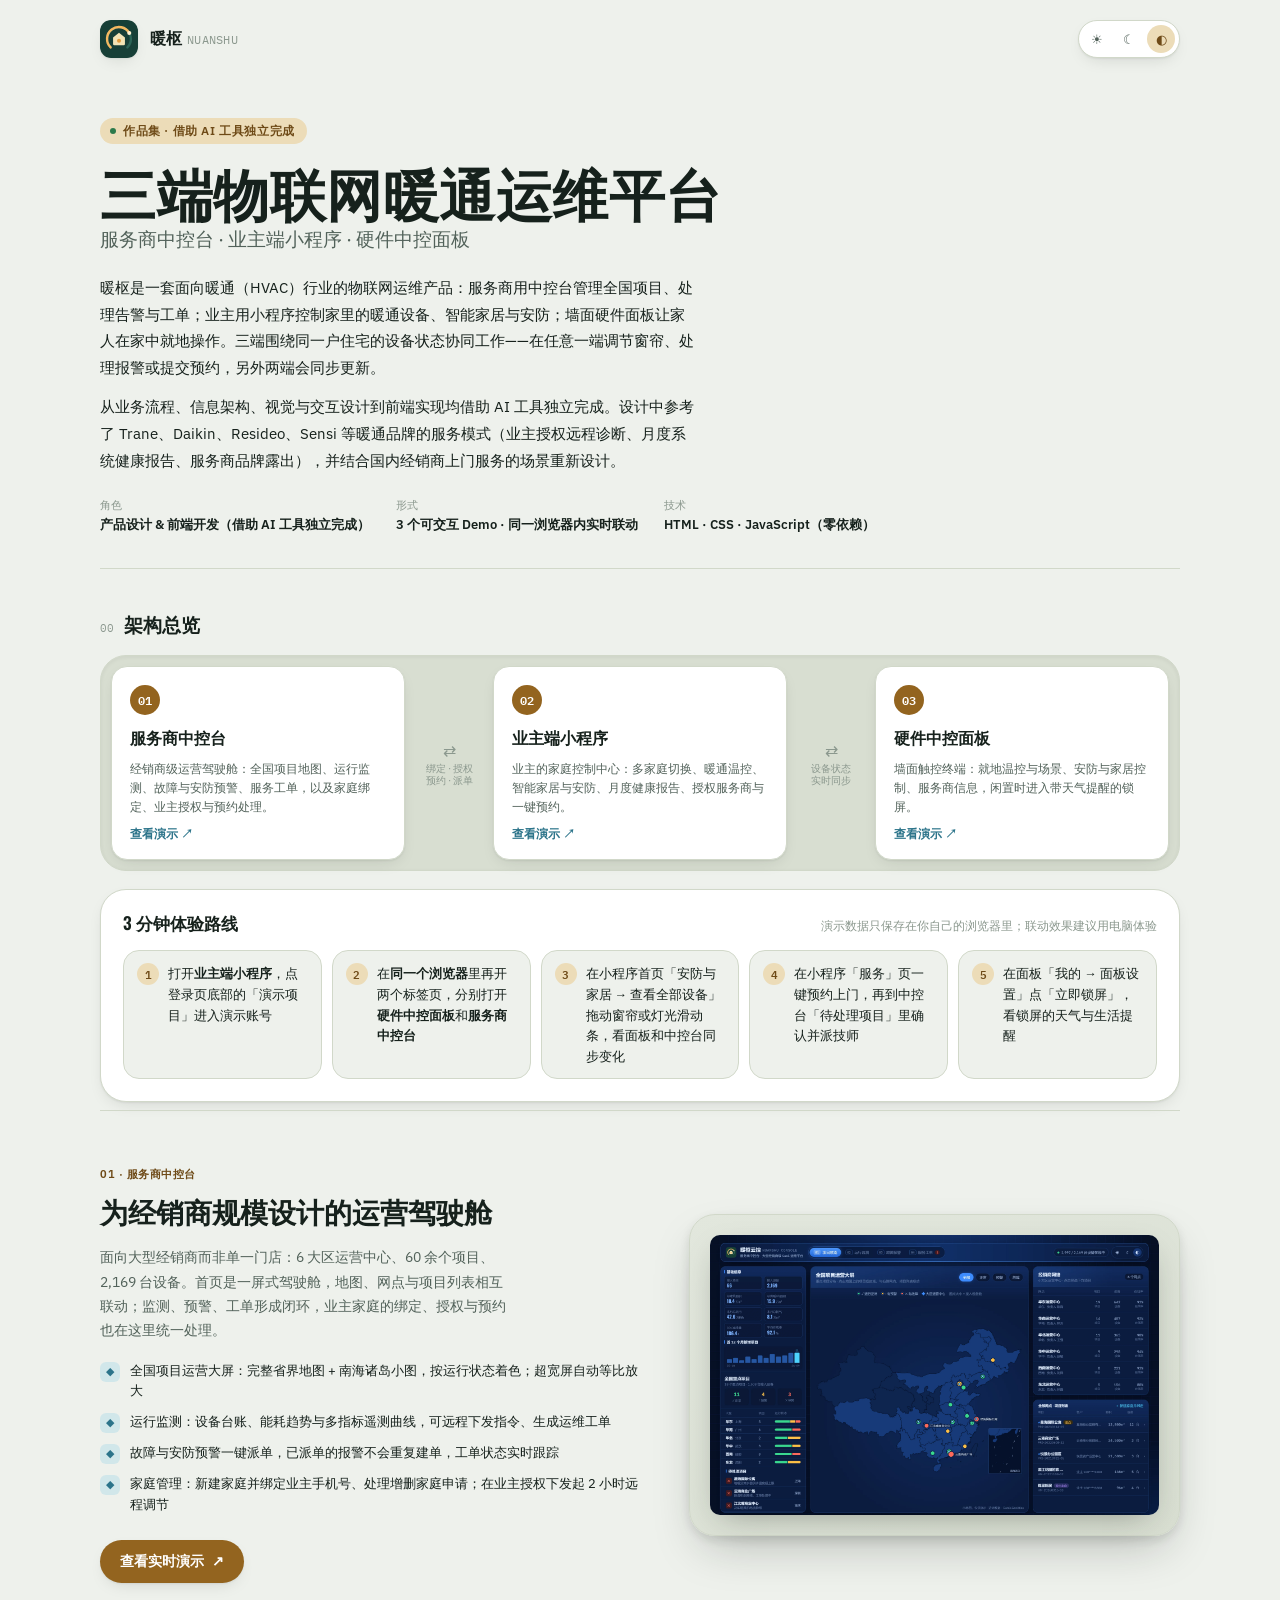
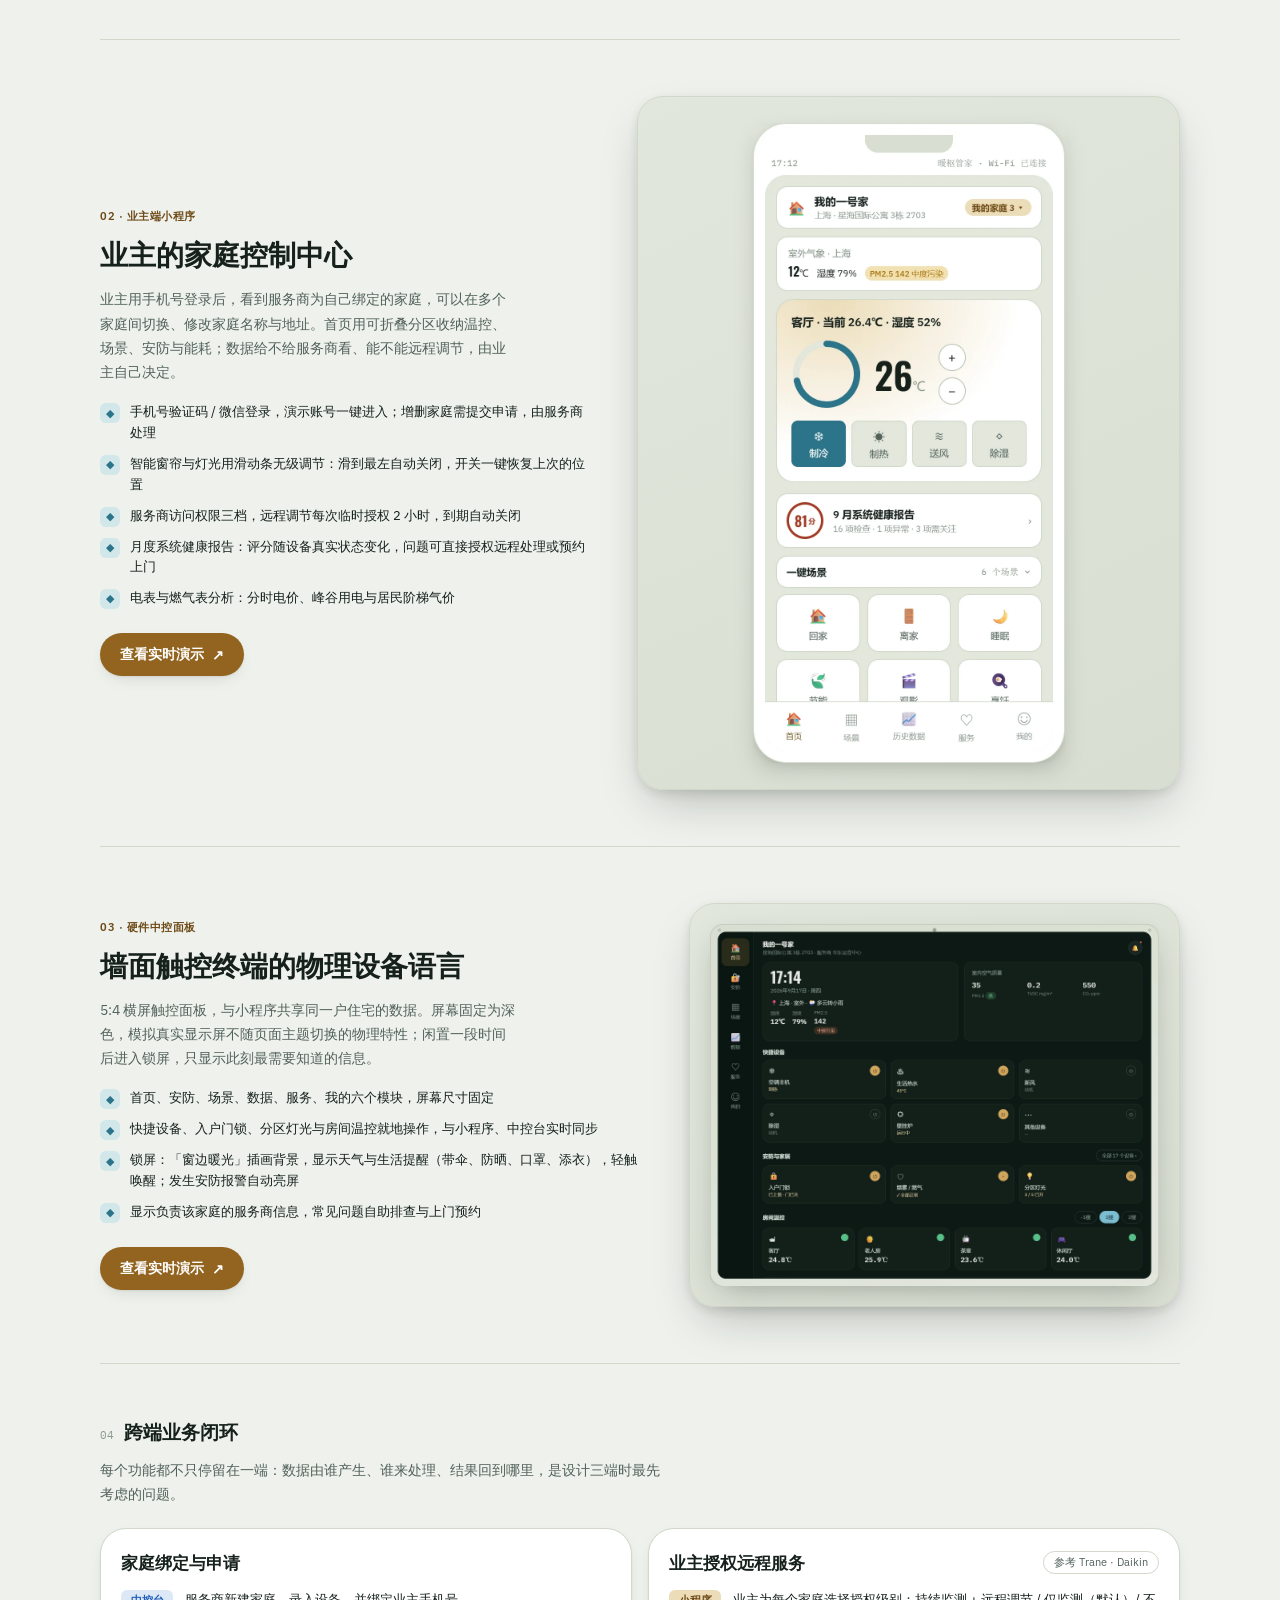
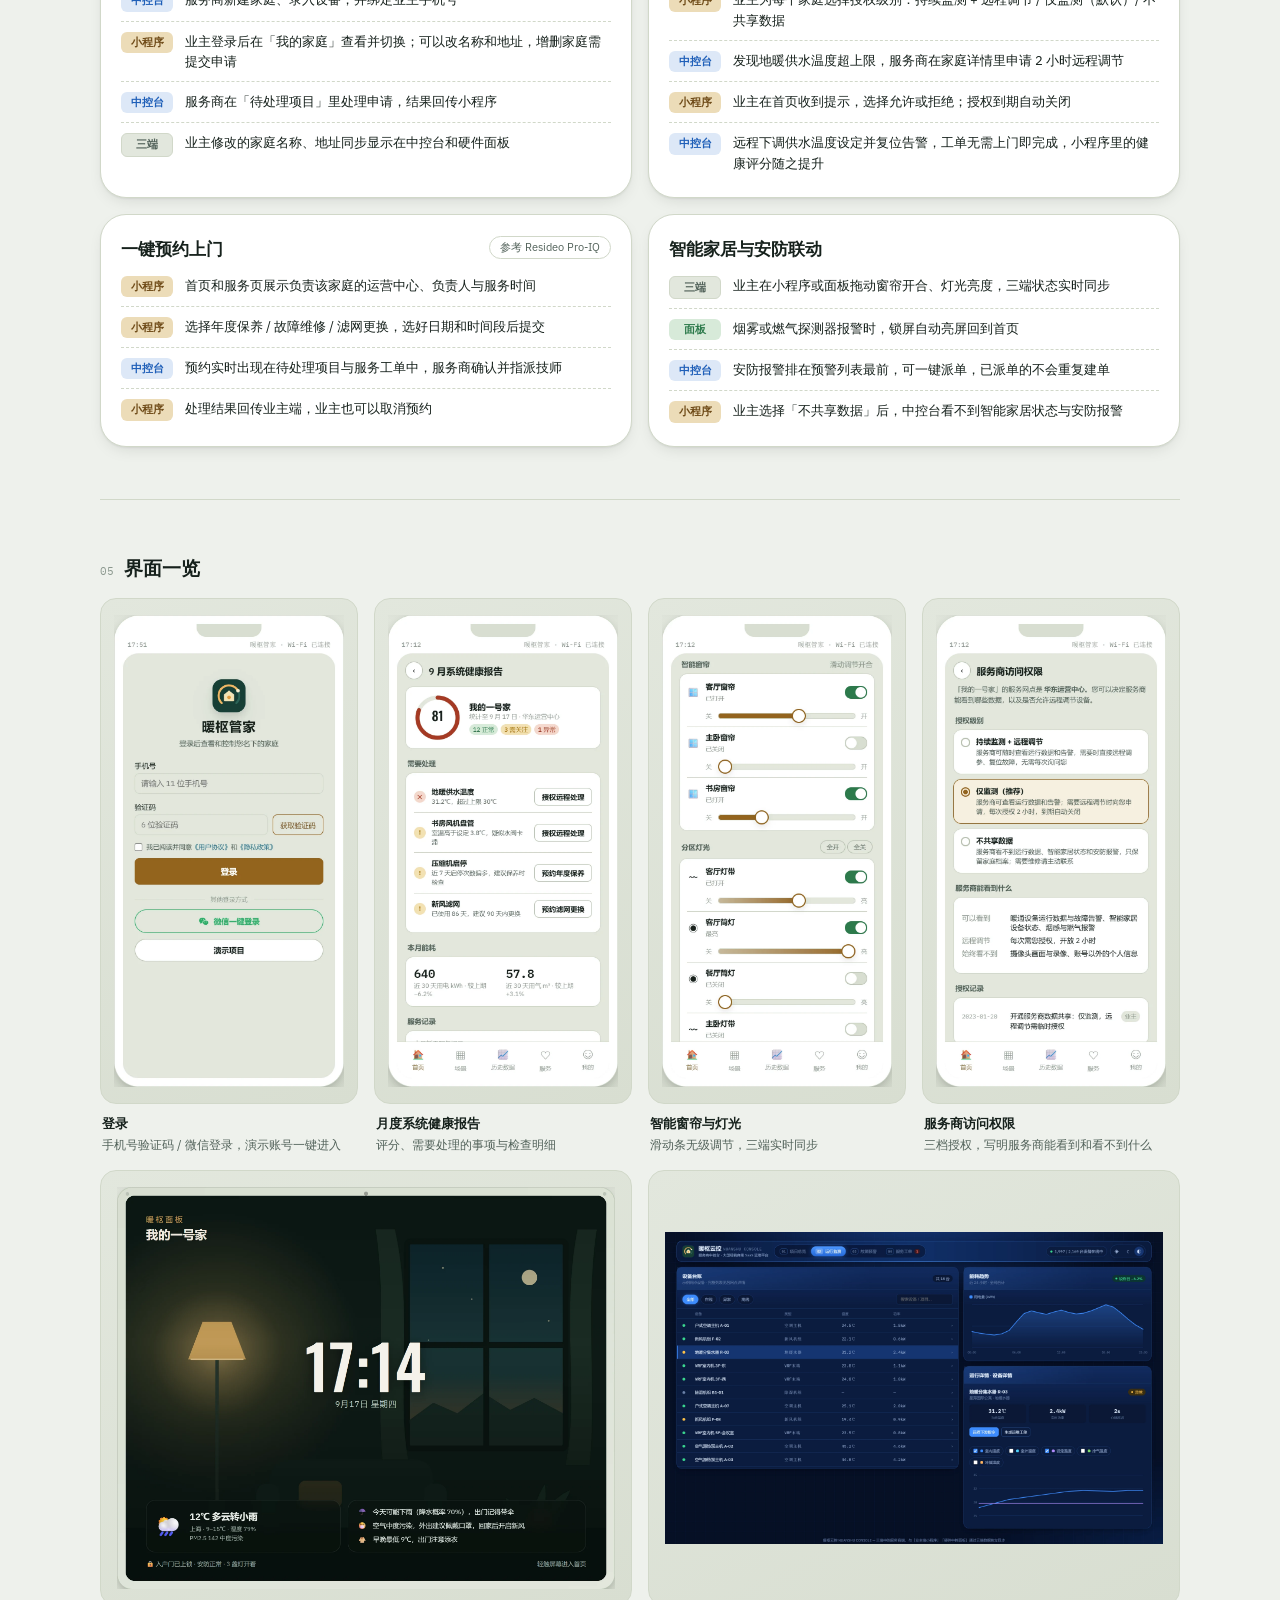
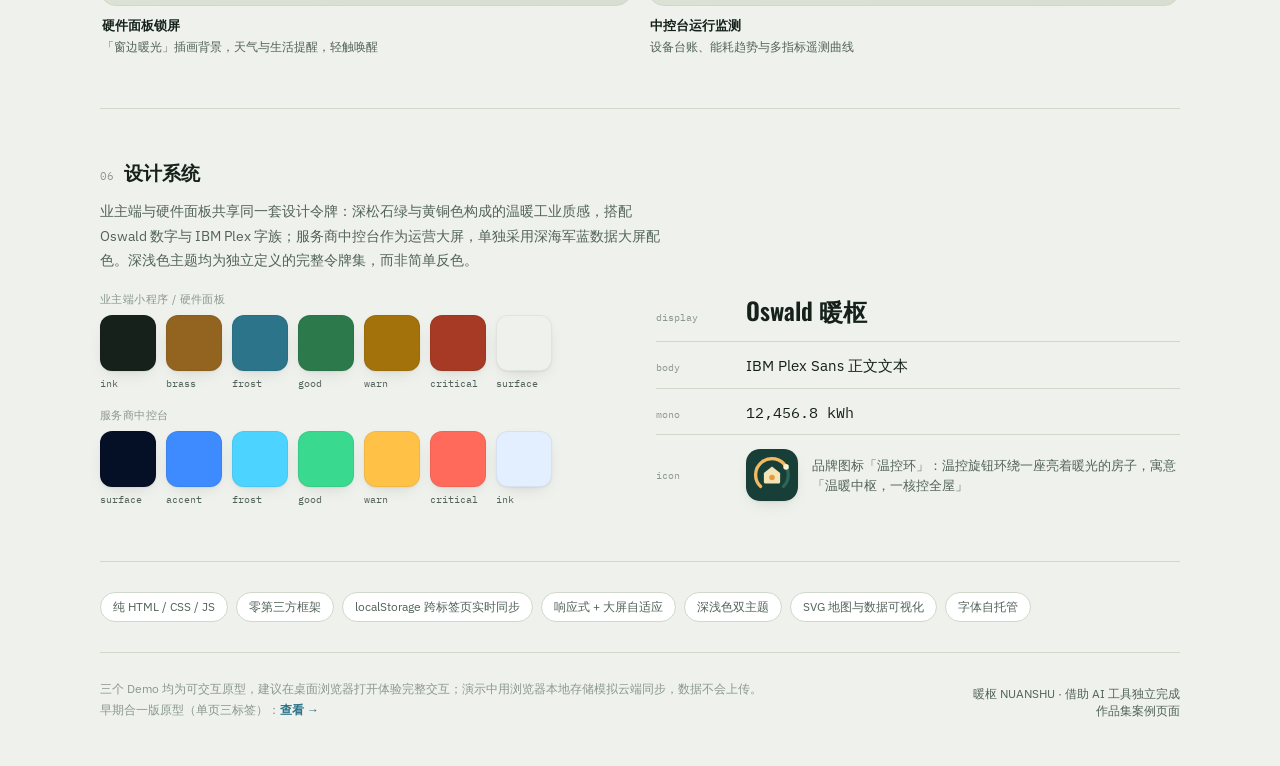
<file: index.html>
<!DOCTYPE html>
<html lang="zh-CN">
<head>
<meta charset="utf-8">
<meta name="viewport" content="width=device-width, initial-scale=1">
<title>暖枢 NUANSHU · 三端物联网暖通运维平台</title>
<meta name="description" content="暖枢：服务商中控台、业主端小程序、硬件中控面板三端联动的物联网暖通运维平台作品集，可在线体验。">
<meta name="robots" content="noindex, follow">
<link rel="canonical" href="https://khalilzheng.cn/nuanshu-hvac-platform/showcase.html">
<meta http-equiv="refresh" content="0; url=showcase.html">
<link rel="icon" type="image/svg+xml" href="[data-uri]">
<style>
  html,body{margin:0;height:100%;background:#0f1c17;color:#eef2ec;
    font-family:'IBM Plex Sans','PingFang SC','Microsoft YaHei',sans-serif;font-size:14.5px;line-height:1.9}
  .wrap{max-width:520px;margin:0 auto;padding:22vh 24px 0}
  .k{color:#a3b3a8;font-size:12.5px;letter-spacing:0.4px}
  h1{font-size:20px;font-weight:600;margin:6px 0 14px}
  a{color:#d6a95f;font-weight:600}
</style>
</head>
<body>
<div class="wrap">
  <div class="k">NUANSHU · PORTFOLIO</div>
  <h1>暖枢 NUANSHU · 三端物联网暖通运维平台</h1>
  <p>正在打开作品集展示页…… 如果没有自动跳转，请点这里：<a href="showcase.html">进入作品集 →</a></p>
</div>
<script>location.replace('showcase.html');</script>
</body>
</html>
</file>
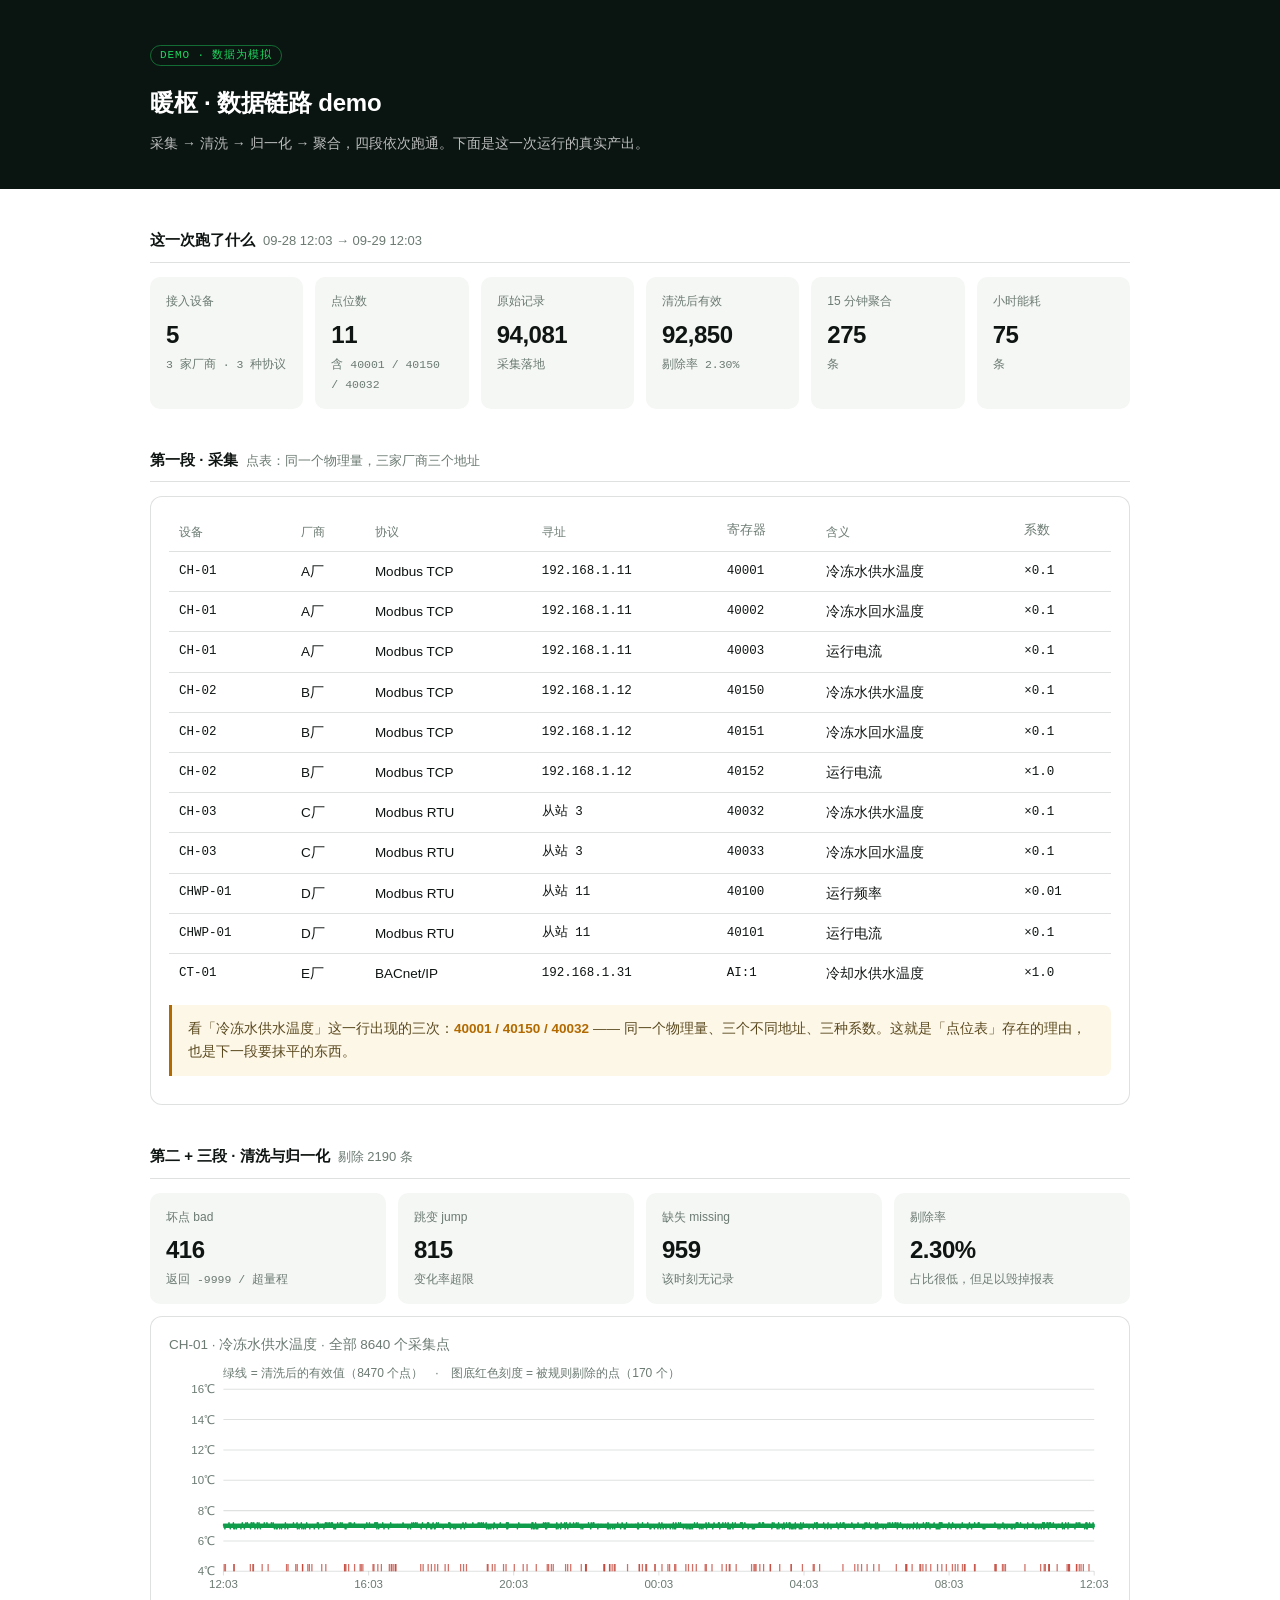
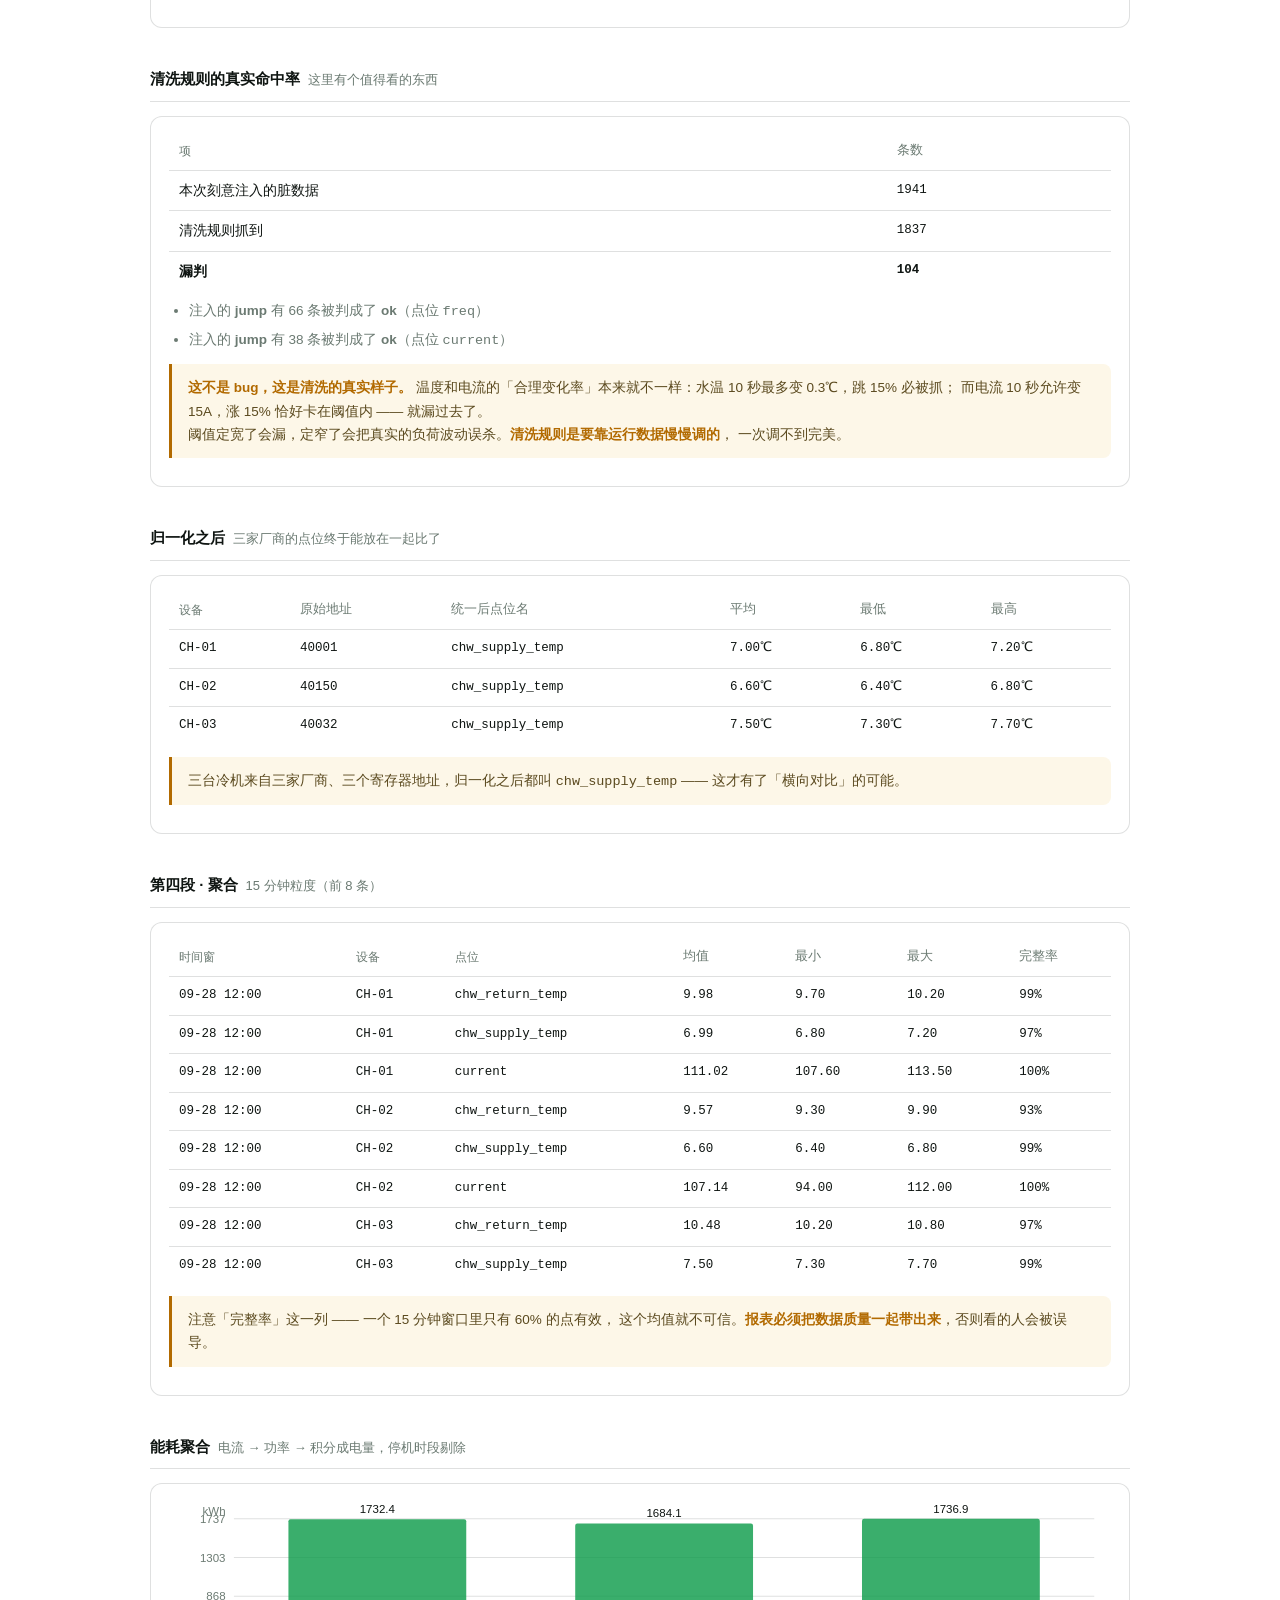
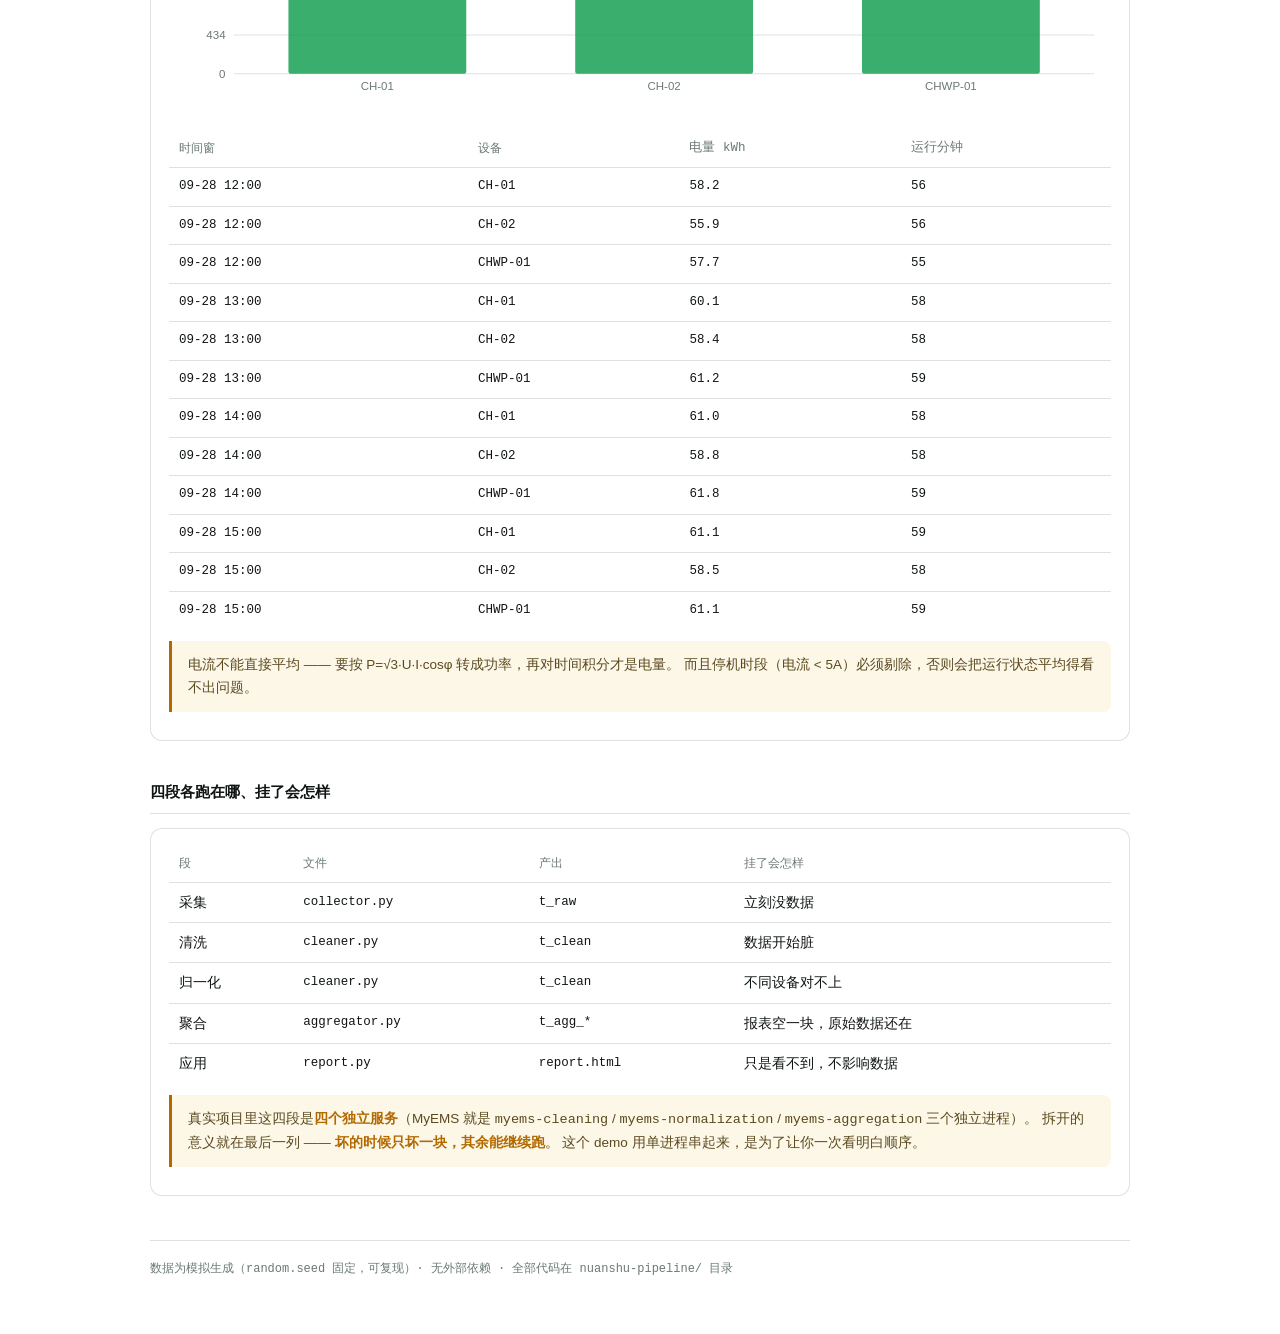
<file: pipeline.html>
<!DOCTYPE html>
<html lang="zh-CN"><head><meta charset="utf-8">
<meta name="viewport" content="width=device-width,initial-scale=1">
<title>暖枢 · 数据链路 demo 报告</title>
<style>
:root{--bg:#ffffff;--ink:#0f1512;--dim:#6b7a72;--line:rgba(15,21,18,.13);--deep:#0a1410;
--acc:#0f9d4c;--br:#1ed760;--warn:#b26a00;--bad:#c0392b;
--mono:ui-monospace,"SF Mono",Menlo,Consolas,monospace;
--sans:-apple-system,BlinkMacSystemFont,"Segoe UI","PingFang SC","Microsoft YaHei",sans-serif}
*{box-sizing:border-box}
body{margin:0;background:var(--bg);color:var(--ink);font:15px/1.72 var(--sans)}
.wrap{width:min(980px,calc(100% - 40px));margin:0 auto}
header{background:var(--deep);color:#fff;padding:40px 0 34px;margin-bottom:34px}
header h1{margin:0 0 8px;font-size:24px;font-weight:600;letter-spacing:-.01em}
header p{margin:0;color:rgba(255,255,255,.72);font-size:14px}
header .badge{display:inline-block;font:11px/1 var(--mono);letter-spacing:.08em;
border:1px solid rgba(30,215,96,.45);color:var(--br);padding:4px 9px;border-radius:100px;margin-bottom:16px}
h2{font-size:15px;font-weight:600;margin:38px 0 14px;padding-bottom:9px;
border-bottom:1px solid var(--line)}
h2 span{color:var(--dim);font-weight:400;font-size:13px;margin-left:8px}
.cards{display:grid;grid-template-columns:repeat(auto-fit,minmax(150px,1fr));gap:12px}
.card{background:#f5f7f4;border-radius:10px;padding:14px 16px}
.card .lb{font-size:12px;color:var(--dim)}
.card .vv{font-size:24px;font-weight:600;letter-spacing:-.02em;margin-top:2px}
.card .sb{font-size:11.5px;color:var(--dim);font-family:var(--mono)}
.panel{border:1px solid var(--line);border-radius:12px;padding:16px 18px;background:#fff}
table{width:100%;border-collapse:collapse;font-size:13.5px}
th,td{text-align:left;padding:8px 10px;border-bottom:1px solid var(--line)}
th{font-size:12px;color:var(--dim);font-weight:500}
td.mono,th.mono{font-family:var(--mono);font-size:12.5px}
tr:last-child td{border-bottom:0}
ul{margin:8px 0 0;padding-left:20px;font-size:13.5px;color:var(--dim)}
ul li{margin-bottom:5px}
.note{background:#fdf7e8;border-left:3px solid var(--warn);padding:12px 16px;
border-radius:0 8px 8px 0;font-size:13.5px;color:#5b4a1f;margin:12px 0}
.note b{color:var(--warn)}
.mono{font-family:var(--mono)}
.foot{margin:44px 0 60px;padding-top:18px;border-top:1px solid var(--line);
font-size:12px;color:var(--dim);font-family:var(--mono)}
</style></head><body>
<header><div class="wrap">
<div class="badge">DEMO · 数据为模拟</div>
<h1>暖枢 · 数据链路 demo</h1>
<p>采集 → 清洗 → 归一化 → 聚合，四段依次跑通。下面是这一次运行的真实产出。</p>
</div></header>

<div class="wrap">

<h2>这一次跑了什么<span>09-28 12:03 → 09-29 12:03</span></h2>
<div class="cards">
<div class="card"><div class="lb">接入设备</div>
        <div class="vv">5</div><div class="sb">3 家厂商 · 3 种协议</div></div>
<div class="card"><div class="lb">点位数</div>
        <div class="vv">11</div><div class="sb">含 40001 / 40150 / 40032</div></div>
<div class="card"><div class="lb">原始记录</div>
        <div class="vv">94,081</div><div class="sb">采集落地</div></div>
<div class="card"><div class="lb">清洗后有效</div>
        <div class="vv">92,850</div><div class="sb">剔除率 2.30%</div></div>
<div class="card"><div class="lb">15 分钟聚合</div>
        <div class="vv">275</div><div class="sb">条</div></div>
<div class="card"><div class="lb">小时能耗</div>
        <div class="vv">75</div><div class="sb">条</div></div>
</div>

<h2>第一段 · 采集<span>点表：同一个物理量，三家厂商三个地址</span></h2>
<div class="panel">
<table><tr><th>设备</th><th>厂商</th><th>协议</th><th>寻址</th>
<th class="mono">寄存器</th><th>含义</th><th class="mono">系数</th></tr>
<tr><td class="mono">CH-01</td><td>A厂</td><td>Modbus TCP</td><td class="mono">192.168.1.11</td><td class="mono">40001</td><td>冷冻水供水温度</td><td class="mono">×0.1</td></tr><tr><td class="mono">CH-01</td><td>A厂</td><td>Modbus TCP</td><td class="mono">192.168.1.11</td><td class="mono">40002</td><td>冷冻水回水温度</td><td class="mono">×0.1</td></tr><tr><td class="mono">CH-01</td><td>A厂</td><td>Modbus TCP</td><td class="mono">192.168.1.11</td><td class="mono">40003</td><td>运行电流</td><td class="mono">×0.1</td></tr><tr><td class="mono">CH-02</td><td>B厂</td><td>Modbus TCP</td><td class="mono">192.168.1.12</td><td class="mono">40150</td><td>冷冻水供水温度</td><td class="mono">×0.1</td></tr><tr><td class="mono">CH-02</td><td>B厂</td><td>Modbus TCP</td><td class="mono">192.168.1.12</td><td class="mono">40151</td><td>冷冻水回水温度</td><td class="mono">×0.1</td></tr><tr><td class="mono">CH-02</td><td>B厂</td><td>Modbus TCP</td><td class="mono">192.168.1.12</td><td class="mono">40152</td><td>运行电流</td><td class="mono">×1.0</td></tr><tr><td class="mono">CH-03</td><td>C厂</td><td>Modbus RTU</td><td class="mono">从站 3</td><td class="mono">40032</td><td>冷冻水供水温度</td><td class="mono">×0.1</td></tr><tr><td class="mono">CH-03</td><td>C厂</td><td>Modbus RTU</td><td class="mono">从站 3</td><td class="mono">40033</td><td>冷冻水回水温度</td><td class="mono">×0.1</td></tr><tr><td class="mono">CHWP-01</td><td>D厂</td><td>Modbus RTU</td><td class="mono">从站 11</td><td class="mono">40100</td><td>运行频率</td><td class="mono">×0.01</td></tr><tr><td class="mono">CHWP-01</td><td>D厂</td><td>Modbus RTU</td><td class="mono">从站 11</td><td class="mono">40101</td><td>运行电流</td><td class="mono">×0.1</td></tr><tr><td class="mono">CT-01</td><td>E厂</td><td>BACnet/IP</td><td class="mono">192.168.1.31</td><td class="mono">AI:1</td><td>冷却水供水温度</td><td class="mono">×1.0</td></tr>
</table>
<div class="note">看「冷冻水供水温度」这一行出现的三次：<b>40001 / 40150 / 40032</b> ——
同一个物理量、三个不同地址、三种系数。这就是「点位表」存在的理由，也是下一段要抹平的东西。</div>
</div>

<h2>第二 + 三段 · 清洗与归一化<span>剔除 2190 条</span></h2>
<div class="cards">
<div class="card"><div class="lb">坏点 bad</div>
        <div class="vv">416</div><div class="sb">返回 -9999 / 超量程</div></div>
<div class="card"><div class="lb">跳变 jump</div>
        <div class="vv">815</div><div class="sb">变化率超限</div></div>
<div class="card"><div class="lb">缺失 missing</div>
        <div class="vv">959</div><div class="sb">该时刻无记录</div></div>
<div class="card"><div class="lb">剔除率</div>
        <div class="vv">2.30%</div><div class="sb">占比很低，但足以毁掉报表</div></div>
</div>

<div class="panel" style="margin-top:12px">
<div style="font-size:13.5px;color:var(--dim);margin-bottom:6px">
CH-01 · 冷冻水供水温度 · 全部 8640 个采集点</div>
<svg viewBox="0 0 900 230" width="100%" role="img" aria-label="同一测点：清洗后的曲线与被剔除的坏点">
<line x1="52" y1="200.0" x2="884" y2="200.0" stroke="rgba(15,21,18,.13)" stroke-width="1"/>
<text x="44" y="200.0" font-size="11" fill="#6b7a72" text-anchor="end" dominant-baseline="central">4℃</text>
<line x1="52" y1="171.0" x2="884" y2="171.0" stroke="rgba(15,21,18,.13)" stroke-width="1"/>
<text x="44" y="171.0" font-size="11" fill="#6b7a72" text-anchor="end" dominant-baseline="central">6℃</text>
<line x1="52" y1="142.0" x2="884" y2="142.0" stroke="rgba(15,21,18,.13)" stroke-width="1"/>
<text x="44" y="142.0" font-size="11" fill="#6b7a72" text-anchor="end" dominant-baseline="central">8℃</text>
<line x1="52" y1="113.0" x2="884" y2="113.0" stroke="rgba(15,21,18,.13)" stroke-width="1"/>
<text x="44" y="113.0" font-size="11" fill="#6b7a72" text-anchor="end" dominant-baseline="central">10℃</text>
<line x1="52" y1="84.0" x2="884" y2="84.0" stroke="rgba(15,21,18,.13)" stroke-width="1"/>
<text x="44" y="84.0" font-size="11" fill="#6b7a72" text-anchor="end" dominant-baseline="central">12℃</text>
<line x1="52" y1="55.0" x2="884" y2="55.0" stroke="rgba(15,21,18,.13)" stroke-width="1"/>
<text x="44" y="55.0" font-size="11" fill="#6b7a72" text-anchor="end" dominant-baseline="central">14℃</text>
<line x1="52" y1="26.0" x2="884" y2="26.0" stroke="rgba(15,21,18,.13)" stroke-width="1"/>
<text x="44" y="26.0" font-size="11" fill="#6b7a72" text-anchor="end" dominant-baseline="central">16℃</text>
<line x1="52.0" y1="200" x2="52.0" y2="204" stroke="rgba(15,21,18,.13)" stroke-width="1"/>
<text x="52.0" y="216" font-size="11" fill="#6b7a72" text-anchor="middle">12:03</text>
<line x1="190.7" y1="200" x2="190.7" y2="204" stroke="rgba(15,21,18,.13)" stroke-width="1"/>
<text x="190.7" y="216" font-size="11" fill="#6b7a72" text-anchor="middle">16:03</text>
<line x1="329.3" y1="200" x2="329.3" y2="204" stroke="rgba(15,21,18,.13)" stroke-width="1"/>
<text x="329.3" y="216" font-size="11" fill="#6b7a72" text-anchor="middle">20:03</text>
<line x1="468.0" y1="200" x2="468.0" y2="204" stroke="rgba(15,21,18,.13)" stroke-width="1"/>
<text x="468.0" y="216" font-size="11" fill="#6b7a72" text-anchor="middle">00:03</text>
<line x1="606.7" y1="200" x2="606.7" y2="204" stroke="rgba(15,21,18,.13)" stroke-width="1"/>
<text x="606.7" y="216" font-size="11" fill="#6b7a72" text-anchor="middle">04:03</text>
<line x1="745.3" y1="200" x2="745.3" y2="204" stroke="rgba(15,21,18,.13)" stroke-width="1"/>
<text x="745.3" y="216" font-size="11" fill="#6b7a72" text-anchor="middle">08:03</text>
<line x1="884.0" y1="200" x2="884.0" y2="204" stroke="rgba(15,21,18,.13)" stroke-width="1"/>
<text x="884.0" y="216" font-size="11" fill="#6b7a72" text-anchor="middle">12:03</text>
<polyline points="52.0,156.5 52.1,156.5 52.2,155.1 52.3,155.1 52.4,156.5 52.5,157.9 52.6,157.9 52.8,156.5 52.9,156.5 53.0,155.1 53.1,155.1 53.2,155.1 53.3,156.5 53.3,157.9 53.4,159.4 53.5,157.9 53.6,156.5 53.7,156.5 53.8,155.1 54.0,155.1 54.1,156.5 54.2,157.9 54.3,157.9 54.4,157.9 54.5,157.9 54.6,155.1 54.7,155.1 54.8,155.1 54.9,156.5 55.0,156.5 55.1,157.9 55.2,157.9 55.3,157.9 55.4,156.5 55.5,155.1 55.6,155.1 55.7,155.1 55.8,156.5 55.9,157.9 55.9,157.9 56.0,157.9 56.1,157.9 56.2,156.5 56.3,155.1 56.4,155.1 56.5,156.5 56.6,156.5 56.7,156.5 56.8,156.5 56.9,157.9 57.0,157.9 57.1,156.5 57.2,155.1 57.3,153.6 57.4,155.1 57.5,156.5 57.6,157.9 57.7,157.9 57.8,157.9 57.9,156.5 58.0,155.1 58.1,155.1 58.2,155.1 58.3,156.5 58.4,156.5 58.5,157.9 58.5,159.4 58.6,157.9 58.7,156.5 58.8,155.1 58.9,155.1 59.0,155.1 59.1,156.5 59.2,156.5 59.3,157.9 59.4,157.9 59.5,157.9 59.6,156.5 59.7,155.1 59.8,155.1 59.9,155.1 60.0,155.1 60.1,157.9 60.2,157.9 60.3,157.9 60.4,157.9 60.5,156.5 60.6,155.1 60.7,155.1 60.8,155.1 60.9,156.5 61.0,156.5 61.1,157.9 61.1,157.9 61.2,156.5 61.3,155.1 61.4,155.1 61.5,153.6 61.6,156.5 61.7,156.5 61.8,159.4 62.0,157.9 62.1,156.5 62.2,156.5 62.4,155.1 62.5,155.1 62.6,157.9 62.7,159.4 62.8,157.9 62.9,157.9 63.0,156.5 63.1,155.1 63.2,155.1 63.3,155.1 63.4,156.5 63.5,157.9 63.6,157.9 63.7,157.9 63.7,157.9 63.8,156.5 63.9,155.1 64.0,155.1 64.1,156.5 64.2,156.5 64.3,157.9 64.4,159.4 64.5,157.9 64.6,157.9 64.7,156.5 64.8,155.1 64.9,155.1 65.0,156.5 65.1,156.5 65.2,157.9 65.3,157.9 65.4,156.5 65.5,157.9 65.6,156.5 65.7,155.1 65.8,155.1 65.9,155.1 66.0,156.5 66.1,157.9 66.2,157.9 66.3,157.9 66.3,156.5 66.4,155.1 66.5,155.1 66.6,155.1 66.7,156.5 66.8,156.5 66.9,157.9 67.0,157.9 67.1,157.9 67.2,156.5 67.3,155.1 67.4,155.1 67.5,155.1 67.6,156.5 67.7,157.9 67.8,157.9 67.9,157.9 68.0,157.9 68.1,155.1 68.2,155.1 68.3,155.1 68.4,155.1 68.5,156.5 68.6,157.9 68.7,159.4 68.8,157.9 68.9,156.5 69.0,155.1 69.0,155.1 69.1,155.1 69.2,156.5 69.3,156.5 69.4,157.9 69.5,157.9 69.6,157.9 69.7,156.5 69.8,156.5 69.9,155.1 70.0,153.6 70.1,155.1 70.2,157.9 70.3,157.9 70.4,157.9 70.5,157.9 70.6,156.5 70.7,155.1 70.8,155.1 70.9,155.1 71.0,156.5 71.1,157.9 71.2,157.9 71.3,157.9 71.4,156.5 71.5,156.5 71.6,155.1 71.6,155.1 71.7,155.1 71.8,156.5 71.9,157.9 72.0,159.4 72.1,157.9 72.2,156.5 72.3,156.5 72.4,155.1 72.5,155.1 72.6,155.1 72.7,156.5 72.8,156.5 72.9,157.9 73.0,157.9 73.1,156.5 73.2,155.1 73.3,155.1 73.4,153.6 73.5,156.5 73.6,156.5 73.7,157.9 73.8,157.9 73.9,156.5 74.0,156.5 74.1,155.1 74.2,155.1 74.2,155.1 74.3,156.5 74.4,156.5 74.5,157.9 74.6,157.9 74.7,157.9 74.8,156.5 74.9,153.6 75.0,155.1 75.1,155.1 75.2,156.5 75.3,157.9 75.4,157.9 75.5,157.9 75.6,157.9 75.7,156.5 75.8,155.1 75.9,155.1 76.0,155.1 76.1,156.5 76.2,157.9 76.3,157.9 76.4,157.9 76.5,156.5 76.6,155.1 76.7,155.1 76.8,155.1 76.8,156.5 76.9,157.9 77.0,157.9 77.1,157.9 77.2,157.9 77.3,156.5 77.4,155.1 77.5,155.1 77.6,155.1 77.8,156.5 77.9,159.4 78.0,157.9 78.1,156.5 78.2,156.5 78.3,155.1 78.4,155.1 78.5,153.6 78.6,156.5 78.7,157.9 78.8,157.9 78.9,157.9 79.0,156.5 79.1,155.1 79.2,155.1 79.3,153.6 79.4,156.5 79.4,156.5 79.5,157.9 79.6,157.9 79.7,157.9 79.8,156.5 79.9,156.5 80.0,155.1 80.2,156.5 80.3,156.5 80.4,157.9 80.5,157.9 80.6,157.9 80.8,155.1 80.9,153.6 81.0,153.6 81.1,156.5 81.2,156.5 81.3,157.9 81.4,157.9 81.5,156.5 81.6,156.5 81.7,156.5 81.8,155.1 81.9,155.1 82.0,156.5 82.0,157.9 82.1,159.4 82.2,157.9 82.3,157.9 82.4,156.5 82.5,155.1 82.6,155.1 82.7,155.1 82.8,156.5 82.9,157.9 83.0,157.9 83.1,157.9 83.2,156.5 83.3,155.1 83.4,155.1 83.5,155.1 83.6,155.1 83.7,157.9 83.8,157.9 83.9,157.9 84.0,157.9 84.1,156.5 84.2,156.5 84.3,153.6 84.4,153.6 84.5,156.5 84.6,157.9 84.6,159.4 84.7,157.9 84.8,157.9 84.9,156.5 85.0,155.1 85.1,155.1 85.2,155.1 85.3,155.1 85.4,156.5 85.5,157.9 85.6,157.9 85.7,157.9 85.8,156.5 85.9,155.1 86.0,153.6 86.1,155.1 86.2,156.5 86.3,157.9 86.4,157.9 86.5,157.9 86.6,156.5 86.7,155.1 86.8,155.1 86.9,155.1 87.0,155.1 87.1,156.5 87.2,157.9 87.2,159.4 87.3,157.9 87.4,156.5 87.5,155.1 87.6,155.1 87.7,155.1 87.8,156.5 87.9,156.5 88.0,157.9 88.1,157.9 88.2,157.9 88.3,156.5 88.4,155.1 88.5,155.1 88.6,155.1 88.7,156.5 88.8,157.9 88.9,157.9 89.1,157.9 89.2,156.5 89.3,155.1 89.4,155.1 89.5,156.5 89.6,156.5 89.7,156.5 89.8,157.9 89.8,157.9 89.9,156.5 90.0,156.5 90.1,155.1 90.2,155.1 90.3,155.1 90.4,157.9 90.5,156.5 90.6,157.9 90.7,157.9 90.8,156.5 90.9,155.1 91.0,153.6 91.1,155.1 91.2,155.1 91.3,157.9 91.4,157.9 91.5,157.9 91.6,157.9 91.7,156.5 91.8,155.1 91.9,155.1 92.0,155.1 92.1,155.1 92.2,157.9 92.3,157.9 92.4,157.9 92.4,157.9 92.5,156.5 92.6,155.1 92.7,155.1 92.8,155.1 92.9,156.5 93.0,156.5 93.1,157.9 93.2,157.9 93.3,157.9 93.4,155.1 93.5,153.6 93.6,153.6 93.7,155.1 93.8,156.5 93.9,157.9 94.0,157.9 94.1,157.9 94.2,156.5 94.3,156.5 94.4,155.1 94.5,155.1 94.6,155.1 94.8,157.9 94.9,157.9 95.0,156.5 95.0,156.5 95.1,155.1 95.2,155.1 95.3,155.1 95.4,156.5 95.5,157.9 95.6,157.9 95.7,157.9 95.8,157.9 95.9,156.5 96.0,155.1 96.1,155.1 96.2,155.1 96.3,156.5 96.4,157.9 96.5,157.9 96.6,157.9 96.7,156.5 96.8,155.1 96.9,155.1 97.0,155.1 97.1,155.1 97.2,156.5 97.3,157.9 97.4,157.9 97.5,157.9 97.6,156.5 97.6,156.5 97.7,155.1 97.8,153.6 97.9,156.5 98.0,156.5 98.1,157.9 98.2,157.9 98.3,157.9 98.4,156.5 98.5,155.1 98.6,155.1 98.7,155.1 98.8,155.1 98.9,156.5 99.0,157.9 99.1,157.9 99.2,157.9 99.3,156.5 99.4,155.1 99.5,153.6 99.6,155.1 99.7,156.5 99.8,157.9 99.9,157.9 100.0,157.9 100.1,157.9 100.2,156.5 100.3,155.1 100.3,155.1 100.4,155.1 100.5,156.5 100.6,156.5 100.7,159.4 100.8,157.9 100.9,156.5 101.0,156.5 101.1,155.1 101.2,155.1 101.3,155.1 101.4,156.5 101.5,157.9 101.6,157.9 101.7,157.9 101.8,156.5 101.9,155.1 102.0,155.1 102.1,155.1 102.2,155.1 102.3,157.9 102.4,157.9 102.5,159.4 102.6,156.5 102.7,156.5 102.8,155.1 102.9,155.1 102.9,155.1 103.0,156.5 103.1,157.9 103.2,156.5 103.3,159.4 103.4,157.9 103.5,156.5 103.6,155.1 103.7,155.1 103.8,155.1 103.9,156.5 104.0,157.9 104.1,157.9 104.2,157.9 104.3,156.5 104.4,156.5 104.5,155.1 104.6,155.1 104.7,155.1 104.8,156.5 104.9,156.5 105.0,157.9 105.1,157.9 105.2,157.9 105.3,156.5 105.4,155.1 105.5,155.1 105.5,155.1 105.6,157.9 105.7,159.4 105.8,156.5 105.9,157.9 106.0,157.9 106.1,155.1 106.2,155.1 106.3,155.1 106.4,156.5 106.5,157.9 106.6,157.9 106.7,157.9 106.8,157.9 106.9,156.5 107.0,155.1 107.1,155.1 107.2,155.1 107.3,156.5 107.4,157.9 107.5,159.4 107.6,157.9 107.7,156.5 107.8,156.5 107.9,155.1 108.0,155.1 108.1,155.1 108.1,156.5 108.2,156.5 108.3,157.9 108.4,157.9 108.5,157.9 108.6,156.5 108.7,155.1 108.8,155.1 108.9,156.5 109.0,156.5 109.1,157.9 109.2,157.9 109.3,157.9 109.4,156.5 109.5,155.1 109.6,155.1 109.7,155.1 109.8,156.5 109.9,157.9 110.0,157.9 110.1,157.9 110.2,157.9 110.3,156.5 110.4,155.1 110.5,155.1 110.6,155.1 110.7,155.1 110.7,156.5 110.8,157.9 110.9,159.4 111.0,156.5 111.1,156.5 111.2,153.6 111.3,155.1 111.4,155.1 111.5,156.5 111.6,157.9 111.7,157.9 111.8,157.9 111.9,156.5 112.0,156.5 112.1,155.1 112.2,155.1 112.4,156.5 112.5,157.9 112.6,157.9 112.7,156.5 112.8,156.5 112.9,155.1 113.0,155.1 113.1,155.1 113.2,155.1 113.3,156.5 113.3,159.4 113.4,159.4 113.5,157.9 113.6,155.1 113.8,155.1 113.9,155.1 114.0,156.5 114.1,157.9 114.2,157.9 114.3,157.9 114.4,157.9 114.5,156.5 114.6,155.1 114.7,155.1 114.8,155.1 114.9,156.5 115.0,157.9 115.1,157.9 115.2,157.9 115.3,156.5 115.4,155.1 115.5,155.1 115.6,155.1 115.7,155.1 115.8,156.5 115.9,157.9 115.9,157.9 116.0,156.5 116.1,156.5 116.2,156.5 116.3,155.1 116.4,155.1 116.5,156.5 116.6,156.5 116.7,157.9 116.8,157.9 116.9,157.9 117.0,156.5 117.1,155.1 117.2,155.1 117.3,155.1 117.4,156.5 117.5,157.9 117.6,157.9 117.7,157.9 117.8,157.9 117.9,155.1 118.0,155.1 118.1,155.1 118.2,155.1 118.3,156.5 118.4,156.5 118.5,157.9 118.5,157.9 118.6,156.5 118.7,155.1 118.8,155.1 118.9,153.6 119.0,156.5 119.1,156.5 119.2,157.9 119.3,157.9 119.4,157.9 119.5,156.5 119.6,155.1 119.7,155.1 119.8,155.1 119.9,155.1 120.0,156.5 120.1,157.9 120.2,157.9 120.3,157.9 120.4,156.5 120.5,156.5 120.6,155.1 120.7,155.1 120.8,156.5 120.9,157.9 121.0,157.9 121.1,156.5 121.2,156.5 121.3,155.1 121.4,155.1 121.5,155.1 121.6,157.9 121.7,156.5 121.8,157.9 121.9,156.5 122.0,156.5 122.1,156.5 122.2,155.1 122.3,153.6 122.4,156.5 122.6,157.9 122.7,159.4 122.8,157.9 122.9,156.5 123.0,155.1 123.1,155.1 123.2,155.1 123.3,156.5 123.4,156.5 123.5,157.9 123.6,157.9 123.7,157.9 123.7,156.5 123.8,155.1 123.9,155.1 124.0,155.1 124.1,156.5 124.2,156.5 124.3,159.4 124.4,157.9 124.5,157.9 124.6,156.5 124.7,155.1 124.8,155.1 124.9,155.1 125.0,155.1 125.1,157.9 125.2,157.9 125.3,157.9 125.4,157.9 125.5,156.5 125.6,155.1 125.7,155.1 125.8,155.1 125.9,156.5 126.0,157.9 126.1,157.9 126.2,157.9 126.3,156.5 126.3,156.5 126.4,153.6 126.5,155.1 126.6,155.1 126.7,156.5 126.8,157.9 126.9,159.4 127.0,157.9 127.1,156.5 127.2,156.5 127.3,155.1 127.4,155.1 127.6,157.9 127.8,157.9 127.9,157.9 128.0,156.5 128.1,155.1 128.2,155.1 128.3,155.1 128.4,156.5 128.5,157.9 128.6,159.4 128.7,157.9 128.8,156.5 128.9,156.5 128.9,155.1 129.0,155.1 129.1,155.1 129.2,156.5 129.3,157.9 129.4,157.9 129.5,157.9 129.6,156.5 129.7,156.5 129.8,155.1 129.9,155.1 130.0,155.1 130.1,156.5 130.2,157.9 130.3,159.4 130.4,157.9 130.5,156.5 130.6,155.1 130.7,155.1 130.8,155.1 130.9,155.1 131.0,156.5 131.1,157.9 131.2,157.9 131.3,157.9 131.4,155.1 131.5,155.1 131.5,153.6 131.6,155.1 131.7,156.5 131.8,156.5 131.9,157.9 132.0,157.9 132.1,157.9 132.2,156.5 132.3,155.1 132.4,155.1 132.5,155.1 132.7,156.5 132.8,157.9 132.9,157.9 133.0,156.5 133.1,156.5 133.2,156.5 133.3,155.1 133.4,155.1 133.5,156.5 133.6,157.9 133.7,157.9 133.8,157.9 133.9,156.5 134.0,156.5 134.2,155.1 134.2,156.5 134.3,156.5 134.4,157.9 134.5,159.4 134.6,157.9 134.7,156.5 134.8,155.1 134.9,155.1 135.0,155.1 135.1,156.5 135.2,157.9 135.3,157.9 135.4,157.9 135.5,157.9 135.6,156.5 135.7,155.1 135.8,155.1 135.9,156.5 136.0,156.5 136.1,157.9 136.2,157.9 136.3,157.9 136.4,156.5 136.6,155.1 136.7,155.1 136.8,155.1 136.8,156.5 136.9,157.9 137.0,157.9 137.1,157.9 137.2,156.5 137.3,156.5 137.4,155.1 137.5,155.1 137.6,155.1 137.7,157.9 137.8,157.9 137.9,157.9 138.0,157.9 138.1,156.5 138.2,156.5 138.3,155.1 138.4,155.1 138.5,155.1 138.6,156.5 138.7,157.9 138.8,159.4 138.9,157.9 139.0,156.5 139.1,155.1 139.2,155.1 139.3,155.1 139.4,156.5 139.4,156.5 139.5,157.9 139.6,157.9 139.7,157.9 139.8,156.5 139.9,155.1 140.0,155.1 140.1,155.1 140.2,156.5 140.3,157.9 140.4,157.9 140.5,157.9 140.6,156.5 140.7,156.5 140.8,155.1 140.9,155.1 141.0,155.1 141.1,156.5 141.2,157.9 141.3,157.9 141.4,157.9 141.5,156.5 141.6,156.5 141.7,153.6 141.8,155.1 141.9,155.1 142.0,156.5 142.0,156.5 142.1,157.9 142.2,157.9 142.3,156.5 142.4,155.1 142.5,153.6 142.6,155.1 142.7,156.5 142.8,157.9 142.9,159.4 143.0,157.9 143.1,157.9 143.2,156.5 143.3,155.1 143.4,155.1 143.5,156.5 143.6,156.5 143.7,157.9 143.8,157.9 143.9,157.9 144.0,157.9 144.1,156.5 144.2,155.1 144.3,155.1 144.4,155.1 144.5,157.9 144.6,156.5 144.6,157.9 144.7,157.9 144.8,156.5 144.9,155.1 145.0,155.1 145.1,155.1 145.2,156.5 145.3,156.5 145.4,157.9 145.5,157.9 145.6,157.9 145.7,156.5 145.8,155.1 146.0,155.1 146.1,156.5 146.2,156.5 146.3,157.9 146.4,157.9 146.5,156.5 146.6,155.1 146.7,155.1 146.8,156.5 146.9,155.1 147.0,155.1 147.1,157.9 147.2,157.9 147.2,157.9 147.3,156.5 147.4,156.5 147.5,155.1 147.6,155.1 147.7,155.1 147.8,156.5 147.9,157.9 148.0,159.4 148.1,157.9 148.2,156.5 148.3,155.1 148.4,155.1 148.5,155.1 148.6,156.5 148.7,157.9 148.8,157.9 148.9,157.9 149.0,157.9 149.1,156.5 149.2,155.1 149.3,155.1 149.4,153.6 149.5,155.1 149.6,157.9 149.7,157.9 149.8,156.5 149.9,156.5 150.0,155.1 150.1,155.1 150.2,153.6 150.3,156.5 150.4,156.5 150.5,157.9 150.6,157.9 150.7,156.5 150.8,156.5 150.9,155.1 151.0,155.1 151.1,156.5 151.2,156.5 151.3,156.5 151.4,157.9 151.5,157.9 151.6,156.5 151.7,155.1 151.8,155.1 151.9,153.6 152.0,156.5 152.1,156.5 152.2,157.9 152.3,156.5 152.4,157.9 152.4,156.5 152.5,155.1 152.6,155.1 152.7,155.1 152.8,156.5 152.9,157.9 153.0,157.9 153.1,157.9 153.2,156.5 153.3,156.5 153.4,155.1 153.5,153.6 153.6,155.1 153.7,156.5 153.8,156.5 153.9,157.9 154.0,157.9 154.1,156.5 154.2,155.1 154.3,155.1 154.4,155.1 154.5,155.1 154.6,156.5 154.7,157.9 154.8,157.9 154.9,157.9 155.0,156.5 155.0,155.1 155.1,155.1 155.2,153.6 155.3,155.1 155.4,156.5 155.5,157.9 155.6,157.9 155.7,157.9 155.8,156.5 155.9,156.5 156.0,153.6 156.1,155.1 156.2,155.1 156.3,156.5 156.4,157.9 156.5,157.9 156.6,156.5 156.7,156.5 156.8,156.5 156.9,155.1 157.0,155.1 157.1,155.1 157.2,156.5 157.3,157.9 157.4,159.4 157.5,157.9 157.6,155.1 157.6,155.1 157.7,155.1 157.8,155.1 157.9,156.5 158.0,157.9 158.1,157.9 158.2,159.4 158.3,156.5 158.4,156.5 158.5,155.1 158.6,155.1 158.7,155.1 158.8,156.5 158.9,157.9 159.0,159.4 159.1,157.9 159.2,156.5 159.3,156.5 159.4,155.1 159.5,155.1 159.6,156.5 159.7,156.5 159.8,157.9 159.9,157.9 160.0,157.9 160.1,156.5 160.2,155.1 160.2,155.1 160.3,155.1 160.4,155.1 160.5,157.9 160.6,157.9 160.7,157.9 160.8,156.5 160.9,156.5 161.0,155.1 161.1,153.6 161.2,155.1 161.3,156.5 161.4,156.5 161.5,157.9 161.6,157.9 161.7,156.5 161.8,155.1 161.9,155.1 162.0,155.1 162.1,156.5 162.2,156.5 162.3,156.5 162.4,157.9 162.5,157.9 162.6,157.9 162.7,155.1 162.8,155.1 162.8,155.1 162.9,155.1 163.0,156.5 163.1,157.9 163.2,157.9 163.3,157.9 163.4,156.5 163.5,155.1 163.6,153.6 163.7,155.1 163.8,156.5 163.9,157.9 164.0,157.9 164.1,157.9 164.2,157.9 164.3,156.5 164.4,155.1 164.5,155.1 164.6,156.5 164.7,156.5 164.8,156.5 164.9,157.9 165.0,157.9 165.1,157.9 165.2,156.5 165.3,153.6 165.4,153.6 165.5,155.1 165.5,156.5 165.6,157.9 165.7,157.9 165.8,157.9 165.9,157.9 166.0,155.1 166.1,155.1 166.2,155.1 166.3,155.1 166.4,157.9 166.5,157.9 166.6,157.9 166.7,157.9 166.8,156.5 166.9,155.1 167.0,155.1 167.1,155.1 167.2,155.1 167.3,156.5 167.4,157.9 167.5,157.9 167.6,157.9 167.8,155.1 167.9,155.1 168.0,155.1 168.1,155.1 168.2,157.9 168.3,159.4 168.4,156.5 168.5,155.1 168.6,155.1 168.7,155.1 168.8,155.1 168.9,156.5 169.1,159.4 169.2,157.9 169.3,156.5 169.4,156.5 169.5,155.1 169.6,155.1 169.7,155.1 169.8,156.5 169.9,157.9 170.0,157.9 170.1,157.9 170.2,156.5 170.3,155.1 170.4,155.1 170.5,155.1 170.6,155.1 170.7,156.5 170.7,157.9 170.8,157.9 170.9,156.5 171.0,156.5 171.1,155.1 171.2,155.1 171.3,155.1 171.4,155.1 171.5,156.5 171.7,157.9 171.8,156.5 171.9,156.5 172.0,155.1 172.1,153.6 172.2,155.1 172.3,156.5 172.4,157.9 172.5,157.9 172.6,157.9 172.7,157.9 172.8,156.5 172.9,155.1 173.0,155.1 173.1,155.1 173.2,156.5 173.3,157.9 173.3,157.9 173.4,156.5 173.5,156.5 173.6,155.1 173.7,153.6 173.8,155.1 173.9,155.1 174.0,157.9 174.1,157.9 174.2,157.9 174.3,156.5 174.4,156.5 174.5,155.1 174.6,155.1 174.7,155.1 174.8,155.1 174.9,157.9 175.0,157.9 175.1,157.9 175.2,157.9 175.3,156.5 175.4,155.1 175.5,156.5 175.6,155.1 175.7,156.5 175.8,157.9 175.9,157.9 175.9,157.9 176.0,156.5 176.1,155.1 176.2,155.1 176.3,155.1 176.4,156.5 176.5,156.5 176.6,157.9 176.7,156.5 176.8,157.9 176.9,156.5 177.0,156.5 177.1,153.6 177.2,155.1 177.4,156.5 177.5,157.9 177.6,157.9 177.7,157.9 177.8,156.5 177.9,155.1 178.0,155.1 178.1,155.1 178.2,155.1 178.3,157.9 178.4,157.9 178.5,157.9 178.5,156.5 178.6,156.5 178.7,155.1 178.8,155.1 178.9,155.1 179.0,156.5 179.1,156.5 179.2,157.9 179.3,157.9 179.4,157.9 179.5,156.5 179.6,155.1 179.7,155.1 179.8,156.5 179.9,156.5 180.0,156.5 180.1,157.9 180.2,157.9 180.3,156.5 180.4,156.5 180.5,155.1 180.6,155.1 180.7,155.1 180.8,156.5 180.9,156.5 181.0,157.9 181.1,157.9 181.1,156.5 181.2,155.1 181.3,155.1 181.4,155.1 181.5,155.1 181.6,156.5 181.7,157.9 181.8,157.9 181.9,157.9 182.0,156.5 182.1,155.1 182.2,155.1 182.3,155.1 182.4,156.5 182.5,156.5 182.7,157.9 182.8,157.9 182.9,156.5 183.0,155.1 183.1,155.1 183.2,155.1 183.3,156.5 183.4,157.9 183.5,157.9 183.6,156.5 183.7,156.5 183.8,155.1 183.9,155.1 184.0,155.1 184.1,157.9 184.2,157.9 184.3,157.9 184.4,157.9 184.5,156.5 184.6,155.1 184.7,155.1 184.8,155.1 184.9,155.1 185.0,156.5 185.1,157.9 185.3,156.5 185.4,156.5 185.5,155.1 185.6,155.1 185.7,155.1 185.8,156.5 185.9,156.5 186.0,157.9 186.1,157.9 186.2,156.5 186.3,156.5 186.3,155.1 186.4,155.1 186.5,155.1 186.6,156.5 186.7,156.5 186.8,159.4 186.9,156.5 187.0,157.9 187.1,156.5 187.2,155.1 187.3,155.1 187.4,155.1 187.5,156.5 187.6,157.9 187.7,157.9 187.8,157.9 187.9,156.5 188.0,155.1 188.1,155.1 188.2,155.1 188.3,155.1 188.4,157.9 188.5,157.9 188.6,157.9 188.7,157.9 188.8,157.9 188.9,155.1 188.9,155.1 189.0,153.6 189.1,155.1 189.2,157.9 189.3,157.9 189.4,157.9 189.5,156.5 189.6,155.1 189.7,155.1 189.8,155.1 189.9,155.1 190.0,156.5 190.1,156.5 190.2,157.9 190.3,157.9 190.4,157.9 190.5,156.5 190.6,155.1 190.7,155.1 190.8,155.1 190.9,156.5 191.0,157.9 191.1,157.9 191.2,157.9 191.3,156.5 191.4,155.1 191.5,155.1 191.5,153.6 191.6,156.5 191.7,156.5 191.8,157.9 191.9,157.9 192.0,157.9 192.1,156.5 192.2,155.1 192.3,155.1 192.4,155.1 192.5,156.5 192.6,157.9 192.7,157.9 192.8,157.9 192.9,156.5 193.0,156.5 193.1,155.1 193.2,155.1 193.3,155.1 193.4,156.5 193.5,156.5 193.6,157.9 193.7,157.9 193.8,157.9 193.9,155.1 194.0,155.1 194.1,155.1 194.1,155.1 194.2,156.5 194.3,157.9 194.4,157.9 194.5,157.9 194.6,157.9 194.7,156.5 194.8,155.1 195.0,156.5 195.1,156.5 195.2,157.9 195.3,157.9 195.4,156.5 195.5,155.1 195.6,155.1 195.7,155.1 195.9,155.1 196.0,157.9 196.1,157.9 196.2,157.9 196.3,156.5 196.4,156.5 196.5,155.1 196.6,153.6 196.7,155.1 196.8,156.5 196.8,156.5 196.9,157.9 197.0,157.9 197.1,157.9 197.2,156.5 197.3,155.1 197.4,153.6 197.5,155.1 197.6,156.5 197.7,157.9 197.8,157.9 197.9,157.9 198.0,156.5 198.1,156.5 198.2,153.6 198.3,155.1 198.4,155.1 198.5,157.9 198.6,159.4 198.7,157.9 198.8,157.9 198.9,156.5 199.0,155.1 199.1,155.1 199.2,153.6 199.3,156.5 199.4,157.9 199.4,157.9 199.6,157.9 199.7,156.5 199.8,155.1 199.9,155.1 200.0,155.1 200.1,156.5 200.2,157.9 200.3,157.9 200.4,159.4 200.5,156.5 200.6,156.5 200.7,155.1 200.8,155.1 200.9,155.1 201.0,156.5 201.1,156.5 201.2,157.9 201.3,157.9 201.4,156.5 201.5,156.5 201.6,155.1 201.7,155.1 201.8,155.1 201.9,155.1 202.0,157.9 202.0,157.9 202.1,156.5 202.2,157.9 202.3,155.1 202.4,155.1 202.5,155.1 202.6,156.5 202.7,156.5 202.8,157.9 203.0,157.9 203.1,156.5 203.2,155.1 203.3,155.1 203.4,155.1 203.5,155.1 203.6,156.5 203.7,157.9 203.8,157.9 203.9,157.9 204.0,156.5 204.1,155.1 204.2,153.6 204.3,155.1 204.4,156.5 204.5,157.9 204.6,157.9 204.6,157.9 204.7,156.5 204.8,156.5 204.9,155.1 205.0,155.1 205.1,156.5 205.2,156.5 205.3,157.9 205.4,159.4 205.5,157.9 205.6,156.5 205.7,155.1 205.8,155.1 205.9,155.1 206.0,155.1 206.1,156.5 206.2,157.9 206.3,157.9 206.4,157.9 206.5,156.5 206.6,155.1 206.7,155.1 206.8,155.1 206.9,155.1 207.0,156.5 207.1,157.9 207.2,157.9 207.2,157.9 207.3,155.1 207.4,155.1 207.5,155.1 207.6,155.1 207.7,156.5 207.8,157.9 207.9,157.9 208.0,157.9 208.1,156.5 208.2,155.1 208.3,155.1 208.4,155.1 208.5,155.1 208.6,156.5 208.7,156.5 208.8,157.9 208.9,157.9 209.0,157.9 209.1,156.5 209.2,155.1 209.3,155.1 209.4,156.5 209.5,156.5 209.6,157.9 209.7,159.4 209.8,157.9 209.8,156.5 209.9,155.1 210.0,155.1 210.1,155.1 210.2,155.1 210.3,156.5 210.4,157.9 210.6,157.9 210.7,156.5 210.8,155.1 210.9,155.1 211.0,155.1 211.1,156.5 211.2,156.5 211.3,157.9 211.4,157.9 211.5,156.5 211.6,156.5 211.7,155.1 211.8,153.6 211.9,155.1 212.0,156.5 212.1,157.9 212.2,157.9 212.4,156.5 212.4,156.5 212.5,155.1 212.6,155.1 212.7,155.1 212.8,157.9 212.9,156.5 213.1,157.9 213.2,157.9 213.3,155.1 213.4,155.1 213.5,155.1 213.6,156.5 213.7,156.5 213.8,157.9 213.9,157.9 214.0,157.9 214.1,156.5 214.2,156.5 214.3,155.1 214.4,155.1 214.5,156.5 214.6,156.5 214.7,157.9 214.9,157.9 215.0,156.5 215.0,155.1 215.1,155.1 215.2,155.1 215.3,156.5 215.4,157.9 215.5,157.9 215.6,157.9 215.7,156.5 215.8,156.5 215.9,156.5 216.0,155.1 216.1,155.1 216.2,156.5 216.3,157.9 216.4,157.9 216.6,156.5 216.8,155.1 216.9,155.1 217.0,156.5 217.1,156.5 217.2,157.9 217.3,157.9 217.4,157.9 217.5,156.5 217.6,155.1 217.6,155.1 217.7,155.1 217.8,155.1 217.9,157.9 218.0,157.9 218.1,157.9 218.2,156.5 218.3,155.1 218.4,155.1 218.5,155.1 218.6,155.1 218.7,156.5 218.8,157.9 218.9,157.9 219.0,157.9 219.1,156.5 219.2,156.5 219.3,155.1 219.4,155.1 219.5,155.1 219.6,156.5 219.7,157.9 219.8,157.9 219.9,157.9 220.0,156.5 220.1,155.1 220.2,155.1 220.2,155.1 220.3,155.1 220.4,156.5 220.5,157.9 220.6,157.9 220.7,156.5 220.8,156.5 220.9,156.5 221.0,155.1 221.1,155.1 221.2,155.1 221.3,156.5 221.4,157.9 221.5,157.9 221.6,157.9 221.7,156.5 221.8,155.1 221.9,155.1 222.0,155.1 222.1,156.5 222.2,156.5 222.3,157.9 222.4,157.9 222.5,157.9 222.6,156.5 222.7,155.1 222.8,155.1 222.8,155.1 222.9,156.5 223.0,157.9 223.1,157.9 223.2,157.9 223.3,156.5 223.4,155.1 223.5,155.1 223.6,153.6 223.7,155.1 223.8,156.5 223.9,156.5 224.0,157.9 224.1,157.9 224.2,156.5 224.3,156.5 224.4,155.1 224.5,155.1 224.6,155.1 224.7,156.5 224.8,157.9 224.9,157.9 225.0,156.5 225.1,156.5 225.2,155.1 225.3,155.1 225.4,155.1 225.4,156.5 225.5,156.5 225.6,157.9 225.7,157.9 225.8,157.9 225.9,156.5 226.0,155.1 226.1,155.1 226.2,155.1 226.3,156.5 226.4,157.9 226.5,156.5 226.6,157.9 226.7,157.9 226.8,155.1 226.9,155.1 227.0,155.1 227.1,155.1 227.2,156.5 227.3,157.9 227.4,157.9 227.5,157.9 227.6,156.5 227.7,156.5 227.8,155.1 227.9,155.1 228.0,155.1 228.1,156.5 228.1,157.9 228.2,159.4 228.3,157.9 228.4,156.5 228.5,155.1 228.6,155.1 228.7,155.1 228.8,156.5 228.9,156.5 229.0,157.9 229.1,157.9 229.2,156.5 229.3,156.5 229.4,155.1 229.5,155.1 229.6,155.1 229.7,156.5 229.8,157.9 229.9,157.9 230.0,157.9 230.1,156.5 230.2,156.5 230.3,155.1 230.4,155.1 230.5,155.1 230.6,157.9 230.7,159.4 230.7,159.4 230.8,157.9 230.9,156.5 231.0,156.5 231.1,155.1 231.2,155.1 231.3,155.1 231.4,157.9 231.5,157.9 231.6,157.9 231.7,156.5 231.8,156.5 231.9,155.1 232.0,153.6 232.1,155.1 232.2,155.1 232.3,157.9 232.4,157.9 232.5,157.9 232.6,157.9 232.7,156.5 232.8,155.1 232.9,155.1 233.0,155.1 233.1,156.5 233.2,156.5 233.3,157.9 233.3,157.9 233.4,157.9 233.5,156.5 233.6,155.1 233.7,153.6 233.8,155.1 233.9,156.5 234.0,157.9 234.1,157.9 234.2,157.9 234.3,157.9 234.4,156.5 234.5,155.1 234.6,155.1 234.7,155.1 234.8,156.5 234.9,157.9 235.0,157.9 235.1,157.9 235.2,156.5 235.3,155.1 235.4,155.1 235.5,153.6 235.6,155.1 235.7,156.5 235.8,157.9 235.9,157.9 235.9,157.9 236.0,156.5 236.1,156.5 236.2,155.1 236.3,155.1 236.4,156.5 236.5,157.9 236.6,157.9 236.7,157.9 236.8,156.5 236.9,156.5 237.0,153.6 237.1,155.1 237.2,155.1 237.3,156.5 237.4,157.9 237.5,157.9 237.6,157.9 237.7,157.9 237.8,156.5 237.9,155.1 238.0,155.1 238.1,156.5 238.2,156.5 238.3,157.9 238.4,157.9 238.5,157.9 238.5,156.5 238.6,155.1 238.7,155.1 238.8,155.1 238.9,155.1 239.0,157.9 239.1,157.9 239.2,157.9 239.3,157.9 239.4,156.5 239.5,155.1 239.6,155.1 239.7,155.1 239.8,156.5 239.9,157.9 240.0,157.9 240.1,157.9 240.2,156.5 240.3,156.5 240.4,155.1 240.6,155.1 240.7,156.5 240.8,157.9 240.9,159.4 241.0,157.9 241.1,156.5 241.1,156.5 241.2,155.1 241.3,155.1 241.4,155.1 241.5,156.5 241.6,157.9 241.7,157.9 241.8,156.5 241.9,156.5 242.0,156.5 242.1,155.1 242.2,153.6 242.3,156.5 242.4,156.5 242.5,157.9 242.6,157.9 242.7,157.9 242.9,155.1 243.0,155.1 243.1,155.1 243.2,156.5 243.3,157.9 243.4,157.9 243.5,157.9 243.6,157.9 243.7,156.5 243.7,155.1 243.8,155.1 243.9,155.1 244.0,156.5 244.1,157.9 244.2,157.9 244.3,157.9 244.4,156.5 244.5,155.1 244.6,155.1 244.7,155.1 244.8,155.1 244.9,156.5 245.0,157.9 245.1,157.9 245.2,157.9 245.3,157.9 245.4,156.5 245.5,155.1 245.6,155.1 245.7,155.1 245.8,157.9 245.9,157.9 246.0,159.4 246.1,157.9 246.2,156.5 246.3,155.1 246.3,156.5 246.4,155.1 246.5,156.5 246.6,157.9 246.7,157.9 246.8,157.9 246.9,157.9 247.0,156.5 247.1,153.6 247.2,155.1 247.3,155.1 247.4,156.5 247.5,157.9 247.7,157.9 247.8,157.9 247.9,156.5 248.0,153.6 248.1,155.1 248.2,155.1 248.3,156.5 248.4,157.9 248.5,157.9 248.6,157.9 248.7,157.9 248.8,155.1 248.9,155.1 248.9,155.1 249.0,155.1 249.1,156.5 249.2,157.9 249.3,157.9 249.4,157.9 249.5,156.5 249.6,155.1 249.7,155.1 249.8,155.1 249.9,155.1 250.0,156.5 250.1,157.9 250.2,159.4 250.3,157.9 250.4,156.5 250.5,155.1 250.6,155.1 250.8,156.5 250.9,156.5 251.0,159.4 251.1,159.4 251.2,156.5 251.3,155.1 251.4,155.1 251.5,155.1 251.5,155.1 251.6,156.5 251.7,157.9 251.8,157.9 251.9,157.9 252.0,156.5 252.1,156.5 252.2,155.1 252.3,153.6 252.4,156.5 252.5,156.5 252.6,157.9 252.7,157.9 252.8,157.9 252.9,156.5 253.0,155.1 253.1,155.1 253.2,155.1 253.3,156.5 253.4,157.9 253.5,157.9 253.6,159.4 253.7,157.9 253.8,157.9 253.9,156.5 254.1,155.1 254.1,156.5 254.2,156.5 254.3,159.4 254.4,156.5 254.5,156.5 254.6,156.5 254.7,155.1 254.8,155.1 254.9,155.1 255.0,156.5 255.1,157.9 255.2,157.9 255.3,157.9 255.4,156.5 255.5,155.1 255.6,153.6 255.7,155.1 255.8,155.1 255.9,156.5 256.0,157.9 256.1,157.9 256.2,157.9 256.3,156.5 256.4,155.1 256.5,155.1 256.6,155.1 256.7,156.5 256.8,157.9 256.9,157.9 257.0,157.9 257.1,156.5 257.2,155.1 257.3,153.6 257.4,155.1 257.5,156.5 257.6,156.5 257.7,157.9 257.8,157.9 257.9,156.5 258.0,156.5 258.1,155.1 258.2,155.1 258.3,155.1 258.4,156.5 258.5,157.9 258.6,157.9 258.7,157.9 258.8,156.5 258.9,155.1 259.0,155.1 259.1,155.1 259.2,155.1 259.3,156.5 259.3,157.9 259.4,157.9 259.5,157.9 259.6,156.5 259.7,155.1 259.8,155.1 259.9,155.1 260.0,155.1 260.1,156.5 260.2,157.9 260.3,157.9 260.4,157.9 260.5,156.5 260.6,155.1 260.7,155.1 260.8,155.1 260.9,156.5 261.0,157.9 261.1,157.9 261.2,157.9 261.3,156.5 261.4,156.5 261.5,155.1 261.6,155.1 261.7,156.5 261.8,156.5 261.9,157.9 262.0,159.4 262.0,157.9 262.1,157.9 262.2,156.5 262.3,155.1 262.4,155.1 262.5,155.1 262.6,156.5 262.7,156.5 262.8,157.9 262.9,157.9 263.0,156.5 263.1,155.1 263.2,155.1 263.3,155.1 263.4,156.5 263.5,156.5 263.6,156.5 263.7,157.9 263.9,156.5 264.0,155.1 264.1,155.1 264.2,155.1 264.3,156.5 264.4,156.5 264.5,157.9 264.6,157.9 264.6,157.9 264.7,155.1 264.8,155.1 264.9,155.1 265.0,155.1 265.1,156.5 265.2,156.5 265.3,157.9 265.4,157.9 265.5,156.5 265.6,155.1 265.7,155.1 265.8,155.1 265.9,155.1 266.0,156.5 266.1,157.9 266.2,157.9 266.3,157.9 266.4,156.5 266.5,156.5 266.6,155.1 266.7,155.1 266.8,155.1 267.0,157.9 267.1,157.9 267.2,157.9 267.2,156.5 267.3,153.6 267.4,155.1 267.5,155.1 267.6,156.5 267.7,156.5 267.8,157.9 267.9,157.9 268.0,157.9 268.1,155.1 268.2,155.1 268.3,153.6 268.4,155.1 268.5,156.5 268.6,156.5 268.7,159.4 268.8,157.9 268.9,157.9 269.0,156.5 269.1,155.1 269.2,156.5 269.3,156.5 269.4,155.1 269.5,157.9 269.6,157.9 269.7,157.9 269.8,156.5 269.8,156.5 269.9,155.1 270.0,155.1 270.1,155.1 270.2,156.5 270.3,156.5 270.4,157.9 270.5,157.9 270.6,156.5 270.7,156.5 270.8,155.1 270.9,155.1 271.0,156.5 271.1,156.5 271.2,157.9 271.3,157.9 271.4,157.9 271.5,156.5 271.6,155.1 271.7,155.1 271.8,155.1 271.9,156.5 272.0,156.5 272.1,159.4 272.2,157.9 272.3,157.9 272.4,156.5 272.4,155.1 272.5,155.1 272.6,155.1 272.7,155.1 272.8,157.9 272.9,157.9 273.0,157.9 273.1,156.5 273.2,156.5 273.3,155.1 273.4,155.1 273.5,155.1 273.6,156.5 273.7,157.9 273.8,159.4 273.9,157.9 274.0,156.5 274.1,156.5 274.2,155.1 274.3,155.1 274.4,155.1 274.5,157.9 274.6,157.9 274.7,157.9 274.8,157.9 274.9,157.9 275.0,155.1 275.0,155.1 275.1,155.1 275.2,155.1 275.3,156.5 275.4,157.9 275.5,157.9 275.6,157.9 275.7,156.5 275.8,155.1 275.9,155.1 276.0,155.1 276.1,156.5 276.2,157.9 276.3,157.9 276.4,157.9 276.5,157.9 276.6,155.1 276.7,155.1 276.8,155.1 276.9,155.1 277.0,156.5 277.1,156.5 277.2,157.9 277.3,157.9 277.4,157.9 277.5,155.1 277.6,155.1 277.6,155.1 277.7,155.1 277.8,156.5 277.9,157.9 278.0,157.9 278.1,157.9 278.2,156.5 278.3,155.1 278.4,155.1 278.5,155.1 278.7,157.9 278.8,157.9 278.9,159.4 279.0,157.9 279.1,156.5 279.2,155.1 279.3,155.1 279.4,155.1 279.5,155.1 279.6,157.9 279.7,157.9 279.8,157.9 279.9,156.5 280.0,155.1 280.1,156.5 280.2,155.1 280.2,155.1 280.3,156.5 280.4,157.9 280.5,157.9 280.6,157.9 280.7,156.5 280.8,155.1 280.9,153.6 281.0,155.1 281.1,155.1 281.2,156.5 281.3,157.9 281.5,157.9 281.6,156.5 281.7,155.1 281.8,155.1 281.9,155.1 282.0,155.1 282.1,156.5 282.2,157.9 282.3,159.4 282.4,157.9 282.5,156.5 282.6,155.1 282.7,155.1 282.8,155.1 282.8,155.1 282.9,156.5 283.0,157.9 283.1,157.9 283.2,157.9 283.3,156.5 283.4,155.1 283.5,153.6 283.6,155.1 283.7,156.5 283.8,157.9 283.9,157.9 284.0,157.9 284.1,157.9 284.3,155.1 284.4,155.1 284.5,155.1 284.6,156.5 284.7,157.9 284.8,157.9 284.9,157.9 285.0,156.5 285.1,156.5 285.2,155.1 285.3,155.1 285.4,156.5 285.4,156.5 285.5,157.9 285.6,157.9 285.7,157.9 285.8,156.5 285.9,155.1 286.0,155.1 286.1,155.1 286.2,156.5 286.3,156.5 286.4,157.9 286.5,157.9 286.6,157.9 286.7,156.5 286.8,155.1 286.9,155.1 287.0,155.1 287.1,156.5 287.2,157.9 287.3,157.9 287.4,157.9 287.5,156.5 287.6,155.1 287.7,155.1 287.8,155.1 287.9,155.1 288.0,156.5 288.0,156.5 288.1,157.9 288.2,157.9 288.3,156.5 288.4,155.1 288.5,155.1 288.6,155.1 288.7,155.1 288.8,157.9 288.9,157.9 289.0,157.9 289.1,157.9 289.2,156.5 289.3,155.1 289.4,155.1 289.5,155.1 289.6,156.5 289.7,156.5 289.8,157.9 289.9,157.9 290.0,157.9 290.1,156.5 290.2,155.1 290.3,153.6 290.4,155.1 290.5,156.5 290.6,156.5 290.6,157.9 290.7,157.9 290.8,157.9 290.9,156.5 291.0,155.1 291.1,155.1 291.2,155.1 291.3,156.5 291.4,157.9 291.5,157.9 291.6,157.9 291.7,156.5 291.8,156.5 291.9,155.1 292.0,155.1 292.1,155.1 292.2,156.5 292.3,157.9 292.4,157.9 292.5,156.5 292.6,156.5 292.7,156.5 292.8,155.1 292.9,155.1 293.0,156.5 293.1,157.9 293.2,157.9 293.3,157.9 293.3,156.5 293.4,156.5 293.5,156.5 293.6,155.1 293.7,155.1 293.8,155.1 293.9,157.9 294.0,157.9 294.1,157.9 294.2,157.9 294.3,155.1 294.4,155.1 294.5,155.1 294.6,155.1 294.7,157.9 294.8,157.9 294.9,157.9 295.0,157.9 295.1,156.5 295.2,156.5 295.3,155.1 295.4,153.6 295.5,155.1 295.6,157.9 295.7,156.5 295.8,157.9 295.9,157.9 295.9,156.5 296.0,155.1 296.1,155.1 296.2,155.1 296.3,156.5 296.4,157.9 296.5,157.9 296.6,157.9 296.7,156.5 296.8,156.5 296.9,156.5 297.0,153.6 297.1,155.1 297.2,156.5 297.3,156.5 297.4,157.9 297.5,157.9 297.6,157.9 297.7,156.5 297.8,155.1 297.9,155.1 298.0,155.1 298.1,156.5 298.2,156.5 298.3,157.9 298.4,157.9 298.5,157.9 298.5,156.5 298.6,155.1 298.7,153.6 298.8,155.1 298.9,156.5 299.0,157.9 299.1,157.9 299.2,156.5 299.3,157.9 299.4,156.5 299.5,155.1 299.6,155.1 299.7,155.1 299.8,157.9 299.9,157.9 300.0,157.9 300.1,157.9 300.2,156.5 300.3,155.1 300.4,153.6 300.5,155.1 300.6,156.5 300.7,156.5 300.8,157.9 300.9,157.9 301.0,157.9 301.1,156.5 301.1,155.1 301.2,155.1 301.3,155.1 301.4,156.5 301.5,157.9 301.6,157.9 301.7,157.9 301.8,156.5 301.9,156.5 302.0,155.1 302.1,155.1 302.2,155.1 302.3,156.5 302.4,157.9 302.5,157.9 302.6,157.9 302.7,157.9 302.8,156.5 302.9,155.1 303.0,153.6 303.1,155.1 303.2,156.5 303.3,157.9 303.4,159.4 303.5,157.9 303.6,156.5 303.7,155.1 303.7,155.1 303.8,155.1 303.9,155.1 304.0,156.5 304.2,157.9 304.3,157.9 304.4,156.5 304.5,155.1 304.6,155.1 304.7,155.1 304.9,157.9 305.0,157.9 305.1,159.4 305.2,156.5 305.3,156.5 305.4,155.1 305.5,155.1 305.6,155.1 305.7,156.5 305.8,157.9 305.9,159.4 306.0,156.5 306.1,156.5 306.2,156.5 306.3,155.1 306.3,155.1 306.4,156.5 306.5,156.5 306.6,157.9 306.7,157.9 306.8,157.9 306.9,156.5 307.0,155.1 307.1,155.1 307.2,155.1 307.3,155.1 307.4,157.9 307.5,159.4 307.6,157.9 307.7,156.5 307.8,156.5 307.9,155.1 308.0,155.1 308.1,155.1 308.2,156.5 308.3,156.5 308.4,157.9 308.5,157.9 308.6,156.5 308.7,155.1 308.8,155.1 308.9,155.1 309.0,156.5 309.1,157.9 309.2,157.9 309.3,157.9 309.4,157.9 309.5,156.5 309.6,155.1 309.7,155.1 309.8,156.5 309.9,156.5 310.0,157.9 310.1,159.4 310.2,156.5 310.3,156.5 310.4,155.1 310.5,155.1 310.6,153.6 310.7,155.1 310.8,156.5 310.9,157.9 311.0,157.9 311.1,156.5 311.2,156.5 311.3,155.1 311.5,156.5 311.5,155.1 311.6,157.9 311.7,157.9 311.8,157.9 311.9,157.9 312.0,156.5 312.1,155.1 312.2,155.1 312.3,156.5 312.4,156.5 312.5,157.9 312.6,157.9 312.7,157.9 312.8,156.5 312.9,156.5 313.0,155.1 313.1,155.1 313.2,155.1 313.3,156.5 313.4,156.5 313.5,157.9 313.6,159.4 313.7,156.5 313.8,156.5 313.9,155.1 314.0,155.1 314.1,155.1 314.1,156.5 314.2,157.9 314.3,157.9 314.4,157.9 314.5,156.5 314.6,156.5 314.7,155.1 314.8,155.1 314.9,156.5 315.0,157.9 315.1,156.5 315.2,157.9 315.3,156.5 315.4,155.1 315.5,155.1 315.6,155.1 315.7,155.1 315.8,156.5 315.9,157.9 316.0,157.9 316.1,157.9 316.2,157.9 316.3,156.5 316.4,155.1 316.5,153.6 316.6,155.1 316.7,156.5 316.7,157.9 316.8,157.9 316.9,157.9 317.0,155.1 317.1,156.5 317.2,155.1 317.3,155.1 317.4,155.1 317.5,156.5 317.6,157.9 317.7,157.9 317.8,156.5 317.9,156.5 318.0,155.1 318.1,156.5 318.2,155.1 318.3,156.5 318.4,157.9 318.5,157.9 318.6,157.9 318.7,157.9 318.8,156.5 318.9,155.1 319.0,155.1 319.1,155.1 319.2,156.5 319.3,157.9 319.3,157.9 319.4,157.9 319.5,156.5 319.7,155.1 319.8,155.1 319.9,155.1 320.0,156.5 320.1,157.9 320.2,157.9 320.3,157.9 320.4,156.5 320.5,156.5 320.6,155.1 320.7,155.1 320.8,155.1 320.9,156.5 321.0,157.9 321.1,157.9 321.2,157.9 321.3,156.5 321.4,155.1 321.5,155.1 321.6,155.1 321.7,155.1 321.8,156.5 321.9,157.9 321.9,157.9 322.1,156.5 322.2,155.1 322.3,155.1 322.4,153.6 322.5,156.5 322.6,156.5 322.7,157.9 322.8,159.4 322.9,157.9 323.0,156.5 323.1,155.1 323.2,153.6 323.3,155.1 323.4,156.5 323.5,157.9 323.6,157.9 323.7,159.4 323.8,156.5 323.9,156.5 324.0,155.1 324.1,153.6 324.2,155.1 324.3,156.5 324.4,157.9 324.5,157.9 324.6,157.9 324.6,156.5 324.7,155.1 324.8,155.1 324.9,155.1 325.0,155.1 325.1,156.5 325.2,157.9 325.3,157.9 325.4,157.9 325.5,157.9 325.6,155.1 325.7,155.1 325.8,155.1 325.9,156.5 326.0,156.5 326.1,157.9 326.2,157.9 326.3,156.5 326.4,156.5 326.5,155.1 326.6,155.1 326.7,155.1 326.8,156.5 326.9,156.5 327.0,157.9 327.1,157.9 327.2,156.5 327.2,156.5 327.3,155.1 327.4,155.1 327.5,155.1 327.6,156.5 327.7,157.9 327.8,157.9 327.9,157.9 328.0,157.9 328.1,155.1 328.2,155.1 328.3,155.1 328.4,155.1 328.5,156.5 328.6,157.9 328.7,157.9 328.8,157.9 328.9,156.5 329.0,155.1 329.1,155.1 329.2,155.1 329.3,156.5 329.4,157.9 329.5,157.9 329.6,157.9 329.7,157.9 329.8,156.5 329.8,155.1 330.0,155.1 330.1,156.5 330.2,157.9 330.3,157.9 330.4,157.9 330.5,157.9 330.6,156.5 330.7,155.1 330.8,155.1 330.9,155.1 331.0,156.5 331.1,157.9 331.2,157.9 331.3,157.9 331.4,156.5 331.5,156.5 331.6,155.1 331.7,155.1 331.8,155.1 331.9,156.5 332.0,157.9 332.1,157.9 332.2,156.5 332.3,156.5 332.4,155.1 332.4,155.1 332.5,155.1 332.6,155.1 332.7,156.5 332.8,157.9 332.9,159.4 333.0,156.5 333.1,156.5 333.2,156.5 333.3,155.1 333.4,155.1 333.5,156.5 333.6,156.5 333.7,157.9 333.8,157.9 333.9,156.5 334.0,156.5 334.1,155.1 334.2,153.6 334.3,156.5 334.4,156.5 334.5,157.9 334.6,157.9 334.7,157.9 334.8,157.9 334.9,156.5 335.0,155.1 335.0,155.1 335.1,155.1 335.2,156.5 335.3,157.9 335.4,157.9 335.5,157.9 335.6,156.5 335.7,155.1 335.8,155.1 335.9,155.1 336.0,155.1 336.1,156.5 336.2,157.9 336.3,157.9 336.4,157.9 336.5,156.5 336.6,155.1 336.7,155.1 336.8,155.1 336.9,156.5 337.0,157.9 337.1,157.9 337.2,157.9 337.3,156.5 337.4,156.5 337.5,155.1 337.6,155.1 337.6,155.1 337.7,156.5 337.8,157.9 337.9,157.9 338.0,157.9 338.1,156.5 338.2,156.5 338.3,155.1 338.5,155.1 338.6,156.5 338.7,157.9 338.8,157.9 338.9,157.9 339.0,156.5 339.1,155.1 339.2,155.1 339.3,155.1 339.4,155.1 339.5,156.5 339.6,157.9 339.7,157.9 339.8,156.5 339.9,156.5 340.0,155.1 340.1,155.1 340.2,155.1 340.2,156.5 340.3,156.5 340.4,157.9 340.5,157.9 340.6,157.9 340.7,156.5 340.8,155.1 340.9,155.1 341.0,155.1 341.1,156.5 341.2,157.9 341.3,157.9 341.4,157.9 341.5,157.9 341.6,155.1 341.7,155.1 341.8,155.1 341.9,155.1 342.0,156.5 342.2,157.9 342.3,157.9 342.4,156.5 342.5,156.5 342.6,155.1 342.7,155.1 342.8,156.5 342.8,156.5 342.9,157.9 343.0,157.9 343.1,156.5 343.2,156.5 343.3,155.1 343.4,155.1 343.5,155.1 343.6,156.5 343.7,157.9 343.8,157.9 343.9,157.9 344.0,156.5 344.1,155.1 344.2,155.1 344.3,155.1 344.4,155.1 344.5,156.5 344.6,157.9 344.7,157.9 344.8,157.9 344.9,157.9 345.0,156.5 345.1,156.5 345.2,155.1 345.3,155.1 345.4,156.5 345.4,157.9 345.5,157.9 345.6,157.9 345.7,156.5 345.8,155.1 345.9,155.1 346.0,155.1 346.1,155.1 346.2,156.5 346.3,157.9 346.4,159.4 346.5,157.9 346.6,156.5 346.7,155.1 346.8,153.6 346.9,155.1 347.0,155.1 347.1,157.9 347.2,157.9 347.3,157.9 347.4,157.9 347.5,156.5 347.6,155.1 347.7,153.6 347.8,155.1 347.9,156.5 348.0,157.9 348.0,157.9 348.1,159.4 348.2,156.5 348.3,156.5 348.4,155.1 348.5,155.1 348.6,155.1 348.7,155.1 348.8,157.9 348.9,159.4 349.0,157.9 349.1,157.9 349.2,156.5 349.3,155.1 349.4,155.1 349.5,155.1 349.6,156.5 349.7,157.9 349.8,157.9 349.9,157.9 350.0,156.5 350.1,155.1 350.2,153.6 350.3,155.1 350.4,155.1 350.5,156.5 350.6,157.9 350.6,159.4 350.7,157.9 350.8,156.5 351.0,155.1 351.1,155.1 351.2,156.5 351.3,157.9 351.4,159.4 351.5,157.9 351.6,157.9 351.7,155.1 351.8,155.1 351.9,155.1 352.0,156.5 352.1,156.5 352.2,156.5 352.3,159.4 352.4,157.9 352.5,157.9 352.6,156.5 352.7,155.1 352.8,155.1 352.9,156.5 353.0,156.5 353.1,157.9 353.2,157.9 353.2,157.9 353.3,156.5 353.4,155.1 353.5,155.1 353.6,155.1 353.7,156.5 353.8,156.5 353.9,157.9 354.0,157.9 354.1,157.9 354.2,156.5 354.3,155.1 354.4,155.1 354.5,155.1 354.6,156.5 354.7,157.9 354.8,157.9 354.9,157.9 355.0,157.9 355.1,156.5 355.2,155.1 355.3,155.1 355.4,155.1 355.5,156.5 355.6,157.9 355.7,157.9 355.8,157.9 355.8,157.9 355.9,155.1 356.0,155.1 356.1,155.1 356.2,155.1 356.3,156.5 356.4,157.9 356.5,157.9 356.6,157.9 356.7,157.9 356.8,155.1 356.9,155.1 357.0,155.1 357.1,156.5 357.2,157.9 357.3,157.9 357.4,157.9 357.5,157.9 357.6,156.5 357.7,155.1 357.8,153.6 357.9,155.1 358.0,155.1 358.1,157.9 358.2,157.9 358.3,157.9 358.4,157.9 358.5,156.5 358.5,156.5 358.6,155.1 358.7,155.1 358.8,156.5 358.9,156.5 359.0,157.9 359.1,157.9 359.2,156.5 359.3,156.5 359.4,155.1 359.5,153.6 359.6,155.1 359.7,156.5 359.8,157.9 359.9,159.4 360.0,157.9 360.1,157.9 360.2,156.5 360.3,155.1 360.4,155.1 360.5,156.5 360.6,156.5 360.7,156.5 360.8,159.4 360.9,156.5 361.0,156.5 361.1,155.1 361.1,155.1 361.2,153.6 361.3,156.5 361.5,157.9 361.6,157.9 361.7,157.9 361.8,156.5 361.9,155.1 362.0,155.1 362.1,155.1 362.2,156.5 362.3,156.5 362.4,157.9 362.5,157.9 362.6,157.9 362.8,156.5 362.9,153.6 363.0,155.1 363.1,156.5 363.2,157.9 363.3,157.9 363.4,157.9 363.5,157.9 363.6,155.1 363.7,155.1 363.7,155.1 363.8,155.1 363.9,156.5 364.0,157.9 364.1,157.9 364.2,157.9 364.3,156.5 364.4,155.1 364.5,155.1 364.6,155.1 364.7,155.1 364.8,157.9 364.9,157.9 365.0,157.9 365.1,157.9 365.2,156.5 365.4,155.1 365.5,155.1 365.6,155.1 365.7,156.5 365.8,157.9 365.9,157.9 366.0,156.5 366.1,156.5 366.2,155.1 366.3,155.1 366.3,155.1 366.4,156.5 366.5,157.9 366.6,157.9 366.7,157.9 366.8,156.5 366.9,156.5 367.0,155.1 367.2,156.5 367.3,157.9 367.4,157.9 367.5,157.9 367.6,157.9 367.7,156.5 367.8,156.5 367.9,155.1 368.0,155.1 368.1,156.5 368.2,156.5 368.3,157.9 368.4,157.9 368.5,157.9 368.6,156.5 368.7,155.1 368.8,155.1 368.9,155.1 368.9,156.5 369.0,156.5 369.1,157.9 369.2,157.9 369.3,157.9 369.4,156.5 369.5,155.1 369.6,155.1 369.7,155.1 369.8,155.1 369.9,157.9 370.0,157.9 370.1,159.4 370.2,157.9 370.3,156.5 370.4,155.1 370.5,153.6 370.6,156.5 370.7,156.5 370.8,157.9 370.9,157.9 371.0,156.5 371.1,156.5 371.2,156.5 371.3,155.1 371.4,155.1 371.5,155.1 371.5,156.5 371.6,157.9 371.7,159.4 371.8,156.5 371.9,156.5 372.0,155.1 372.1,155.1 372.2,155.1 372.3,156.5 372.4,156.5 372.5,157.9 372.6,157.9 372.7,157.9 372.8,156.5 372.9,155.1 373.0,155.1 373.1,155.1 373.2,155.1 373.3,157.9 373.4,157.9 373.5,157.9 373.6,156.5 373.7,156.5 373.8,155.1 373.9,155.1 374.0,155.1 374.1,156.5 374.1,157.9 374.2,159.4 374.3,157.9 374.4,156.5 374.5,155.1 374.6,155.1 374.7,153.6 374.8,155.1 374.9,156.5 375.0,157.9 375.1,157.9 375.2,157.9 375.3,156.5 375.4,155.1 375.5,155.1 375.6,155.1 375.7,156.5 375.8,157.9 375.9,157.9 376.0,157.9 376.1,157.9 376.2,157.9 376.3,155.1 376.4,155.1 376.5,155.1 376.6,155.1 376.7,157.9 376.7,157.9 376.8,157.9 376.9,157.9 377.0,156.5 377.1,155.1 377.2,156.5 377.3,155.1 377.4,155.1 377.5,156.5 377.6,157.9 377.7,157.9 377.8,156.5 377.9,156.5 378.0,155.1 378.1,153.6 378.2,155.1 378.3,156.5 378.4,157.9 378.5,159.4 378.6,157.9 378.7,156.5 378.8,156.5 379.0,155.1 379.1,156.5 379.2,156.5 379.3,157.9 379.3,157.9 379.4,157.9 379.5,156.5 379.6,155.1 379.7,153.6 379.8,153.6 379.9,156.5 380.0,157.9 380.1,157.9 380.2,157.9 380.3,156.5 380.4,156.5 380.5,155.1 380.6,155.1 380.7,156.5 380.8,157.9 381.0,159.4 381.1,157.9 381.2,157.9 381.3,156.5 381.4,155.1 381.5,155.1 381.6,156.5 381.7,156.5 381.8,157.9 381.9,157.9 381.9,157.9 382.0,156.5 382.1,155.1 382.2,155.1 382.3,155.1 382.4,155.1 382.5,156.5 382.6,157.9 382.7,157.9 382.8,157.9 382.9,156.5 383.0,155.1 383.1,153.6 383.2,155.1 383.3,156.5 383.4,157.9 383.5,157.9 383.6,157.9 383.7,157.9 383.9,155.1 384.0,155.1 384.1,155.1 384.2,156.5 384.3,156.5 384.4,157.9 384.5,157.9 384.5,157.9 384.6,156.5 384.7,155.1 384.8,155.1 384.9,156.5 385.0,156.5 385.1,157.9 385.2,157.9 385.3,157.9 385.4,156.5 385.5,156.5 385.6,155.1 385.7,155.1 385.8,156.5 385.9,156.5 386.0,157.9 386.1,157.9 386.2,157.9 386.3,156.5 386.4,155.1 386.5,153.6 386.6,155.1 386.7,156.5 386.8,156.5 386.9,157.9 387.0,157.9 387.1,156.5 387.1,156.5 387.2,155.1 387.3,155.1 387.4,156.5 387.5,155.1 387.6,157.9 387.7,157.9 387.8,157.9 387.9,156.5 388.0,155.1 388.1,155.1 388.2,155.1 388.3,155.1 388.4,156.5 388.5,157.9 388.6,157.9 388.7,157.9 388.8,157.9 388.9,155.1 389.0,155.1 389.1,153.6 389.2,156.5 389.3,156.5 389.4,157.9 389.5,157.9 389.6,156.5 389.7,156.5 389.8,156.5 389.8,155.1 389.9,155.1 390.0,155.1 390.1,156.5 390.2,157.9 390.3,157.9 390.4,157.9 390.5,156.5 390.6,155.1 390.7,155.1 390.8,153.6 390.9,156.5 391.0,157.9 391.1,157.9 391.2,157.9 391.3,156.5 391.4,156.5 391.5,155.1 391.6,155.1 391.7,155.1 391.8,155.1 391.9,157.9 392.0,157.9 392.1,157.9 392.2,156.5 392.3,156.5 392.4,155.1 392.4,155.1 392.5,156.5 392.6,157.9 392.7,157.9 392.8,157.9 392.9,157.9 393.0,156.5 393.1,156.5 393.2,155.1 393.3,155.1 393.4,156.5 393.5,157.9 393.6,157.9 393.7,159.4 393.8,157.9 394.0,155.1 394.1,155.1 394.2,155.1 394.3,156.5 394.4,156.5 394.5,157.9 394.6,157.9 394.7,157.9 394.8,156.5 394.9,155.1 395.0,155.1 395.0,155.1 395.1,156.5 395.2,157.9 395.3,159.4 395.4,157.9 395.5,157.9 395.6,156.5 395.7,155.1 395.8,155.1 395.9,155.1 396.0,156.5 396.1,157.9 396.2,157.9 396.3,157.9 396.4,156.5 396.5,156.5 396.6,155.1 396.7,155.1 396.8,156.5 396.9,156.5 397.0,157.9 397.1,157.9 397.2,157.9 397.3,156.5 397.4,155.1 397.5,155.1 397.6,155.1 397.6,156.5 397.7,156.5 397.8,157.9 397.9,157.9 398.1,156.5 398.3,155.1 398.4,155.1 398.5,156.5 398.6,157.9 398.7,157.9 398.9,157.9 399.0,155.1 399.1,155.1 399.2,155.1 399.3,155.1 399.4,157.9 399.5,157.9 399.6,157.9 399.7,157.9 399.8,156.5 399.9,156.5 400.0,155.1 400.1,155.1 400.2,156.5 400.2,156.5 400.3,157.9 400.4,157.9 400.5,157.9 400.6,156.5 400.7,155.1 400.8,153.6 400.9,155.1 401.0,155.1 401.1,156.5 401.2,157.9 401.3,157.9 401.4,157.9 401.5,155.1 401.6,156.5 401.7,155.1 401.8,155.1 401.9,156.5 402.0,157.9 402.1,157.9 402.2,157.9 402.3,157.9 402.4,156.5 402.5,155.1 402.6,155.1 402.7,155.1 402.8,156.5 402.8,157.9 402.9,159.4 403.0,157.9 403.1,157.9 403.2,155.1 403.3,155.1 403.4,153.6 403.5,155.1 403.6,156.5 403.7,157.9 403.8,157.9 403.9,157.9 404.0,156.5 404.1,155.1 404.2,155.1 404.3,155.1 404.4,156.5 404.5,157.9 404.6,157.9 404.7,157.9 404.8,157.9 404.9,156.5 405.0,155.1 405.1,155.1 405.2,153.6 405.3,156.5 405.4,157.9 405.4,157.9 405.5,157.9 405.6,156.5 405.7,156.5 405.8,155.1 405.9,153.6 406.0,155.1 406.1,156.5 406.2,157.9 406.3,157.9 406.4,157.9 406.5,156.5 406.6,155.1 406.7,155.1 406.8,155.1 406.9,156.5 407.0,156.5 407.1,157.9 407.2,157.9 407.3,157.9 407.4,157.9 407.5,156.5 407.6,155.1 407.7,155.1 407.8,155.1 407.9,156.5 408.0,157.9 408.0,157.9 408.1,157.9 408.2,156.5 408.3,155.1 408.4,155.1 408.5,155.1 408.6,156.5 408.7,156.5 408.8,157.9 408.9,157.9 409.0,157.9 409.1,155.1 409.2,156.5 409.3,155.1 409.4,155.1 409.5,156.5 409.6,157.9 409.7,159.4 409.8,157.9 409.9,156.5 410.0,156.5 410.1,155.1 410.2,156.5 410.3,155.1 410.4,156.5 410.5,157.9 410.6,157.9 410.6,156.5 410.7,156.5 410.8,155.1 410.9,155.1 411.0,155.1 411.1,155.1 411.2,157.9 411.3,157.9 411.4,157.9 411.5,157.9 411.6,156.5 411.7,155.1 411.8,155.1 411.9,155.1 412.0,155.1 412.1,156.5 412.2,157.9 412.3,157.9 412.4,157.9 412.5,156.5 412.6,155.1 412.7,156.5 412.8,155.1 412.9,156.5 413.0,157.9 413.1,157.9 413.2,157.9 413.2,156.5 413.3,155.1 413.4,155.1 413.5,155.1 413.6,155.1 413.7,156.5 413.8,157.9 413.9,157.9 414.0,157.9 414.1,156.5 414.2,155.1 414.3,155.1 414.4,155.1 414.5,155.1 414.6,157.9 414.7,157.9 414.8,157.9 414.9,157.9 415.0,156.5 415.1,155.1 415.2,155.1 415.3,155.1 415.4,156.5 415.6,157.9 415.7,157.9 415.8,156.5 415.9,155.1 416.0,155.1 416.1,156.5 416.2,156.5 416.4,157.9 416.5,157.9 416.6,157.9 416.7,156.5 416.8,155.1 416.9,155.1 417.0,155.1 417.1,155.1 417.2,157.9 417.3,157.9 417.4,157.9 417.5,156.5 417.6,155.1 417.7,155.1 417.8,155.1 417.9,155.1 418.0,156.5 418.1,157.9 418.2,157.9 418.3,157.9 418.4,156.5 418.4,156.5 418.5,155.1 418.6,155.1 418.7,155.1 418.8,156.5 418.9,157.9 419.0,159.4 419.1,157.9 419.2,156.5 419.3,155.1 419.4,153.6 419.5,155.1 419.6,156.5 419.7,157.9 419.8,159.4 419.9,157.9 420.0,157.9 420.1,156.5 420.2,155.1 420.3,155.1 420.4,155.1 420.5,156.5 420.6,156.5 420.7,157.9 420.8,157.9 421.0,156.5 421.1,155.1 421.1,155.1 421.3,156.5 421.4,157.9 421.5,159.4 421.6,157.9 421.7,156.5 421.8,155.1 421.9,155.1 422.0,155.1 422.1,156.5 422.2,157.9 422.3,157.9 422.4,157.9 422.5,157.9 422.6,157.9 422.7,155.1 422.8,155.1 422.9,156.5 423.0,156.5 423.1,156.5 423.2,157.9 423.3,157.9 423.5,155.1 423.6,155.1 423.7,155.1 423.7,156.5 423.8,156.5 423.9,159.4 424.0,157.9 424.1,157.9 424.2,157.9 424.3,156.5 424.4,155.1 424.5,155.1 424.6,155.1 424.7,156.5 424.8,157.9 424.9,157.9 425.0,157.9 425.1,156.5 425.2,156.5 425.3,155.1 425.5,156.5 425.6,156.5 425.7,157.9 425.8,159.4 425.9,157.9 426.0,155.1 426.1,155.1 426.3,155.1 426.3,156.5 426.4,156.5 426.5,157.9 426.6,157.9 426.7,157.9 426.8,156.5 426.9,155.1 427.0,155.1 427.1,155.1 427.2,156.5 427.3,157.9 427.4,157.9 427.5,157.9 427.6,157.9 427.7,156.5 427.8,155.1 427.9,155.1 428.0,155.1 428.1,156.5 428.2,157.9 428.3,157.9 428.4,157.9 428.5,157.9 428.6,156.5 428.7,153.6 428.8,155.1 428.9,155.1 428.9,156.5 429.0,157.9 429.1,157.9 429.2,157.9 429.3,156.5 429.4,155.1 429.5,155.1 429.6,155.1 429.7,156.5 429.8,156.5 429.9,157.9 430.0,157.9 430.1,157.9 430.2,156.5 430.3,155.1 430.4,155.1 430.5,155.1 430.6,155.1 430.7,157.9 430.8,157.9 430.9,156.5 431.0,157.9 431.1,156.5 431.2,155.1 431.3,155.1 431.4,155.1 431.5,156.5 431.5,159.4 431.6,157.9 431.7,157.9 431.8,156.5 431.9,156.5 432.0,155.1 432.1,155.1 432.2,155.1 432.3,155.1 432.4,157.9 432.5,157.9 432.6,157.9 432.7,156.5 432.8,155.1 432.9,153.6 433.0,155.1 433.1,156.5 433.2,156.5 433.3,157.9 433.4,157.9 433.5,157.9 433.6,156.5 433.7,155.1 433.8,155.1 433.9,155.1 434.0,155.1 434.1,157.9 434.1,157.9 434.2,157.9 434.3,157.9 434.4,156.5 434.5,155.1 434.6,155.1 434.7,155.1 434.8,156.5 434.9,157.9 435.0,159.4 435.1,157.9 435.2,156.5 435.3,156.5 435.4,155.1 435.5,155.1 435.6,155.1 435.7,157.9 435.8,157.9 435.9,159.4 436.0,157.9 436.1,156.5 436.2,155.1 436.3,155.1 436.4,155.1 436.5,156.5 436.6,156.5 436.7,157.9 436.7,157.9 436.8,157.9 436.9,156.5 437.0,156.5 437.1,153.6 437.2,156.5 437.3,156.5 437.4,157.9 437.5,157.9 437.6,157.9 437.7,157.9 437.8,156.5 437.9,155.1 438.0,155.1 438.2,156.5 438.3,156.5 438.4,157.9 438.5,157.9 438.6,157.9 438.7,156.5 438.8,155.1 438.9,155.1 439.0,155.1 439.1,156.5 439.2,157.9 439.3,157.9 439.3,157.9 439.4,157.9 439.5,155.1 439.6,155.1 439.7,155.1 439.8,156.5 439.9,156.5 440.0,157.9 440.1,157.9 440.2,157.9 440.3,156.5 440.4,156.5 440.5,155.1 440.6,155.1 440.7,156.5 440.8,156.5 440.9,157.9 441.0,157.9 441.1,157.9 441.2,156.5 441.3,155.1 441.4,155.1 441.5,155.1 441.6,156.5 441.7,157.9 441.8,157.9 441.9,157.9 441.9,157.9 442.0,155.1 442.1,155.1 442.2,155.1 442.3,155.1 442.4,156.5 442.5,156.5 442.6,157.9 442.7,157.9 442.8,157.9 442.9,155.1 443.0,155.1 443.1,156.5 443.2,156.5 443.3,157.9 443.4,157.9 443.5,157.9 443.6,157.9 443.7,156.5 443.8,155.1 443.9,155.1 444.0,155.1 444.1,155.1 444.2,156.5 444.3,157.9 444.4,157.9 444.5,156.5 444.5,156.5 444.6,155.1 444.7,155.1 444.8,155.1 444.9,156.5 445.0,157.9 445.1,157.9 445.2,157.9 445.3,157.9 445.4,156.5 445.5,155.1 445.6,155.1 445.7,156.5 445.8,155.1 445.9,156.5 446.0,157.9 446.1,157.9 446.2,156.5 446.3,155.1 446.4,155.1 446.5,155.1 446.6,156.5 446.7,156.5 446.8,157.9 446.9,157.9 447.0,157.9 447.1,156.5 447.1,155.1 447.2,155.1 447.3,155.1 447.4,155.1 447.5,156.5 447.6,157.9 447.7,159.4 447.8,157.9 447.9,156.5 448.0,155.1 448.1,153.6 448.2,155.1 448.3,156.5 448.4,157.9 448.5,159.4 448.6,157.9 448.7,157.9 448.8,156.5 448.9,155.1 449.0,155.1 449.1,156.5 449.3,157.9 449.4,157.9 449.6,156.5 449.7,156.5 449.7,155.1 449.8,155.1 449.9,155.1 450.0,156.5 450.1,157.9 450.2,157.9 450.3,157.9 450.4,156.5 450.5,155.1 450.6,155.1 450.7,155.1 450.8,156.5 450.9,156.5 451.0,157.9 451.1,157.9 451.2,157.9 451.3,156.5 451.4,155.1 451.5,155.1 451.6,155.1 451.7,155.1 451.8,156.5 451.9,157.9 452.0,157.9 452.1,157.9 452.2,156.5 452.4,153.6 452.4,155.1 452.5,155.1 452.6,157.9 452.7,157.9 452.8,157.9 452.9,156.5 453.0,156.5 453.1,155.1 453.2,155.1 453.3,155.1 453.4,156.5 453.5,156.5 453.6,157.9 453.7,157.9 453.8,156.5 453.9,155.1 454.0,155.1 454.1,155.1 454.2,155.1 454.3,156.5 454.4,157.9 454.5,157.9 454.6,156.5 454.7,157.9 454.8,156.5 454.9,155.1 455.0,155.1 455.0,156.5 455.1,157.9 455.2,157.9 455.3,157.9 455.4,157.9 455.6,156.5 455.7,155.1 455.8,155.1 455.9,155.1 456.0,157.9 456.1,157.9 456.2,157.9 456.4,155.1 456.5,155.1 456.6,155.1 456.7,155.1 456.8,156.5 456.9,157.9 457.0,157.9 457.1,157.9 457.2,157.9 457.3,156.5 457.4,153.6 457.5,155.1 457.6,156.5 457.6,156.5 457.7,157.9 457.8,157.9 457.9,157.9 458.0,156.5 458.1,155.1 458.2,155.1 458.3,155.1 458.4,155.1 458.5,157.9 458.6,157.9 458.7,157.9 458.8,157.9 458.9,156.5 459.0,155.1 459.1,155.1 459.2,155.1 459.3,156.5 459.4,157.9 459.5,159.4 459.6,159.4 459.7,157.9 459.8,155.1 459.9,155.1 460.0,155.1 460.1,155.1 460.2,156.5 460.2,157.9 460.3,157.9 460.4,159.4 460.5,156.5 460.6,156.5 460.7,155.1 460.8,155.1 460.9,155.1 461.0,156.5 461.1,157.9 461.2,157.9 461.3,157.9 461.4,156.5 461.5,155.1 461.6,155.1 461.7,155.1 461.8,155.1 461.9,156.5 462.0,157.9 462.1,157.9 462.2,157.9 462.3,156.5 462.4,156.5 462.5,155.1 462.6,155.1 462.7,155.1 462.8,156.5 462.8,157.9 462.9,157.9 463.0,157.9 463.1,156.5 463.2,155.1 463.3,155.1 463.4,155.1 463.5,156.5 463.6,156.5 463.7,159.4 463.8,157.9 463.9,157.9 464.0,156.5 464.1,155.1 464.2,155.1 464.5,157.9 464.6,157.9 464.7,157.9 464.8,156.5 464.9,155.1 465.0,155.1 465.1,155.1 465.2,156.5 465.3,156.5 465.4,157.9 465.4,157.9 465.5,156.5 465.6,156.5 465.7,156.5 465.8,155.1 465.9,155.1 466.0,156.5 466.1,156.5 466.2,157.9 466.3,157.9 466.4,157.9 466.5,156.5 466.6,155.1 466.7,155.1 466.8,155.1 466.9,156.5 467.0,156.5 467.1,159.4 467.2,157.9 467.3,156.5 467.4,155.1 467.5,155.1 467.6,155.1 467.7,155.1 467.8,156.5 467.9,157.9 468.0,157.9 468.0,157.9 468.1,156.5 468.2,155.1 468.3,153.6 468.4,155.1 468.5,156.5 468.6,156.5 468.7,157.9 468.8,157.9 468.9,157.9 469.0,156.5 469.1,155.1 469.2,155.1 469.3,155.1 469.4,156.5 469.5,157.9 469.6,157.9 469.7,159.4 469.8,157.9 469.9,156.5 470.0,155.1 470.1,155.1 470.2,155.1 470.3,156.5 470.4,156.5 470.5,157.9 470.6,157.9 470.6,156.5 470.7,156.5 470.8,155.1 470.9,153.6 471.1,156.5 471.2,157.9 471.3,157.9 471.4,157.9 471.5,157.9 471.6,155.1 471.7,155.1 471.8,155.1 471.9,155.1 472.0,156.5 472.1,157.9 472.2,159.4 472.3,157.9 472.4,156.5 472.5,156.5 472.6,155.1 472.7,155.1 472.8,156.5 472.9,157.9 473.0,157.9 473.1,157.9 473.2,157.9 473.2,156.5 473.3,155.1 473.4,155.1 473.5,155.1 473.6,156.5 473.7,157.9 473.8,157.9 473.9,157.9 474.0,156.5 474.1,156.5 474.2,156.5 474.3,155.1 474.4,155.1 474.5,156.5 474.6,156.5 474.7,157.9 474.8,159.4 474.9,157.9 475.0,156.5 475.1,155.1 475.2,155.1 475.3,156.5 475.4,156.5 475.5,156.5 475.6,157.9 475.7,157.9 475.8,156.5 475.8,155.1 475.9,155.1 476.0,155.1 476.1,156.5 476.2,156.5 476.3,157.9 476.4,157.9 476.5,157.9 476.6,156.5 476.8,155.1 476.9,155.1 477.0,156.5 477.1,156.5 477.2,157.9 477.3,157.9 477.4,156.5 477.5,156.5 477.6,155.1 477.7,155.1 477.8,155.1 477.9,156.5 478.0,157.9 478.1,157.9 478.2,157.9 478.4,155.1 478.4,155.1 478.5,155.1 478.6,156.5 478.7,156.5 478.8,157.9 478.9,159.4 479.0,157.9 479.1,156.5 479.2,155.1 479.3,155.1 479.4,155.1 479.5,155.1 479.6,156.5 479.7,156.5 479.8,157.9 479.9,157.9 480.0,156.5 480.1,155.1 480.2,155.1 480.3,155.1 480.4,156.5 480.5,157.9 480.6,157.9 480.7,157.9 480.8,156.5 480.9,156.5 481.0,155.1 481.0,155.1 481.1,155.1 481.2,156.5 481.3,157.9 481.4,157.9 481.5,159.4 481.6,157.9 481.7,156.5 481.8,155.1 481.9,153.6 482.0,155.1 482.1,156.5 482.2,156.5 482.3,157.9 482.4,157.9 482.5,157.9 482.6,155.1 482.7,155.1 482.8,155.1 482.9,155.1 483.0,156.5 483.2,159.4 483.3,157.9 483.4,157.9 483.5,155.1 483.6,155.1 483.6,155.1 483.7,155.1 483.8,157.9 483.9,159.4 484.0,159.4 484.1,157.9 484.3,153.6 484.4,155.1 484.5,155.1 484.6,156.5 484.7,157.9 484.8,157.9 484.9,157.9 485.0,157.9 485.1,155.1 485.2,155.1 485.3,155.1 485.4,155.1 485.5,156.5 485.6,156.5 485.7,157.9 485.8,157.9 485.9,156.5 486.0,156.5 486.1,155.1 486.2,155.1 486.3,156.5 486.3,157.9 486.4,157.9 486.5,157.9 486.6,157.9 486.7,156.5 486.8,155.1 486.9,153.6 487.0,155.1 487.1,155.1 487.2,156.5 487.3,157.9 487.4,157.9 487.5,156.5 487.6,155.1 487.7,155.1 487.8,155.1 487.9,155.1 488.0,156.5 488.1,157.9 488.2,157.9 488.3,157.9 488.4,157.9 488.5,156.5 488.6,155.1 488.7,153.6 488.8,155.1 488.9,155.1 488.9,156.5 489.0,157.9 489.1,157.9 489.2,156.5 489.3,155.1 489.4,155.1 489.5,155.1 489.6,155.1 489.7,156.5 489.8,157.9 489.9,157.9 490.0,157.9 490.1,156.5 490.2,155.1 490.3,155.1 490.4,155.1 490.5,156.5 490.6,157.9 490.7,157.9 490.8,157.9 490.9,156.5 491.0,156.5 491.1,155.1 491.2,155.1 491.3,155.1 491.4,156.5 491.5,156.5 491.5,157.9 491.6,159.4 491.7,156.5 491.8,156.5 491.9,155.1 492.0,155.1 492.1,155.1 492.2,156.5 492.3,156.5 492.4,156.5 492.5,157.9 492.6,156.5 492.7,156.5 492.8,155.1 492.9,155.1 493.0,155.1 493.1,156.5 493.2,157.9 493.3,157.9 493.4,157.9 493.5,157.9 493.6,155.1 493.7,155.1 493.9,155.1 494.0,157.9 494.1,157.9 494.1,159.4 494.2,157.9 494.3,156.5 494.4,155.1 494.5,155.1 494.6,155.1 494.7,155.1 494.8,156.5 494.9,157.9 495.0,157.9 495.1,157.9 495.2,156.5 495.3,155.1 495.4,155.1 495.5,155.1 495.6,156.5 495.7,157.9 495.8,159.4 495.9,157.9 496.0,156.5 496.1,156.5 496.2,155.1 496.4,155.1 496.5,156.5 496.6,157.9 496.7,157.9 496.7,157.9 496.8,156.5 496.9,156.5 497.0,155.1 497.1,155.1 497.2,155.1 497.3,157.9 497.4,157.9 497.5,159.4 497.6,157.9 497.7,156.5 497.8,155.1 497.9,155.1 498.0,155.1 498.1,155.1 498.2,156.5 498.3,157.9 498.4,159.4 498.5,157.9 498.6,156.5 498.7,155.1 498.8,155.1 498.9,155.1 499.0,156.5 499.1,157.9 499.2,157.9 499.3,157.9 499.3,156.5 499.4,156.5 499.5,155.1 499.6,155.1 499.7,155.1 499.8,155.1 499.9,157.9 500.0,159.4 500.1,157.9 500.3,156.5 500.4,155.1 500.5,155.1 500.6,155.1 500.7,156.5 500.8,157.9 500.9,157.9 501.0,157.9 501.1,156.5 501.2,156.5 501.3,155.1 501.4,155.1 501.5,156.5 501.6,157.9 501.7,157.9 501.8,157.9 501.9,157.9 501.9,156.5 502.0,155.1 502.1,153.6 502.2,155.1 502.3,156.5 502.4,157.9 502.5,157.9 502.6,157.9 502.7,157.9 502.8,155.1 502.9,155.1 503.0,155.1 503.1,155.1 503.2,156.5 503.3,157.9 503.4,157.9 503.5,157.9 503.6,156.5 503.7,155.1 503.9,155.1 504.0,156.5 504.1,156.5 504.2,157.9 504.3,157.9 504.4,157.9 504.5,157.9 504.5,155.1 504.6,155.1 504.7,153.6 504.8,155.1 504.9,157.9 505.0,157.9 505.1,157.9 505.2,157.9 505.3,156.5 505.4,155.1 505.5,155.1 505.6,155.1 505.7,156.5 505.8,156.5 505.9,157.9 506.0,157.9 506.1,157.9 506.2,156.5 506.3,155.1 506.4,155.1 506.5,155.1 506.6,155.1 506.7,156.5 506.8,159.4 506.9,157.9 507.0,157.9 507.1,156.5 507.1,155.1 507.2,155.1 507.3,155.1 507.4,157.9 507.5,157.9 507.6,157.9 507.7,157.9 507.8,156.5 507.9,155.1 508.0,155.1 508.1,155.1 508.2,155.1 508.3,156.5 508.4,157.9 508.5,159.4 508.6,157.9 508.7,156.5 508.8,156.5 508.9,155.1 509.0,155.1 509.1,155.1 509.2,156.5 509.3,156.5 509.4,157.9 509.5,157.9 509.6,156.5 509.7,155.1 509.7,155.1 509.8,156.5 509.9,156.5 510.0,156.5 510.1,159.4 510.2,157.9 510.3,156.5 510.4,156.5 510.5,155.1 510.6,155.1 510.7,156.5 510.8,156.5 510.9,156.5 511.0,157.9 511.1,157.9 511.2,156.5 511.3,156.5 511.4,155.1 511.5,155.1 511.6,156.5 511.7,156.5 511.8,157.9 511.9,157.9 512.0,157.9 512.1,156.5 512.2,155.1 512.3,155.1 512.4,155.1 512.5,156.5 512.6,157.9 512.7,157.9 512.8,156.5 512.9,156.5 513.0,155.1 513.1,153.6 513.2,155.1 513.3,155.1 513.5,159.4 513.6,157.9 513.7,156.5 513.8,156.5 513.9,155.1 514.0,155.1 514.1,155.1 514.2,156.5 514.3,157.9 514.4,157.9 514.5,157.9 514.6,156.5 514.7,156.5 514.8,155.1 514.9,155.1 514.9,155.1 515.0,157.9 515.1,157.9 515.2,157.9 515.3,157.9 515.4,156.5 515.5,155.1 515.6,155.1 515.7,153.6 515.8,155.1 515.9,157.9 516.0,157.9 516.1,157.9 516.2,157.9 516.3,156.5 516.4,155.1 516.5,155.1 516.6,155.1 516.7,156.5 516.8,156.5 516.9,157.9 517.0,157.9 517.1,156.5 517.2,156.5 517.3,155.1 517.4,155.1 517.5,155.1 517.6,156.5 517.6,157.9 517.7,157.9 517.8,157.9 517.9,156.5 518.0,156.5 518.1,155.1 518.2,155.1 518.3,155.1 518.4,156.5 518.5,157.9 518.6,157.9 518.7,157.9 518.9,155.1 519.0,155.1 519.1,155.1 519.2,155.1 519.3,156.5 519.4,157.9 519.5,159.4 519.6,157.9 519.7,156.5 519.8,155.1 519.9,155.1 520.0,155.1 520.1,156.5 520.2,157.9 520.2,157.9 520.3,157.9 520.4,157.9 520.5,156.5 520.6,155.1 520.7,153.6 520.8,155.1 520.9,156.5 521.0,156.5 521.1,157.9 521.2,157.9 521.3,157.9 521.4,156.5 521.5,155.1 521.6,155.1 521.7,155.1 521.8,156.5 521.9,157.9 522.0,157.9 522.1,157.9 522.2,156.5 522.3,156.5 522.4,156.5 522.5,155.1 522.6,155.1 522.7,156.5 522.8,156.5 522.8,157.9 522.9,157.9 523.0,156.5 523.1,155.1 523.2,155.1 523.3,155.1 523.4,155.1 523.5,156.5 523.6,157.9 523.7,157.9 523.8,156.5 523.9,156.5 524.0,155.1 524.1,155.1 524.2,155.1 524.3,156.5 524.4,156.5 524.5,157.9 524.6,157.9 524.7,156.5 524.8,155.1 524.9,155.1 525.0,153.6 525.1,155.1 525.2,156.5 525.3,157.9 525.4,157.9 525.4,157.9 525.5,157.9 525.6,156.5 525.7,153.6 525.8,155.1 525.9,155.1 526.0,156.5 526.1,157.9 526.2,159.4 526.3,157.9 526.4,156.5 526.5,156.5 526.6,155.1 526.7,155.1 526.8,156.5 526.9,156.5 527.0,157.9 527.1,157.9 527.2,157.9 527.3,157.9 527.4,155.1 527.5,155.1 527.6,155.1 527.7,155.1 527.8,157.9 527.9,157.9 528.0,157.9 528.0,157.9 528.1,156.5 528.2,155.1 528.3,155.1 528.5,155.1 528.6,157.9 528.7,157.9 528.8,157.9 528.9,156.5 529.0,156.5 529.1,155.1 529.2,153.6 529.3,155.1 529.4,156.5 529.5,157.9 529.6,157.9 529.7,156.5 529.8,156.5 529.9,155.1 530.0,155.1 530.1,155.1 530.2,155.1 530.3,157.9 530.4,157.9 530.5,157.9 530.6,157.9 530.6,156.5 530.7,156.5 530.8,155.1 530.9,155.1 531.0,156.5 531.1,157.9 531.2,157.9 531.3,157.9 531.4,156.5 531.5,155.1 531.6,155.1 531.7,153.6 531.8,155.1 531.9,156.5 532.0,157.9 532.1,157.9 532.2,157.9 532.3,156.5 532.4,156.5 532.6,155.1 532.7,156.5 532.8,156.5 532.9,156.5 533.0,157.9 533.1,157.9 533.2,156.5 533.2,155.1 533.3,155.1 533.4,155.1 533.5,155.1 533.6,156.5 533.7,157.9 533.8,159.4 533.9,157.9 534.0,156.5 534.1,153.6 534.2,153.6 534.3,156.5 534.4,155.1 534.5,157.9 534.6,159.4 534.7,157.9 534.8,157.9 534.9,156.5 535.0,155.1 535.1,155.1 535.2,156.5 535.4,157.9 535.5,159.4 535.6,156.5 535.7,157.9 535.8,156.5 535.8,156.5 535.9,155.1 536.1,156.5 536.2,157.9 536.3,159.4 536.4,157.9 536.5,156.5 536.6,155.1 536.7,155.1 536.8,155.1 536.9,156.5 537.0,157.9 537.1,157.9 537.2,157.9 537.3,157.9 537.4,156.5 537.5,156.5 537.6,155.1 537.7,156.5 537.8,156.5 537.9,157.9 538.0,157.9 538.1,157.9 538.2,157.9 538.3,156.5 538.4,156.5 538.4,155.1 538.5,153.6 538.6,156.5 538.7,157.9 538.8,159.4 538.9,157.9 539.0,157.9 539.1,156.5 539.2,155.1 539.3,155.1 539.4,155.1 539.5,156.5 539.6,157.9 539.7,157.9 539.8,157.9 539.9,157.9 540.0,155.1 540.1,155.1 540.2,155.1 540.3,156.5 540.4,155.1 540.5,156.5 540.6,157.9 540.7,156.5 540.8,156.5 540.9,155.1 541.0,155.1 541.0,153.6 541.1,156.5 541.2,157.9 541.3,157.9 541.4,157.9 541.5,157.9 541.6,156.5 541.7,155.1 541.8,155.1 542.0,156.5 542.1,157.9 542.2,157.9 542.3,157.9 542.4,157.9 542.5,155.1 542.6,155.1 542.7,155.1 542.8,155.1 542.9,156.5 543.0,157.9 543.1,157.9 543.2,157.9 543.3,157.9 543.4,156.5 543.5,155.1 543.6,155.1 543.6,156.5 543.7,156.5 543.8,157.9 543.9,157.9 544.0,157.9 544.1,156.5 544.2,155.1 544.3,155.1 544.4,155.1 544.5,156.5 544.6,157.9 544.7,157.9 544.8,157.9 544.9,156.5 545.0,156.5 545.1,155.1 545.2,155.1 545.3,155.1 545.4,156.5 545.5,156.5 545.6,157.9 545.7,157.9 545.8,156.5 545.9,156.5 546.0,155.1 546.1,153.6 546.2,155.1 546.2,156.5 546.3,157.9 546.4,157.9 546.5,157.9 546.6,157.9 546.7,155.1 546.8,155.1 546.9,153.6 547.0,155.1 547.1,157.9 547.2,157.9 547.3,157.9 547.4,157.9 547.5,156.5 547.6,155.1 547.7,153.6 547.8,155.1 547.9,155.1 548.0,156.5 548.1,157.9 548.2,159.4 548.3,157.9 548.4,156.5 548.5,156.5 548.6,155.1 548.7,155.1 548.8,155.1 548.9,156.5 548.9,157.9 549.0,157.9 549.1,157.9 549.2,155.1 549.3,156.5 549.4,155.1 549.5,155.1 549.6,156.5 549.7,157.9 549.8,157.9 549.9,157.9 550.0,156.5 550.1,156.5 550.2,153.6 550.3,155.1 550.4,155.1 550.5,156.5 550.6,157.9 550.7,157.9 550.8,157.9 550.9,156.5 551.0,156.5 551.1,155.1 551.2,155.1 551.3,156.5 551.4,156.5 551.5,157.9 551.5,157.9 551.6,157.9 551.7,156.5 551.8,155.1 551.9,155.1 552.0,155.1 552.1,155.1 552.2,156.5 552.3,157.9 552.4,157.9 552.5,157.9 552.6,156.5 552.7,155.1 552.8,155.1 552.9,155.1 553.0,156.5 553.1,157.9 553.2,157.9 553.3,159.4 553.4,157.9 553.5,155.1 553.6,155.1 553.7,155.1 553.8,155.1 553.9,156.5 554.0,157.9 554.1,157.9 554.1,157.9 554.2,156.5 554.3,155.1 554.4,155.1 554.5,155.1 554.6,156.5 554.7,156.5 554.8,157.9 554.9,157.9 555.0,156.5 555.1,156.5 555.2,155.1 555.3,155.1 555.4,155.1 555.5,156.5 555.6,156.5 555.7,157.9 555.8,157.9 555.9,157.9 556.0,156.5 556.1,156.5 556.2,155.1 556.3,155.1 556.4,156.5 556.5,157.9 556.7,157.9 556.7,157.9 556.8,156.5 556.9,155.1 557.0,155.1 557.1,155.1 557.2,156.5 557.3,157.9 557.4,159.4 557.5,157.9 557.6,157.9 557.7,155.1 557.8,155.1 557.9,155.1 558.0,156.5 558.1,156.5 558.2,156.5 558.3,159.4 558.4,157.9 558.5,156.5 558.6,156.5 558.7,155.1 558.8,155.1 559.0,156.5 559.1,157.9 559.2,159.4 559.3,157.9 559.3,156.5 559.4,155.1 559.5,155.1 559.6,155.1 559.7,156.5 559.8,156.5 560.0,157.9 560.1,156.5 560.2,156.5 560.3,155.1 560.4,155.1 560.5,155.1 560.6,156.5 560.7,157.9 560.8,157.9 561.0,157.9 561.1,156.5 561.2,155.1 561.3,155.1 561.4,156.5 561.5,156.5 561.6,157.9 561.7,157.9 561.8,157.9 561.9,157.9 561.9,155.1 562.0,155.1 562.1,155.1 562.2,155.1 562.3,156.5 562.4,157.9 562.5,157.9 562.6,157.9 562.7,156.5 562.8,155.1 562.9,155.1 563.0,155.1 563.1,156.5 563.2,156.5 563.3,157.9 563.4,157.9 563.5,157.9 563.6,156.5 563.7,155.1 563.8,153.6 563.9,155.1 564.0,156.5 564.1,156.5 564.2,157.9 564.3,157.9 564.4,156.5 564.5,155.1 564.6,153.6 564.7,155.1 564.8,155.1 564.9,157.9 565.0,157.9 565.1,157.9 565.2,157.9 565.3,155.1 565.4,155.1 565.5,155.1 565.6,156.5 565.7,157.9 565.8,157.9 565.9,157.9 566.0,157.9 566.1,156.5 566.2,155.1 566.3,155.1 566.4,155.1 566.5,155.1 566.6,156.5 566.7,157.9 566.8,157.9 566.9,157.9 567.0,156.5 567.1,155.1 567.1,153.6 567.2,155.1 567.3,156.5 567.4,157.9 567.5,157.9 567.6,157.9 567.7,157.9 567.8,156.5 567.9,155.1 568.0,153.6 568.2,156.5 568.3,157.9 568.4,157.9 568.5,157.9 568.6,157.9 568.7,156.5 568.8,155.1 568.9,155.1 569.0,155.1 569.1,156.5 569.2,157.9 569.3,157.9 569.4,157.9 569.5,157.9 569.6,156.5 569.7,155.1 569.7,155.1 569.8,156.5 569.9,156.5 570.0,157.9 570.1,157.9 570.2,157.9 570.3,156.5 570.4,155.1 570.5,155.1 570.6,155.1 570.7,156.5 570.8,157.9 570.9,157.9 571.0,157.9 571.1,156.5 571.2,156.5 571.3,155.1 571.4,155.1 571.5,155.1 571.6,156.5 571.7,156.5 571.8,157.9 571.9,157.9 572.0,156.5 572.1,155.1 572.2,155.1 572.3,155.1 572.3,155.1 572.4,156.5 572.5,157.9 572.6,157.9 572.7,157.9 572.8,156.5 572.9,155.1 573.0,155.1 573.1,155.1 573.2,156.5 573.3,156.5 573.4,157.9 573.5,157.9 573.6,157.9 573.7,156.5 573.8,156.5 573.9,155.1 574.0,155.1 574.1,156.5 574.2,156.5 574.3,157.9 574.5,157.9 574.6,156.5 574.8,155.1 574.9,155.1 574.9,156.5 575.0,157.9 575.1,157.9 575.2,157.9 575.3,157.9 575.4,156.5 575.5,155.1 575.6,155.1 575.7,155.1 575.8,156.5 575.9,157.9 576.0,159.4 576.1,156.5 576.2,156.5 576.3,156.5 576.4,153.6 576.5,155.1 576.6,155.1 576.7,156.5 576.8,157.9 576.9,157.9 577.0,157.9 577.1,157.9 577.2,155.1 577.3,155.1 577.4,155.1 577.5,156.5 577.5,156.5 577.6,157.9 577.7,157.9 577.8,157.9 577.9,156.5 578.0,153.6 578.1,155.1 578.2,155.1 578.3,156.5 578.4,157.9 578.5,157.9 578.6,157.9 578.7,156.5 578.8,155.1 578.9,155.1 579.0,155.1 579.1,155.1 579.2,156.5 579.3,157.9 579.4,157.9 579.5,156.5 579.6,156.5 579.7,156.5 579.8,155.1 579.9,155.1 580.0,156.5 580.1,156.5 580.2,157.9 580.2,157.9 580.3,157.9 580.4,156.5 580.5,156.5 580.6,155.1 580.7,155.1 580.8,156.5 580.9,156.5 581.0,159.4 581.1,159.4 581.2,157.9 581.3,156.5 581.4,155.1 581.5,155.1 581.6,155.1 581.7,156.5 581.8,156.5 581.9,157.9 582.0,157.9 582.1,156.5 582.2,156.5 582.3,155.1 582.4,153.6 582.5,155.1 582.6,156.5 582.7,157.9 582.8,159.4 582.8,157.9 582.9,156.5 583.0,155.1 583.1,155.1 583.2,155.1 583.3,155.1 583.4,156.5 583.6,157.9 583.7,157.9 583.8,156.5 583.9,155.1 584.0,155.1 584.1,155.1 584.2,155.1 584.3,157.9 584.4,157.9 584.5,157.9 584.6,156.5 584.7,156.5 584.8,155.1 584.9,155.1 585.0,155.1 585.1,156.5 585.2,156.5 585.3,157.9 585.4,157.9 585.4,157.9 585.5,155.1 585.6,155.1 585.7,155.1 585.8,155.1 585.9,156.5 586.0,157.9 586.1,159.4 586.2,157.9 586.3,157.9 586.4,155.1 586.5,155.1 586.6,155.1 586.7,155.1 586.8,156.5 586.9,157.9 587.0,157.9 587.1,157.9 587.2,156.5 587.3,155.1 587.4,155.1 587.5,153.6 587.6,156.5 587.7,156.5 587.8,157.9 587.9,159.4 588.0,157.9 588.0,156.5 588.1,156.5 588.2,155.1 588.3,155.1 588.4,156.5 588.5,156.5 588.6,157.9 588.7,156.5 588.8,156.5 588.9,156.5 589.0,155.1 589.1,155.1 589.2,156.5 589.3,156.5 589.4,157.9 589.5,157.9 589.6,156.5 589.7,156.5 589.8,156.5 589.9,155.1 590.0,153.6 590.1,155.1 590.2,156.5 590.3,157.9 590.4,157.9 590.5,156.5 590.6,157.9 590.6,155.1 590.7,155.1 590.8,155.1 590.9,155.1 591.0,156.5 591.1,157.9 591.2,157.9 591.3,156.5 591.4,156.5 591.5,155.1 591.6,155.1 591.7,155.1 591.8,156.5 591.9,156.5 592.0,157.9 592.1,157.9 592.2,157.9 592.3,156.5 592.4,155.1 592.5,153.6 592.6,155.1 592.7,156.5 592.8,157.9 592.9,157.9 593.0,159.4 593.1,157.9 593.2,155.1 593.2,155.1 593.3,153.6 593.4,155.1 593.5,156.5 593.6,157.9 593.7,157.9 593.8,157.9 593.9,157.9 594.0,156.5 594.1,155.1 594.2,155.1 594.3,155.1 594.6,157.9 594.7,159.4 594.8,156.5 594.9,155.1 595.0,155.1 595.1,155.1 595.2,156.5 595.3,156.5 595.4,156.5 595.5,159.4 595.6,157.9 595.7,156.5 595.8,155.1 595.8,155.1 595.9,155.1 596.0,156.5 596.1,157.9 596.2,157.9 596.3,159.4 596.4,157.9 596.5,156.5 596.6,155.1 596.7,155.1 596.8,155.1 596.9,156.5 597.0,156.5 597.1,157.9 597.2,157.9 597.3,156.5 597.4,155.1 597.5,155.1 597.6,155.1 597.7,155.1 597.8,156.5 597.9,156.5 598.0,159.4 598.1,157.9 598.2,156.5 598.3,156.5 598.4,153.6 598.4,155.1 598.5,156.5 598.6,156.5 598.7,157.9 598.8,159.4 598.9,156.5 599.0,156.5 599.1,155.1 599.2,155.1 599.3,155.1 599.4,156.5 599.5,157.9 599.6,157.9 599.7,157.9 599.8,157.9 599.9,155.1 600.0,155.1 600.1,155.1 600.2,155.1 600.3,156.5 600.4,157.9 600.5,157.9 600.6,157.9 600.7,156.5 600.8,155.1 600.9,156.5 601.0,155.1 601.0,155.1 601.1,156.5 601.2,157.9 601.3,157.9 601.4,157.9 601.5,156.5 601.6,155.1 601.7,155.1 601.8,155.1 601.9,155.1 602.0,156.5 602.1,157.9 602.2,159.4 602.3,157.9 602.4,156.5 602.5,155.1 602.6,155.1 602.7,155.1 602.8,156.5 602.9,156.5 603.0,157.9 603.1,159.4 603.2,156.5 603.3,155.1 603.4,155.1 603.5,155.1 603.6,153.6 603.6,156.5 603.7,156.5 603.8,159.4 603.9,157.9 604.0,156.5 604.1,156.5 604.2,155.1 604.3,155.1 604.4,155.1 604.5,156.5 604.6,157.9 604.7,159.4 604.8,157.9 604.9,156.5 605.0,155.1 605.1,155.1 605.3,155.1 605.4,156.5 605.5,157.9 605.6,157.9 605.7,157.9 605.8,156.5 605.9,155.1 606.0,153.6 606.1,155.1 606.2,155.1 606.2,156.5 606.3,157.9 606.4,157.9 606.5,157.9 606.6,156.5 606.7,155.1 606.8,155.1 606.9,155.1 607.0,156.5 607.1,156.5 607.2,157.9 607.3,157.9 607.4,156.5 607.5,156.5 607.6,155.1 607.7,155.1 607.8,156.5 607.9,157.9 608.0,157.9 608.1,157.9 608.2,157.9 608.3,156.5 608.4,155.1 608.5,155.1 608.6,155.1 608.7,155.1 608.8,156.5 608.8,157.9 608.9,157.9 609.0,157.9 609.1,156.5 609.2,156.5 609.3,155.1 609.4,156.5 609.5,155.1 609.6,156.5 609.7,157.9 609.8,157.9 609.9,156.5 610.0,156.5 610.1,155.1 610.2,155.1 610.3,155.1 610.4,156.5 610.5,156.5 610.6,157.9 610.7,157.9 610.8,157.9 610.9,155.1 611.0,155.1 611.1,155.1 611.2,156.5 611.3,156.5 611.4,157.9 611.4,157.9 611.5,159.4 611.6,156.5 611.7,155.1 611.8,155.1 611.9,155.1 612.0,155.1 612.1,156.5 612.2,157.9 612.3,157.9 612.4,157.9 612.5,156.5 612.6,155.1 612.7,155.1 612.8,155.1 612.9,156.5 613.0,157.9 613.1,157.9 613.2,157.9 613.3,157.9 613.4,156.5 613.5,156.5 613.6,155.1 613.7,155.1 613.8,156.5 613.9,156.5 614.0,157.9 614.1,157.9 614.1,157.9 614.2,156.5 614.3,156.5 614.4,155.1 614.5,155.1 614.6,156.5 614.7,157.9 614.8,157.9 614.9,157.9 615.0,156.5 615.1,155.1 615.2,155.1 615.3,155.1 615.4,155.1 615.6,159.4 615.7,157.9 615.8,157.9 615.9,156.5 616.0,155.1 616.1,155.1 616.2,155.1 616.3,156.5 616.4,156.5 616.6,157.9 616.7,157.9 616.7,156.5 616.8,155.1 616.9,155.1 617.0,153.6 617.1,155.1 617.2,157.9 617.3,157.9 617.4,157.9 617.5,157.9 617.6,156.5 617.7,155.1 617.8,155.1 617.9,155.1 618.0,156.5 618.1,157.9 618.2,157.9 618.3,157.9 618.4,156.5 618.5,155.1 618.6,155.1 618.7,153.6 618.8,155.1 618.9,155.1 619.0,157.9 619.1,159.4 619.2,157.9 619.3,157.9 619.3,155.1 619.4,153.6 619.5,155.1 619.6,155.1 619.7,156.5 619.8,157.9 619.9,157.9 620.0,157.9 620.1,156.5 620.2,155.1 620.3,155.1 620.4,155.1 620.5,155.1 620.6,156.5 620.7,157.9 620.8,157.9 620.9,157.9 621.0,156.5 621.1,155.1 621.2,155.1 621.3,156.5 621.4,156.5 621.5,157.9 621.7,157.9 621.8,157.9 621.9,155.1 621.9,155.1 622.0,155.1 622.1,155.1 622.2,156.5 622.3,157.9 622.4,157.9 622.5,157.9 622.6,157.9 622.7,155.1 622.8,155.1 622.9,155.1 623.0,155.1 623.1,156.5 623.2,157.9 623.3,157.9 623.4,157.9 623.5,156.5 623.6,155.1 623.7,155.1 623.8,155.1 623.9,155.1 624.0,157.9 624.1,157.9 624.2,157.9 624.3,157.9 624.4,156.5 624.5,155.1 624.5,155.1 624.6,155.1 624.7,156.5 624.8,156.5 624.9,157.9 625.0,157.9 625.1,157.9 625.2,156.5 625.3,155.1 625.4,155.1 625.5,153.6 625.6,156.5 625.7,156.5 625.8,157.9 625.9,157.9 626.0,157.9 626.1,156.5 626.2,155.1 626.3,155.1 626.4,155.1 626.5,156.5 626.6,159.4 626.7,157.9 626.8,157.9 626.9,156.5 627.0,155.1 627.1,155.1 627.1,155.1 627.2,155.1 627.3,156.5 627.4,156.5 627.5,157.9 627.6,157.9 627.7,156.5 627.8,155.1 627.9,155.1 628.0,155.1 628.1,155.1 628.2,157.9 628.3,157.9 628.4,157.9 628.5,157.9 628.6,156.5 628.7,155.1 628.8,155.1 628.9,155.1 629.0,155.1 629.1,157.9 629.2,159.4 629.3,159.4 629.4,156.5 629.5,156.5 629.6,155.1 629.7,153.6 629.7,155.1 629.8,157.9 629.9,157.9 630.0,157.9 630.1,157.9 630.2,156.5 630.3,155.1 630.4,155.1 630.5,155.1 630.6,155.1 630.7,156.5 630.8,157.9 630.9,157.9 631.0,156.5 631.1,156.5 631.2,155.1 631.3,155.1 631.4,155.1 631.5,155.1 631.6,157.9 631.7,157.9 631.8,157.9 631.9,157.9 632.0,156.5 632.1,155.1 632.2,155.1 632.3,155.1 632.3,155.1 632.4,157.9 632.5,159.4 632.6,157.9 632.7,156.5 632.8,155.1 632.9,155.1 633.0,155.1 633.1,155.1 633.2,156.5 633.3,157.9 633.4,157.9 633.5,157.9 633.6,157.9 633.7,156.5 633.8,155.1 633.9,155.1 634.0,155.1 634.1,156.5 634.2,157.9 634.3,157.9 634.4,157.9 634.5,156.5 634.6,156.5 634.7,155.1 634.8,155.1 634.9,156.5 634.9,157.9 635.0,157.9 635.1,157.9 635.2,157.9 635.3,156.5 635.4,155.1 635.5,155.1 635.6,155.1 635.7,156.5 635.8,157.9 635.9,157.9 636.0,157.9 636.1,156.5 636.2,156.5 636.3,155.1 636.4,155.1 636.5,155.1 636.6,156.5 636.7,157.9 636.8,157.9 636.9,157.9 637.0,156.5 637.1,156.5 637.2,155.1 637.3,155.1 637.4,156.5 637.5,156.5 637.5,157.9 637.6,157.9 637.7,157.9 637.8,156.5 637.9,155.1 638.0,155.1 638.1,153.6 638.2,155.1 638.3,157.9 638.4,157.9 638.5,157.9 638.6,157.9 638.7,156.5 638.8,155.1 638.9,155.1 639.0,155.1 639.1,156.5 639.2,156.5 639.3,159.4 639.4,157.9 639.5,157.9 639.6,156.5 639.7,155.1 639.8,156.5 639.9,155.1 640.0,156.5 640.1,157.9 640.1,157.9 640.2,157.9 640.3,157.9 640.4,156.5 640.5,156.5 640.6,155.1 640.7,155.1 640.8,156.5 640.9,157.9 641.0,157.9 641.1,157.9 641.2,157.9 641.3,156.5 641.4,153.6 641.5,155.1 641.6,155.1 641.7,156.5 641.8,157.9 641.9,157.9 642.0,157.9 642.1,156.5 642.2,155.1 642.3,155.1 642.4,155.1 642.5,156.5 642.6,156.5 642.7,157.9 642.7,157.9 642.8,157.9 642.9,156.5 643.0,155.1 643.1,155.1 643.2,155.1 643.3,156.5 643.4,157.9 643.5,157.9 643.6,157.9 643.7,156.5 643.8,156.5 644.0,153.6 644.1,155.1 644.2,156.5 644.3,157.9 644.4,157.9 644.5,157.9 644.6,156.5 644.7,156.5 644.8,155.1 644.9,153.6 645.0,155.1 645.1,157.9 645.2,157.9 645.3,157.9 645.4,157.9 645.4,156.5 645.5,155.1 645.6,155.1 645.7,155.1 645.8,155.1 645.9,156.5 646.0,159.4 646.1,157.9 646.2,157.9 646.3,156.5 646.4,155.1 646.5,155.1 646.6,155.1 646.7,155.1 646.8,157.9 646.9,157.9 647.0,157.9 647.1,157.9 647.2,156.5 647.3,155.1 647.4,155.1 647.5,155.1 647.6,156.5 647.7,157.9 647.8,157.9 647.9,157.9 648.0,157.9 648.0,156.5 648.1,155.1 648.2,155.1 648.3,156.5 648.4,156.5 648.5,157.9 648.6,157.9 648.7,157.9 648.8,156.5 648.9,155.1 649.0,156.5 649.1,155.1 649.2,156.5 649.3,156.5 649.4,157.9 649.5,157.9 649.6,157.9 649.7,156.5 649.8,155.1 649.9,155.1 650.0,155.1 650.1,156.5 650.2,157.9 650.3,157.9 650.4,157.9 650.5,157.9 650.6,156.5 650.6,156.5 650.7,155.1 650.8,155.1 650.9,156.5 651.0,157.9 651.1,157.9 651.2,157.9 651.3,157.9 651.4,156.5 651.5,155.1 651.6,155.1 651.7,156.5 651.8,156.5 651.9,157.9 652.0,157.9 652.1,157.9 652.2,156.5 652.3,156.5 652.4,153.6 652.5,155.1 652.6,156.5 652.7,156.5 652.8,157.9 652.9,157.9 653.0,157.9 653.1,156.5 653.2,155.1 653.2,155.1 653.3,155.1 653.4,156.5 653.5,156.5 653.6,157.9 653.7,157.9 653.8,157.9 653.9,156.5 654.0,155.1 654.1,155.1 654.2,155.1 654.3,156.5 654.4,157.9 654.5,159.4 654.6,157.9 654.7,156.5 654.8,156.5 654.9,155.1 655.0,155.1 655.1,155.1 655.3,157.9 655.4,157.9 655.5,157.9 655.6,156.5 655.7,155.1 655.8,155.1 655.8,155.1 655.9,156.5 656.0,157.9 656.1,157.9 656.2,157.9 656.3,156.5 656.4,156.5 656.5,155.1 656.6,155.1 656.7,155.1 656.8,156.5 656.9,157.9 657.0,157.9 657.1,157.9 657.2,157.9 657.3,156.5 657.4,156.5 657.5,155.1 657.6,155.1 657.7,156.5 657.8,157.9 657.9,157.9 658.0,156.5 658.1,157.9 658.3,153.6 658.4,155.1 658.4,155.1 658.5,156.5 658.6,157.9 658.7,157.9 658.8,157.9 658.9,156.5 659.0,156.5 659.1,155.1 659.2,155.1 659.3,156.5 659.4,157.9 659.5,157.9 659.6,157.9 659.7,157.9 659.8,156.5 659.9,156.5 660.0,155.1 660.1,156.5 660.2,156.5 660.3,157.9 660.4,157.9 660.5,157.9 660.6,157.9 660.7,156.5 660.8,155.1 660.9,155.1 661.0,155.1 661.0,156.5 661.1,157.9 661.2,156.5 661.3,157.9 661.4,157.9 661.5,156.5 661.6,155.1 661.8,155.1 661.9,156.5 662.0,157.9 662.1,157.9 662.2,157.9 662.3,157.9 662.4,156.5 662.5,156.5 662.6,155.1 662.7,156.5 662.8,156.5 662.9,157.9 663.0,159.4 663.1,157.9 663.2,156.5 663.3,155.1 663.4,155.1 663.5,155.1 663.6,156.5 663.6,157.9 663.7,157.9 663.8,157.9 663.9,157.9 664.0,156.5 664.1,155.1 664.2,155.1 664.3,155.1 664.4,156.5 664.5,157.9 664.6,157.9 664.7,159.4 664.8,157.9 664.9,156.5 665.0,155.1 665.1,153.6 665.2,155.1 665.3,156.5 665.4,157.9 665.5,157.9 665.6,157.9 665.7,156.5 665.8,156.5 665.9,155.1 666.0,155.1 666.1,155.1 666.2,156.5 666.2,156.5 666.3,157.9 666.4,157.9 666.5,156.5 666.6,155.1 666.7,153.6 666.8,155.1 666.9,155.1 667.1,157.9 667.2,157.9 667.3,157.9 667.4,156.5 667.5,155.1 667.6,155.1 667.7,155.1 667.8,156.5 667.9,156.5 668.0,157.9 668.1,157.9 668.2,156.5 668.3,155.1 668.4,155.1 668.5,155.1 668.6,155.1 668.7,156.5 668.8,157.9 668.8,157.9 668.9,157.9 669.0,156.5 669.1,156.5 669.2,153.6 669.3,155.1 669.4,155.1 669.5,156.5 669.6,157.9 669.7,157.9 669.8,157.9 669.9,156.5 670.0,155.1 670.1,155.1 670.2,155.1 670.3,156.5 670.4,156.5 670.5,157.9 670.6,159.4 670.7,157.9 670.8,156.5 670.9,156.5 671.0,155.1 671.1,155.1 671.2,156.5 671.3,157.9 671.4,157.9 671.4,157.9 671.5,156.5 671.6,156.5 671.7,155.1 671.8,155.1 671.9,155.1 672.0,157.9 672.1,157.9 672.2,157.9 672.3,157.9 672.4,156.5 672.5,156.5 672.6,155.1 672.7,155.1 672.8,155.1 672.9,156.5 673.0,157.9 673.1,157.9 673.2,157.9 673.4,156.5 673.5,155.1 673.6,155.1 673.7,155.1 673.8,156.5 673.9,157.9 674.0,157.9 674.0,157.9 674.1,157.9 674.2,156.5 674.3,155.1 674.4,155.1 674.5,156.5 674.6,156.5 674.7,157.9 674.8,159.4 674.9,156.5 675.0,157.9 675.1,156.5 675.2,153.6 675.3,155.1 675.4,156.5 675.5,157.9 675.6,159.4 675.7,157.9 675.8,157.9 675.9,155.1 676.0,155.1 676.1,155.1 676.2,155.1 676.3,156.5 676.4,156.5 676.5,157.9 676.6,157.9 676.7,156.5 676.7,155.1 676.8,155.1 676.9,153.6 677.0,156.5 677.1,157.9 677.2,157.9 677.3,159.4 677.4,157.9 677.5,156.5 677.6,155.1 677.7,155.1 677.8,155.1 677.9,155.1 678.0,156.5 678.1,157.9 678.2,157.9 678.3,157.9 678.5,155.1 678.6,155.1 678.7,155.1 678.8,156.5 678.9,156.5 679.0,157.9 679.1,157.9 679.2,157.9 679.3,156.5 679.3,155.1 679.4,155.1 679.5,155.1 679.6,156.5 679.7,156.5 679.8,157.9 679.9,157.9 680.0,156.5 680.1,156.5 680.2,156.5 680.3,155.1 680.4,155.1 680.5,156.5 680.6,157.9 680.7,157.9 680.8,156.5 680.9,156.5 681.0,155.1 681.1,156.5 681.2,155.1 681.3,155.1 681.4,157.9 681.5,157.9 681.6,157.9 681.7,157.9 681.8,156.5 681.9,155.1 681.9,155.1 682.0,155.1 682.1,155.1 682.2,157.9 682.3,157.9 682.4,159.4 682.5,156.5 682.6,156.5 682.7,155.1 682.8,155.1 682.9,156.5 683.0,156.5 683.1,157.9 683.2,157.9 683.3,157.9 683.4,156.5 683.5,156.5 683.6,155.1 683.7,155.1 683.8,155.1 683.9,156.5 684.0,157.9 684.1,157.9 684.2,157.9 684.3,156.5 684.4,155.1 684.5,155.1 684.5,155.1 684.6,156.5 684.7,156.5 684.8,159.4 684.9,157.9 685.0,157.9 685.1,156.5 685.2,155.1 685.3,155.1 685.4,155.1 685.5,156.5 685.6,156.5 685.7,156.5 685.8,157.9 685.9,157.9 686.0,156.5 686.1,155.1 686.2,155.1 686.3,155.1 686.4,156.5 686.5,157.9 686.6,157.9 686.7,157.9 686.8,157.9 686.9,155.1 687.0,153.6 687.1,155.1 687.1,155.1 687.2,156.5 687.3,157.9 687.4,157.9 687.5,157.9 687.6,157.9 687.7,155.1 687.8,155.1 687.9,155.1 688.0,155.1 688.1,156.5 688.2,157.9 688.3,157.9 688.4,157.9 688.5,156.5 688.6,155.1 688.7,153.6 688.8,153.6 688.9,156.5 689.0,156.5 689.1,157.9 689.2,157.9 689.3,157.9 689.4,156.5 689.5,155.1 689.6,155.1 689.7,155.1 689.7,155.1 689.8,157.9 689.9,157.9 690.0,156.5 690.1,157.9 690.2,156.5 690.3,155.1 690.4,155.1 690.5,155.1 690.6,156.5 690.7,157.9 690.8,157.9 690.9,157.9 691.0,156.5 691.1,155.1 691.2,155.1 691.3,153.6 691.4,155.1 691.5,156.5 691.6,157.9 691.7,157.9 691.8,156.5 691.9,156.5 692.0,156.5 692.1,155.1 692.2,155.1 692.3,155.1 692.3,156.5 692.4,157.9 692.5,157.9 692.6,157.9 692.7,156.5 692.8,155.1 692.9,155.1 693.0,155.1 693.1,155.1 693.2,157.9 693.3,157.9 693.4,157.9 693.5,157.9 693.6,156.5 693.7,153.6 693.8,155.1 693.9,155.1 694.0,156.5 694.1,157.9 694.2,157.9 694.3,157.9 694.4,156.5 694.5,156.5 694.6,153.6 694.7,155.1 694.8,156.5 694.9,156.5 695.0,157.9 695.1,157.9 695.2,156.5 695.3,155.1 695.4,155.1 695.5,155.1 695.6,155.1 695.7,156.5 695.8,157.9 695.9,159.4 696.0,157.9 696.1,156.5 696.2,155.1 696.3,155.1 696.4,153.6 696.5,156.5 696.6,157.9 696.7,157.9 696.8,157.9 696.9,157.9 697.0,156.5 697.1,155.1 697.2,155.1 697.3,155.1 697.4,156.5 697.5,156.5 697.5,157.9 697.6,157.9 697.7,156.5 697.8,155.1 697.9,155.1 698.0,155.1 698.1,155.1 698.2,156.5 698.3,157.9 698.4,157.9 698.5,157.9 698.6,156.5 698.7,155.1 698.8,155.1 698.9,153.6 699.0,155.1 699.1,156.5 699.2,157.9 699.3,157.9 699.4,157.9 699.5,156.5 699.6,156.5 699.7,155.1 699.8,155.1 699.9,156.5 700.0,156.5 700.1,157.9 700.1,157.9 700.2,156.5 700.3,156.5 700.4,155.1 700.5,155.1 700.6,155.1 700.7,155.1 700.8,157.9 700.9,157.9 701.0,159.4 701.1,156.5 701.2,156.5 701.3,155.1 701.4,155.1 701.5,155.1 701.6,156.5 701.7,157.9 701.8,157.9 701.9,157.9 702.0,156.5 702.1,156.5 702.2,155.1 702.3,155.1 702.4,155.1 702.5,156.5 702.6,157.9 702.7,157.9 702.7,157.9 702.8,156.5 702.9,156.5 703.0,155.1 703.1,155.1 703.2,155.1 703.3,157.9 703.4,157.9 703.5,157.9 703.6,157.9 703.7,156.5 703.8,155.1 704.0,155.1 704.1,156.5 704.2,157.9 704.3,157.9 704.5,157.9 704.6,156.5 704.7,155.1 704.8,155.1 704.9,155.1 705.1,157.9 705.2,159.4 705.3,157.9 705.3,156.5 705.4,156.5 705.5,155.1 705.6,155.1 705.7,156.5 705.8,155.1 705.9,157.9 706.0,157.9 706.1,157.9 706.2,156.5 706.3,155.1 706.4,155.1 706.5,155.1 706.6,155.1 706.7,156.5 706.8,157.9 706.9,157.9 707.0,157.9 707.1,156.5 707.2,155.1 707.3,155.1 707.4,155.1 707.5,156.5 707.6,157.9 707.7,157.9 707.8,159.4 707.9,156.5 707.9,156.5 708.0,155.1 708.1,155.1 708.2,155.1 708.3,156.5 708.4,156.5 708.5,157.9 708.6,157.9 708.7,157.9 708.8,156.5 708.9,155.1 709.0,155.1 709.1,155.1 709.2,156.5 709.3,157.9 709.4,157.9 709.5,157.9 709.6,157.9 709.7,155.1 709.8,155.1 709.9,156.5 710.1,156.5 710.2,157.9 710.3,157.9 710.4,157.9 710.5,156.5 710.6,155.1 710.6,155.1 710.7,155.1 710.8,156.5 710.9,157.9 711.0,157.9 711.1,159.4 711.2,157.9 711.3,156.5 711.4,155.1 711.5,155.1 711.6,153.6 711.7,155.1 711.8,157.9 711.9,157.9 712.0,157.9 712.1,156.5 712.2,155.1 712.3,155.1 712.4,155.1 712.5,155.1 712.6,156.5 712.7,157.9 712.8,157.9 712.9,157.9 713.0,157.9 713.1,155.1 713.2,155.1 713.2,155.1 713.3,156.5 713.4,156.5 713.5,157.9 713.6,157.9 713.7,157.9 713.8,156.5 713.9,155.1 714.0,155.1 714.1,155.1 714.2,156.5 714.3,156.5 714.4,157.9 714.5,159.4 714.6,156.5 714.7,156.5 714.8,155.1 714.9,153.6 715.0,155.1 715.1,155.1 715.2,156.5 715.3,157.9 715.4,157.9 715.5,157.9 715.6,156.5 715.7,155.1 715.8,155.1 715.8,155.1 715.9,156.5 716.0,156.5 716.1,157.9 716.2,157.9 716.3,156.5 716.4,156.5 716.5,155.1 716.6,155.1 716.7,155.1 716.8,156.5 716.9,157.9 717.0,159.4 717.1,157.9 717.2,156.5 717.3,156.5 717.5,155.1 717.6,156.5 717.7,156.5 717.8,157.9 717.9,157.9 718.0,156.5 718.1,156.5 718.3,155.1 718.4,155.1 718.4,156.5 718.5,157.9 718.6,157.9 718.7,157.9 718.8,157.9 718.9,156.5 719.0,155.1 719.1,155.1 719.2,156.5 719.3,156.5 719.4,157.9 719.5,157.9 719.6,157.9 719.7,156.5 719.8,156.5 719.9,155.1 720.0,155.1 720.1,156.5 720.2,156.5 720.4,157.9 720.5,157.9 720.6,156.5 720.7,156.5 720.8,153.6 720.9,155.1 721.0,156.5 721.0,156.5 721.1,157.9 721.2,157.9 721.3,156.5 721.4,156.5 721.5,155.1 721.6,155.1 721.7,155.1 721.8,156.5 721.9,157.9 722.0,157.9 722.1,157.9 722.2,156.5 722.3,156.5 722.4,155.1 722.5,155.1 722.6,156.5 722.7,156.5 722.8,157.9 722.9,159.4 723.0,157.9 723.1,156.5 723.2,155.1 723.4,155.1 723.5,153.6 723.6,156.5 723.6,157.9 723.7,157.9 723.8,157.9 723.9,156.5 724.0,156.5 724.1,153.6 724.2,153.6 724.3,155.1 724.4,156.5 724.5,157.9 724.6,157.9 724.7,156.5 724.8,156.5 724.9,155.1 725.0,155.1 725.1,156.5 725.2,156.5 725.3,156.5 725.4,157.9 725.5,157.9 725.6,156.5 725.7,156.5 725.8,155.1 725.9,153.6 726.0,155.1 726.1,156.5 726.2,156.5 726.2,157.9 726.3,157.9 726.4,156.5 726.5,156.5 726.6,155.1 726.7,155.1 726.8,156.5 726.9,156.5 727.0,157.9 727.1,159.4 727.2,157.9 727.3,156.5 727.4,155.1 727.5,155.1 727.6,156.5 727.7,155.1 727.9,157.9 728.0,157.9 728.1,157.9 728.2,157.9 728.3,155.1 728.4,155.1 728.5,155.1 728.6,156.5 728.7,156.5 728.8,157.9 728.8,157.9 728.9,157.9 729.0,156.5 729.1,156.5 729.2,155.1 729.3,155.1 729.4,155.1 729.5,156.5 729.6,157.9 729.7,157.9 729.8,156.5 729.9,156.5 730.0,155.1 730.1,155.1 730.2,155.1 730.3,156.5 730.4,157.9 730.5,157.9 730.6,157.9 730.7,156.5 730.8,155.1 730.9,155.1 731.0,153.6 731.1,156.5 731.2,156.5 731.3,157.9 731.4,157.9 731.4,157.9 731.5,156.5 731.6,156.5 731.7,155.1 731.8,155.1 731.9,156.5 732.0,156.5 732.1,157.9 732.2,157.9 732.3,156.5 732.4,156.5 732.5,155.1 732.6,155.1 732.7,155.1 732.8,156.5 732.9,157.9 733.0,157.9 733.1,159.4 733.2,157.9 733.3,156.5 733.4,155.1 733.5,155.1 733.6,155.1 733.7,156.5 733.8,156.5 733.9,157.9 734.0,159.4 734.0,157.9 734.1,155.1 734.2,155.1 734.4,155.1 734.5,157.9 734.6,157.9 734.7,159.4 734.8,157.9 734.9,157.9 735.0,156.5 735.1,155.1 735.2,155.1 735.3,155.1 735.4,156.5 735.5,157.9 735.6,159.4 735.7,156.5 735.8,156.5 735.9,155.1 736.0,153.6 736.1,155.1 736.2,156.5 736.3,157.9 736.4,157.9 736.5,159.4 736.6,157.9 736.6,156.5 736.7,153.6 736.8,155.1 736.9,155.1 737.0,156.5 737.1,157.9 737.2,157.9 737.3,157.9 737.4,156.5 737.5,156.5 737.6,153.6 737.7,155.1 737.8,156.5 737.9,156.5 738.0,157.9 738.1,157.9 738.2,156.5 738.3,156.5 738.5,153.6 738.6,155.1 738.7,155.1 738.8,157.9 738.9,157.9 739.0,157.9 739.1,157.9 739.2,156.5 739.2,155.1 739.3,155.1 739.4,155.1 739.5,156.5 739.6,157.9 739.7,157.9 739.8,157.9 739.9,157.9 740.0,156.5 740.1,155.1 740.2,155.1 740.3,155.1 740.4,156.5 740.5,157.9 740.6,157.9 740.7,157.9 740.8,156.5 740.9,156.5 741.0,155.1 741.1,155.1 741.2,155.1 741.3,156.5 741.4,156.5 741.5,157.9 741.6,157.9 741.7,157.9 741.8,155.1 741.9,155.1 741.9,155.1 742.0,156.5 742.1,156.5 742.2,157.9 742.3,157.9 742.4,157.9 742.5,156.5 742.6,155.1 742.8,155.1 742.9,155.1 743.0,156.5 743.1,157.9 743.2,157.9 743.3,157.9 743.4,157.9 743.5,155.1 743.6,155.1 743.7,155.1 743.8,156.5 743.9,157.9 744.0,157.9 744.1,159.4 744.2,156.5 744.3,156.5 744.4,155.1 744.5,155.1 744.5,155.1 744.6,156.5 744.7,157.9 744.8,157.9 744.9,157.9 745.0,157.9 745.1,156.5 745.2,153.6 745.3,155.1 745.4,155.1 745.5,156.5 745.6,157.9 745.7,157.9 745.8,157.9 745.9,156.5 746.0,156.5 746.1,155.1 746.2,155.1 746.3,156.5 746.4,156.5 746.5,157.9 746.6,157.9 746.7,157.9 746.8,156.5 746.9,156.5 747.0,155.1 747.1,155.1 747.1,156.5 747.2,156.5 747.3,159.4 747.4,157.9 747.5,157.9 747.6,156.5 747.7,155.1 747.8,155.1 747.9,155.1 748.0,156.5 748.1,156.5 748.2,157.9 748.3,157.9 748.4,156.5 748.6,155.1 748.7,153.6 748.8,155.1 748.9,157.9 749.0,157.9 749.1,157.9 749.2,157.9 749.3,156.5 749.4,156.5 749.5,155.1 749.6,155.1 749.7,156.5 749.7,156.5 749.8,157.9 749.9,157.9 750.0,157.9 750.1,156.5 750.2,155.1 750.3,155.1 750.4,155.1 750.5,156.5 750.6,157.9 750.7,157.9 750.8,157.9 750.9,156.5 751.0,156.5 751.1,155.1 751.3,155.1 751.4,156.5 751.5,156.5 751.6,157.9 751.7,159.4 751.8,156.5 751.9,156.5 752.0,155.1 752.1,155.1 752.2,155.1 752.3,156.5 752.3,157.9 752.4,157.9 752.5,157.9 752.6,156.5 752.7,156.5 752.8,155.1 752.9,155.1 753.0,155.1 753.1,156.5 753.2,157.9 753.3,157.9 753.4,157.9 753.5,156.5 753.6,155.1 753.8,155.1 753.9,155.1 754.0,157.9 754.1,157.9 754.2,157.9 754.3,156.5 754.4,156.5 754.5,155.1 754.6,155.1 754.7,155.1 754.8,156.5 754.9,157.9 754.9,157.9 755.0,157.9 755.1,156.5 755.2,156.5 755.3,155.1 755.4,155.1 755.5,155.1 755.6,156.5 755.7,159.4 755.8,157.9 755.9,157.9 756.0,156.5 756.1,156.5 756.2,155.1 756.3,155.1 756.4,155.1 756.5,156.5 756.6,157.9 756.7,157.9 756.8,157.9 756.9,156.5 757.0,156.5 757.1,155.1 757.2,155.1 757.3,156.5 757.4,157.9 757.5,157.9 757.5,157.9 757.6,157.9 757.7,156.5 757.8,155.1 757.9,153.6 758.0,155.1 758.2,157.9 758.3,157.9 758.4,157.9 758.5,157.9 758.6,156.5 758.7,155.1 758.8,155.1 758.9,155.1 759.0,156.5 759.1,157.9 759.2,157.9 759.3,157.9 759.4,157.9 759.5,155.1 759.6,155.1 759.7,155.1 759.8,155.1 759.9,156.5 760.1,157.9 760.1,157.9 760.2,156.5 760.3,155.1 760.4,155.1 760.5,155.1 760.7,157.9 760.8,157.9 760.9,157.9 761.0,157.9 761.1,156.5 761.2,155.1 761.3,155.1 761.4,155.1 761.5,156.5 761.6,156.5 761.7,157.9 761.8,157.9 761.9,156.5 762.0,156.5 762.1,155.1 762.2,155.1 762.3,156.5 762.4,156.5 762.5,156.5 762.6,159.4 762.7,157.9 762.7,156.5 762.8,155.1 762.9,155.1 763.0,155.1 763.1,155.1 763.2,156.5 763.3,157.9 763.4,159.4 763.5,156.5 763.6,157.9 763.7,155.1 763.8,155.1 763.9,155.1 764.0,155.1 764.1,156.5 764.2,157.9 764.3,156.5 764.4,157.9 764.5,155.1 764.6,155.1 764.7,153.6 764.8,153.6 764.9,155.1 765.0,156.5 765.1,157.9 765.2,157.9 765.3,157.9 765.3,155.1 765.4,155.1 765.5,155.1 765.6,155.1 765.7,156.5 765.8,157.9 765.9,157.9 766.0,157.9 766.1,156.5 766.2,156.5 766.3,155.1 766.4,155.1 766.5,156.5 766.6,156.5 766.7,157.9 766.8,159.4 766.9,157.9 767.0,157.9 767.1,156.5 767.2,155.1 767.3,155.1 767.4,156.5 767.5,156.5 767.6,157.9 767.7,157.9 767.8,157.9 767.9,156.5 767.9,155.1 768.0,155.1 768.1,155.1 768.2,156.5 768.3,156.5 768.4,157.9 768.5,157.9 768.6,157.9 768.7,156.5 768.8,155.1 768.9,155.1 769.0,155.1 769.1,155.1 769.2,157.9 769.3,157.9 769.4,157.9 769.5,156.5 769.7,153.6 769.8,153.6 769.9,156.5 770.0,156.5 770.1,157.9 770.3,157.9 770.4,156.5 770.5,155.1 770.5,155.1 770.6,155.1 770.7,155.1 770.8,156.5 770.9,157.9 771.0,157.9 771.1,157.9 771.2,156.5 771.3,155.1 771.4,155.1 771.5,155.1 771.6,155.1 771.7,157.9 771.8,157.9 771.9,157.9 772.0,157.9 772.1,156.5 772.2,156.5 772.3,155.1 772.4,155.1 772.5,156.5 772.6,157.9 772.7,157.9 772.8,157.9 772.9,157.9 773.0,156.5 773.1,155.1 773.2,153.6 773.2,155.1 773.3,156.5 773.4,157.9 773.5,157.9 773.6,157.9 773.7,156.5 773.8,156.5 773.9,155.1 774.0,153.6 774.1,156.5 774.2,156.5 774.3,157.9 774.4,157.9 774.5,157.9 774.6,156.5 774.7,155.1 774.8,155.1 774.9,155.1 775.0,155.1 775.1,157.9 775.2,157.9 775.3,157.9 775.4,157.9 775.5,156.5 775.6,155.1 775.7,155.1 775.8,155.1 775.8,155.1 775.9,157.9 776.0,157.9 776.1,157.9 776.2,157.9 776.3,155.1 776.4,155.1 776.5,155.1 776.6,156.5 776.7,156.5 776.8,156.5 776.9,156.5 777.0,157.9 777.1,156.5 777.2,155.1 777.3,155.1 777.4,155.1 777.5,155.1 777.6,156.5 777.7,156.5 777.8,159.4 777.9,157.9 778.0,156.5 778.1,155.1 778.2,155.1 778.3,155.1 778.4,156.5 778.4,156.5 778.5,157.9 778.6,159.4 778.7,157.9 778.8,156.5 778.9,155.1 779.0,155.1 779.1,155.1 779.2,155.1 779.3,157.9 779.4,157.9 779.5,159.4 779.6,157.9 779.7,156.5 779.8,155.1 779.9,155.1 780.0,155.1 780.1,156.5 780.2,157.9 780.3,157.9 780.4,157.9 780.5,156.5 780.6,156.5 780.7,155.1 780.8,155.1 780.9,155.1 781.0,156.5 781.0,157.9 781.1,157.9 781.2,157.9 781.3,156.5 781.4,156.5 781.5,155.1 781.6,155.1 781.7,155.1 781.8,156.5 781.9,157.9 782.0,157.9 782.1,157.9 782.2,156.5 782.3,155.1 782.4,155.1 782.5,155.1 782.6,156.5 782.7,156.5 782.8,157.9 782.9,157.9 783.0,157.9 783.1,156.5 783.2,156.5 783.3,155.1 783.4,156.5 783.5,156.5 783.6,157.9 783.6,157.9 783.7,157.9 783.8,156.5 783.9,156.5 784.0,155.1 784.1,155.1 784.2,155.1 784.3,156.5 784.4,157.9 784.5,157.9 784.6,157.9 784.7,156.5 784.8,155.1 784.9,155.1 785.0,155.1 785.1,155.1 785.2,156.5 785.3,157.9 785.4,157.9 785.5,157.9 785.6,157.9 785.7,155.1 785.8,155.1 785.9,155.1 786.0,156.5 786.1,156.5 786.2,157.9 786.2,157.9 786.3,156.5 786.4,156.5 786.5,155.1 786.6,155.1 786.7,155.1 786.8,156.5 786.9,157.9 787.0,157.9 787.1,157.9 787.2,157.9 787.3,156.5 787.4,155.1 787.5,155.1 787.6,155.1 787.7,156.5 787.8,157.9 787.9,156.5 788.0,157.9 788.1,156.5 788.2,155.1 788.3,155.1 788.4,155.1 788.5,155.1 788.6,157.9 788.7,157.9 788.8,157.9 788.8,157.9 788.9,156.5 789.1,153.6 789.2,155.1 789.3,156.5 789.4,157.9 789.5,157.9 789.6,157.9 789.7,157.9 789.8,156.5 789.9,155.1 790.1,155.1 790.3,157.9 790.4,157.9 790.5,157.9 790.6,156.5 790.7,156.5 790.8,155.1 790.9,155.1 791.0,155.1 791.1,156.5 791.2,157.9 791.3,157.9 791.4,157.9 791.4,156.5 791.5,156.5 791.6,155.1 791.7,155.1 791.8,155.1 791.9,156.5 792.0,157.9 792.1,159.4 792.2,157.9 792.3,156.5 792.4,155.1 792.5,155.1 792.6,155.1 792.7,155.1 792.8,156.5 792.9,157.9 793.0,157.9 793.1,157.9 793.2,156.5 793.3,155.1 793.4,155.1 793.5,155.1 793.6,156.5 793.7,157.9 793.8,157.9 793.9,159.4 794.0,157.9 794.0,156.5 794.1,155.1 794.2,155.1 794.3,155.1 794.4,156.5 794.5,156.5 794.6,157.9 794.7,157.9 794.8,156.5 794.9,156.5 795.0,155.1 795.1,155.1 795.2,155.1 795.3,156.5 795.4,157.9 795.5,157.9 795.6,157.9 795.7,157.9 795.8,155.1 795.9,155.1 796.0,155.1 796.1,155.1 796.2,156.5 796.4,157.9 796.5,157.9 796.6,157.9 796.6,155.1 796.7,155.1 796.8,153.6 796.9,155.1 797.0,156.5 797.1,157.9 797.2,157.9 797.3,157.9 797.4,156.5 797.5,155.1 797.6,155.1 797.8,156.5 797.9,157.9 798.0,157.9 798.1,159.4 798.2,156.5 798.3,155.1 798.4,156.5 798.5,155.1 798.6,155.1 798.7,156.5 798.8,157.9 798.9,157.9 799.0,157.9 799.1,156.5 799.2,155.1 799.3,155.1 799.4,155.1 799.5,156.5 799.6,157.9 799.7,157.9 799.8,157.9 799.9,156.5 800.0,156.5 800.1,156.5 800.2,155.1 800.3,155.1 800.4,157.9 800.5,157.9 800.6,159.4 800.7,157.9 800.8,156.5 800.9,155.1 801.0,155.1 801.1,155.1 801.2,155.1 801.3,156.5 801.4,157.9 801.5,157.9 801.6,156.5 801.7,156.5 801.8,155.1 801.8,155.1 801.9,155.1 802.0,156.5 802.1,157.9 802.2,157.9 802.3,157.9 802.4,156.5 802.5,156.5 802.6,155.1 802.7,155.1 802.8,155.1 802.9,156.5 803.0,156.5 803.1,157.9 803.2,157.9 803.3,156.5 803.4,156.5 803.5,155.1 803.6,155.1 803.7,156.5 803.8,156.5 803.9,157.9 804.0,157.9 804.1,156.5 804.2,156.5 804.3,156.5 804.4,155.1 804.5,155.1 804.5,156.5 804.6,156.5 804.7,157.9 804.8,159.4 804.9,157.9 805.0,156.5 805.1,155.1 805.2,155.1 805.3,155.1 805.4,156.5 805.5,156.5 805.6,159.4 805.7,157.9 805.8,156.5 805.9,156.5 806.0,155.1 806.1,155.1 806.2,155.1 806.3,156.5 806.4,157.9 806.5,157.9 806.6,157.9 806.7,156.5 806.8,156.5 806.9,155.1 807.0,155.1 807.1,156.5 807.1,157.9 807.2,157.9 807.3,157.9 807.4,156.5 807.5,156.5 807.6,155.1 807.7,155.1 807.8,155.1 807.9,156.5 808.0,156.5 808.1,157.9 808.2,159.4 808.3,156.5 808.4,156.5 808.5,155.1 808.6,155.1 808.7,155.1 808.8,156.5 808.9,157.9 809.0,157.9 809.1,157.9 809.2,157.9 809.3,156.5 809.4,155.1 809.5,153.6 809.6,155.1 809.7,156.5 809.7,157.9 809.8,157.9 809.9,157.9 810.0,156.5 810.1,156.5 810.2,155.1 810.3,153.6 810.4,156.5 810.5,157.9 810.6,157.9 810.7,157.9 810.8,157.9 810.9,156.5 811.0,155.1 811.1,153.6 811.2,155.1 811.3,156.5 811.4,156.5 811.5,157.9 811.6,157.9 811.7,157.9 811.8,156.5 811.9,156.5 812.0,155.1 812.1,155.1 812.2,156.5 812.3,157.9 812.3,157.9 812.4,157.9 812.5,157.9 812.6,156.5 812.7,155.1 812.8,155.1 812.9,155.1 813.0,156.5 813.1,157.9 813.2,157.9 813.3,157.9 813.4,157.9 813.5,156.5 813.6,153.6 813.7,155.1 813.8,155.1 813.9,156.5 814.0,156.5 814.1,157.9 814.2,157.9 814.3,156.5 814.4,155.1 814.5,155.1 814.6,155.1 814.7,156.5 814.8,157.9 814.9,157.9 814.9,157.9 815.0,156.5 815.1,156.5 815.2,155.1 815.3,155.1 815.4,155.1 815.5,156.5 815.6,156.5 815.7,156.5 815.8,157.9 815.9,156.5 816.0,155.1 816.1,155.1 816.2,155.1 816.3,156.5 816.4,156.5 816.5,157.9 816.6,157.9 816.7,157.9 816.8,156.5 816.9,156.5 817.0,155.1 817.1,155.1 817.2,155.1 817.3,156.5 817.4,156.5 817.5,159.4 817.5,159.4 817.6,156.5 817.7,156.5 817.9,155.1 818.0,156.5 818.1,156.5 818.2,157.9 818.3,157.9 818.4,157.9 818.5,156.5 818.6,156.5 818.7,155.1 818.8,155.1 818.9,156.5 819.0,157.9 819.1,157.9 819.2,157.9 819.3,157.9 819.4,156.5 819.5,155.1 819.6,155.1 819.7,156.5 819.8,156.5 819.9,156.5 820.0,159.4 820.1,157.9 820.1,156.5 820.2,155.1 820.3,155.1 820.4,155.1 820.5,153.6 820.6,156.5 820.7,157.9 820.8,157.9 820.9,157.9 821.0,156.5 821.1,155.1 821.2,155.1 821.3,155.1 821.4,155.1 821.5,157.9 821.6,157.9 821.7,157.9 821.8,157.9 821.9,156.5 822.0,155.1 822.1,155.1 822.2,155.1 822.3,156.5 822.4,157.9 822.5,157.9 822.6,157.9 822.7,156.5 822.7,156.5 822.8,155.1 822.9,155.1 823.0,155.1 823.1,156.5 823.2,156.5 823.3,157.9 823.4,156.5 823.5,157.9 823.6,156.5 823.7,155.1 823.8,155.1 823.9,155.1 824.0,156.5 824.1,157.9 824.2,157.9 824.3,157.9 824.4,156.5 824.5,156.5 824.6,155.1 824.7,155.1 824.8,156.5 824.9,156.5 825.0,157.9 825.1,157.9 825.2,157.9 825.3,157.9 825.3,155.1 825.4,153.6 825.5,155.1 825.6,156.5 825.7,156.5 825.8,157.9 825.9,157.9 826.0,156.5 826.1,156.5 826.2,155.1 826.3,155.1 826.4,155.1 826.5,156.5 826.6,157.9 826.7,157.9 826.8,157.9 826.9,156.5 827.0,155.1 827.1,155.1 827.2,155.1 827.3,156.5 827.4,156.5 827.5,157.9 827.6,157.9 827.7,159.4 827.8,156.5 827.9,155.1 827.9,155.1 828.0,155.1 828.1,156.5 828.2,156.5 828.3,159.4 828.4,157.9 828.5,157.9 828.6,156.5 828.7,155.1 828.8,155.1 828.9,155.1 829.0,156.5 829.1,156.5 829.2,157.9 829.3,157.9 829.4,157.9 829.5,156.5 829.6,155.1 829.7,155.1 829.8,155.1 829.9,155.1 830.0,157.9 830.1,157.9 830.2,157.9 830.3,157.9 830.4,156.5 830.5,155.1 830.5,155.1 830.6,155.1 830.7,156.5 830.8,156.5 830.9,157.9 831.0,159.4 831.1,156.5 831.2,156.5 831.3,155.1 831.4,155.1 831.5,155.1 831.6,156.5 831.7,156.5 831.8,157.9 831.9,157.9 832.0,156.5 832.1,155.1 832.2,155.1 832.3,155.1 832.4,155.1 832.5,156.5 832.6,157.9 832.7,157.9 832.9,156.5 833.0,155.1 833.1,155.1 833.1,155.1 833.2,156.5 833.3,156.5 833.4,159.4 833.5,157.9 833.6,157.9 833.7,156.5 833.8,155.1 833.9,155.1 834.0,155.1 834.1,155.1 834.2,157.9 834.3,157.9 834.4,157.9 834.5,157.9 834.6,155.1 834.7,153.6 834.8,155.1 834.9,155.1 835.0,156.5 835.1,157.9 835.2,157.9 835.3,157.9 835.4,156.5 835.5,156.5 835.6,155.1 835.7,153.6 835.7,155.1 835.8,157.9 835.9,159.4 836.0,159.4 836.1,157.9 836.3,155.1 836.4,153.6 836.5,155.1 836.6,156.5 836.7,156.5 836.8,157.9 836.9,157.9 837.0,156.5 837.1,156.5 837.2,155.1 837.4,155.1 837.5,156.5 837.6,157.9 837.7,157.9 837.8,157.9 837.9,156.5 838.0,155.1 838.1,155.1 838.2,155.1 838.3,155.1 838.4,156.5 838.4,156.5 838.5,157.9 838.6,157.9 838.7,157.9 838.8,156.5 838.9,153.6 839.0,155.1 839.1,155.1 839.2,156.5 839.3,157.9 839.4,157.9 839.5,157.9 839.6,156.5 839.7,155.1 839.8,153.6 839.9,155.1 840.0,155.1 840.1,157.9 840.2,157.9 840.3,159.4 840.4,157.9 840.5,156.5 840.6,155.1 840.8,155.1 841.0,156.5 841.1,157.9 841.2,156.5 841.3,156.5 841.4,156.5 841.5,153.6 841.6,155.1 841.7,156.5 841.8,157.9 841.9,157.9 842.0,157.9 842.1,156.5 842.2,155.1 842.3,153.6 842.4,155.1 842.5,155.1 842.6,156.5 842.7,157.9 842.8,157.9 842.9,157.9 843.0,156.5 843.1,156.5 843.2,155.1 843.3,155.1 843.4,155.1 843.5,156.5 843.6,157.9 843.6,157.9 843.7,157.9 843.8,156.5 843.9,155.1 844.0,155.1 844.1,155.1 844.2,156.5 844.3,156.5 844.4,157.9 844.5,157.9 844.6,156.5 844.7,156.5 844.8,155.1 844.9,153.6 845.0,153.6 845.1,156.5 845.2,157.9 845.3,157.9 845.4,157.9 845.5,157.9 845.6,155.1 845.7,155.1 845.8,155.1 845.9,156.5 846.0,156.5 846.1,157.9 846.2,157.9 846.2,157.9 846.3,156.5 846.4,155.1 846.5,155.1 846.6,155.1 846.7,155.1 846.8,157.9 846.9,157.9 847.0,157.9 847.1,156.5 847.2,156.5 847.3,156.5 847.4,155.1 847.5,155.1 847.6,156.5 847.7,157.9 847.8,157.9 847.9,159.4 848.0,157.9 848.1,156.5 848.2,155.1 848.3,155.1 848.4,155.1 848.5,156.5 848.7,157.9 848.8,157.9 848.8,156.5 848.9,156.5 849.0,155.1 849.1,155.1 849.2,155.1 849.3,156.5 849.4,157.9 849.5,156.5 849.6,157.9 849.7,156.5 849.8,155.1 849.9,155.1 850.0,155.1 850.1,156.5 850.2,155.1 850.3,157.9 850.4,157.9 850.5,157.9 850.6,156.5 850.7,155.1 850.8,155.1 850.9,155.1 851.0,156.5 851.1,156.5 851.2,157.9 851.3,157.9 851.4,157.9 851.4,156.5 851.5,155.1 851.6,155.1 851.7,155.1 851.8,156.5 851.9,157.9 852.0,157.9 852.1,157.9 852.2,157.9 852.3,156.5 852.4,155.1 852.5,155.1 852.6,156.5 852.7,156.5 852.8,157.9 852.9,157.9 853.0,157.9 853.1,157.9 853.2,155.1 853.3,155.1 853.4,153.6 853.5,155.1 853.6,156.5 853.7,157.9 853.8,159.4 853.9,157.9 854.0,155.1 854.0,156.5 854.1,155.1 854.2,155.1 854.3,156.5 854.4,156.5 854.5,157.9 854.6,157.9 854.7,157.9 854.8,156.5 854.9,155.1 855.0,155.1 855.1,155.1 855.2,155.1 855.3,156.5 855.4,159.4 855.5,157.9 855.6,156.5 855.7,156.5 855.8,155.1 855.9,155.1 856.0,155.1 856.1,156.5 856.2,157.9 856.3,157.9 856.4,157.9 856.5,156.5 856.6,155.1 856.6,155.1 856.7,153.6 856.8,155.1 856.9,156.5 857.0,157.9 857.1,157.9 857.2,157.9 857.3,156.5 857.4,156.5 857.5,155.1 857.6,155.1 857.7,156.5 857.8,156.5 857.9,157.9 858.0,157.9 858.2,156.5 858.3,155.1 858.4,155.1 858.5,155.1 858.6,155.1 858.7,157.9 858.8,157.9 858.9,159.4 859.0,157.9 859.1,156.5 859.2,155.1 859.2,153.6 859.3,155.1 859.4,156.5 859.6,157.9 859.7,157.9 859.8,156.5 860.0,155.1 860.1,155.1 860.2,155.1 860.3,156.5 860.5,157.9 860.6,157.9 860.7,156.5 860.8,155.1 860.9,155.1 861.0,155.1 861.1,155.1 861.2,157.9 861.3,157.9 861.4,157.9 861.5,156.5 861.6,156.5 861.7,155.1 861.8,155.1 861.8,155.1 861.9,156.5 862.0,156.5 862.1,157.9 862.2,157.9 862.3,157.9 862.4,156.5 862.5,155.1 862.6,155.1 862.7,155.1 862.8,156.5 862.9,157.9 863.0,157.9 863.1,157.9 863.2,156.5 863.3,156.5 863.4,155.1 863.5,155.1 863.6,155.1 863.7,156.5 863.8,157.9 863.9,157.9 864.0,157.9 864.1,156.5 864.2,155.1 864.3,155.1 864.4,155.1 864.4,155.1 864.5,156.5 864.6,157.9 864.7,157.9 864.8,157.9 864.9,156.5 865.0,156.5 865.1,155.1 865.2,155.1 865.3,156.5 865.4,157.9 865.5,157.9 865.6,159.4 865.7,157.9 865.8,156.5 865.9,155.1 866.0,155.1 866.1,155.1 866.2,156.5 866.3,156.5 866.4,157.9 866.5,157.9 866.6,156.5 866.7,156.5 866.8,153.6 866.9,155.1 867.0,156.5 867.1,157.9 867.2,157.9 867.3,157.9 867.5,156.5 867.6,155.1 867.7,155.1 867.8,155.1 867.9,156.5 868.0,157.9 868.1,157.9 868.2,157.9 868.3,155.1 868.4,156.5 868.5,155.1 868.6,153.6 868.7,155.1 868.8,157.9 868.9,157.9 869.0,157.9 869.1,157.9 869.2,156.5 869.3,155.1 869.4,155.1 869.5,155.1 869.6,155.1 869.7,157.9 869.8,157.9 869.9,156.5 870.0,156.5 870.1,155.1 870.2,153.6 870.3,155.1 870.4,156.5 870.5,157.9 870.6,157.9 870.7,157.9 870.8,156.5 870.9,155.1 871.0,155.1 871.1,155.1 871.2,156.5 871.3,156.5 871.5,157.9 871.6,157.9 871.7,156.5 871.8,156.5 871.9,155.1 872.0,155.1 872.1,156.5 872.2,156.5 872.3,157.9 872.3,157.9 872.4,157.9 872.5,156.5 872.6,155.1 872.7,155.1 872.8,155.1 872.9,155.1 873.0,157.9 873.1,156.5 873.2,157.9 873.3,156.5 873.4,156.5 873.5,155.1 873.7,155.1 873.8,156.5 873.9,156.5 874.0,157.9 874.1,157.9 874.2,156.5 874.3,156.5 874.4,155.1 874.5,155.1 874.6,155.1 874.7,156.5 874.8,157.9 874.9,159.4 874.9,157.9 875.0,156.5 875.1,156.5 875.2,155.1 875.3,155.1 875.4,156.5 875.5,156.5 875.6,157.9 875.7,157.9 875.8,157.9 875.9,156.5 876.0,155.1 876.1,153.6 876.2,155.1 876.3,156.5 876.4,157.9 876.5,156.5 876.6,159.4 876.7,157.9 876.8,156.5 876.9,155.1 877.0,153.6 877.1,155.1 877.2,156.5 877.3,157.9 877.4,159.4 877.5,157.9 877.5,156.5 877.6,155.1 877.7,156.5 877.8,155.1 877.9,155.1 878.0,156.5 878.1,157.9 878.2,157.9 878.3,157.9 878.4,156.5 878.5,155.1 878.6,155.1 878.7,155.1 878.8,155.1 878.9,156.5 879.1,157.9 879.2,157.9 879.3,156.5 879.4,155.1 879.5,153.6 879.6,155.1 879.7,156.5 879.8,156.5 879.9,157.9 880.0,157.9 880.1,157.9 880.1,156.5 880.2,155.1 880.3,155.1 880.4,155.1 880.5,155.1 880.6,157.9 880.7,157.9 880.8,157.9 880.9,157.9 881.0,156.5 881.1,155.1 881.2,155.1 881.3,155.1 881.4,156.5 881.5,157.9 881.6,157.9 881.7,157.9 881.8,156.5 881.9,156.5 882.0,155.1 882.1,155.1 882.2,155.1 882.3,156.5 882.4,157.9 882.5,157.9 882.6,156.5 882.7,156.5 882.7,155.1 882.8,155.1 882.9,153.6 883.0,156.5 883.1,156.5 883.2,159.4 883.3,157.9 883.4,157.9 883.5,156.5 883.6,156.5 883.7,155.1 883.8,155.1 883.9,156.5 884.0,157.9" fill="none" stroke="#0f9d4c" stroke-width="1.4" stroke-linejoin="round"/>
<line x1="52.7" y1="200" x2="52.7" y2="193" stroke="#c0392b" stroke-width="1.2" opacity=".72"/>
<line x1="53.9" y1="200" x2="53.9" y2="193" stroke="#c0392b" stroke-width="1.2" opacity=".72"/>
<line x1="61.9" y1="200" x2="61.9" y2="193" stroke="#c0392b" stroke-width="1.2" opacity=".72"/>
<line x1="62.3" y1="200" x2="62.3" y2="193" stroke="#c0392b" stroke-width="1.2" opacity=".72"/>
<line x1="77.7" y1="200" x2="77.7" y2="193" stroke="#c0392b" stroke-width="1.2" opacity=".72"/>
<line x1="80.1" y1="200" x2="80.1" y2="193" stroke="#c0392b" stroke-width="1.2" opacity=".72"/>
<line x1="80.7" y1="200" x2="80.7" y2="193" stroke="#c0392b" stroke-width="1.2" opacity=".72"/>
<line x1="89.0" y1="200" x2="89.0" y2="193" stroke="#c0392b" stroke-width="1.2" opacity=".72"/>
<line x1="94.7" y1="200" x2="94.7" y2="193" stroke="#c0392b" stroke-width="1.2" opacity=".72"/>
<line x1="112.3" y1="200" x2="112.3" y2="193" stroke="#c0392b" stroke-width="1.2" opacity=".72"/>
<line x1="113.7" y1="200" x2="113.7" y2="193" stroke="#c0392b" stroke-width="1.2" opacity=".72"/>
<line x1="121.1" y1="200" x2="121.1" y2="193" stroke="#c0392b" stroke-width="1.2" opacity=".72"/>
<line x1="122.5" y1="200" x2="122.5" y2="193" stroke="#c0392b" stroke-width="1.2" opacity=".72"/>
<line x1="127.5" y1="200" x2="127.5" y2="193" stroke="#c0392b" stroke-width="1.2" opacity=".72"/>
<line x1="127.7" y1="200" x2="127.7" y2="193" stroke="#c0392b" stroke-width="1.2" opacity=".72"/>
<line x1="132.6" y1="200" x2="132.6" y2="193" stroke="#c0392b" stroke-width="1.2" opacity=".72"/>
<line x1="134.1" y1="200" x2="134.1" y2="193" stroke="#c0392b" stroke-width="1.2" opacity=".72"/>
<line x1="136.5" y1="200" x2="136.5" y2="193" stroke="#c0392b" stroke-width="1.2" opacity=".72"/>
<line x1="145.9" y1="200" x2="145.9" y2="193" stroke="#c0392b" stroke-width="1.2" opacity=".72"/>
<line x1="149.8" y1="200" x2="149.8" y2="193" stroke="#c0392b" stroke-width="1.2" opacity=".72"/>
<line x1="167.7" y1="200" x2="167.7" y2="193" stroke="#c0392b" stroke-width="1.2" opacity=".72"/>
<line x1="168.1" y1="200" x2="168.1" y2="193" stroke="#c0392b" stroke-width="1.2" opacity=".72"/>
<line x1="169.0" y1="200" x2="169.0" y2="193" stroke="#c0392b" stroke-width="1.2" opacity=".72"/>
<line x1="171.6" y1="200" x2="171.6" y2="193" stroke="#c0392b" stroke-width="1.2" opacity=".72"/>
<line x1="177.3" y1="200" x2="177.3" y2="193" stroke="#c0392b" stroke-width="1.2" opacity=".72"/>
<line x1="182.6" y1="200" x2="182.6" y2="193" stroke="#c0392b" stroke-width="1.2" opacity=".72"/>
<line x1="183.7" y1="200" x2="183.7" y2="193" stroke="#c0392b" stroke-width="1.2" opacity=".72"/>
<line x1="185.2" y1="200" x2="185.2" y2="193" stroke="#c0392b" stroke-width="1.2" opacity=".72"/>
<line x1="194.9" y1="200" x2="194.9" y2="193" stroke="#c0392b" stroke-width="1.2" opacity=".72"/>
<line x1="195.8" y1="200" x2="195.8" y2="193" stroke="#c0392b" stroke-width="1.2" opacity=".72"/>
<line x1="199.5" y1="200" x2="199.5" y2="193" stroke="#c0392b" stroke-width="1.2" opacity=".72"/>
<line x1="202.9" y1="200" x2="202.9" y2="193" stroke="#c0392b" stroke-width="1.2" opacity=".72"/>
<line x1="210.5" y1="200" x2="210.5" y2="193" stroke="#c0392b" stroke-width="1.2" opacity=".72"/>
<line x1="212.3" y1="200" x2="212.3" y2="193" stroke="#c0392b" stroke-width="1.2" opacity=".72"/>
<line x1="213.0" y1="200" x2="213.0" y2="193" stroke="#c0392b" stroke-width="1.2" opacity=".72"/>
<line x1="214.8" y1="200" x2="214.8" y2="193" stroke="#c0392b" stroke-width="1.2" opacity=".72"/>
<line x1="216.5" y1="200" x2="216.5" y2="193" stroke="#c0392b" stroke-width="1.2" opacity=".72"/>
<line x1="216.7" y1="200" x2="216.7" y2="193" stroke="#c0392b" stroke-width="1.2" opacity=".72"/>
<line x1="240.5" y1="200" x2="240.5" y2="193" stroke="#c0392b" stroke-width="1.2" opacity=".72"/>
<line x1="242.8" y1="200" x2="242.8" y2="193" stroke="#c0392b" stroke-width="1.2" opacity=".72"/>
<line x1="247.6" y1="200" x2="247.6" y2="193" stroke="#c0392b" stroke-width="1.2" opacity=".72"/>
<line x1="250.7" y1="200" x2="250.7" y2="193" stroke="#c0392b" stroke-width="1.2" opacity=".72"/>
<line x1="254.0" y1="200" x2="254.0" y2="193" stroke="#c0392b" stroke-width="1.2" opacity=".72"/>
<line x1="256.7" y1="200" x2="256.7" y2="193" stroke="#c0392b" stroke-width="1.2" opacity=".72"/>
<line x1="263.8" y1="200" x2="263.8" y2="193" stroke="#c0392b" stroke-width="1.2" opacity=".72"/>
<line x1="266.9" y1="200" x2="266.9" y2="193" stroke="#c0392b" stroke-width="1.2" opacity=".72"/>
<line x1="278.6" y1="200" x2="278.6" y2="193" stroke="#c0392b" stroke-width="1.2" opacity=".72"/>
<line x1="281.4" y1="200" x2="281.4" y2="193" stroke="#c0392b" stroke-width="1.2" opacity=".72"/>
<line x1="284.2" y1="200" x2="284.2" y2="193" stroke="#c0392b" stroke-width="1.2" opacity=".72"/>
<line x1="304.1" y1="200" x2="304.1" y2="193" stroke="#c0392b" stroke-width="1.2" opacity=".72"/>
<line x1="304.8" y1="200" x2="304.8" y2="193" stroke="#c0392b" stroke-width="1.2" opacity=".72"/>
<line x1="308.9" y1="200" x2="308.9" y2="193" stroke="#c0392b" stroke-width="1.2" opacity=".72"/>
<line x1="311.4" y1="200" x2="311.4" y2="193" stroke="#c0392b" stroke-width="1.2" opacity=".72"/>
<line x1="319.6" y1="200" x2="319.6" y2="193" stroke="#c0392b" stroke-width="1.2" opacity=".72"/>
<line x1="322.0" y1="200" x2="322.0" y2="193" stroke="#c0392b" stroke-width="1.2" opacity=".72"/>
<line x1="329.9" y1="200" x2="329.9" y2="193" stroke="#c0392b" stroke-width="1.2" opacity=".72"/>
<line x1="338.4" y1="200" x2="338.4" y2="193" stroke="#c0392b" stroke-width="1.2" opacity=".72"/>
<line x1="342.1" y1="200" x2="342.1" y2="193" stroke="#c0392b" stroke-width="1.2" opacity=".72"/>
<line x1="350.9" y1="200" x2="350.9" y2="193" stroke="#c0392b" stroke-width="1.2" opacity=".72"/>
<line x1="361.4" y1="200" x2="361.4" y2="193" stroke="#c0392b" stroke-width="1.2" opacity=".72"/>
<line x1="362.7" y1="200" x2="362.7" y2="193" stroke="#c0392b" stroke-width="1.2" opacity=".72"/>
<line x1="365.3" y1="200" x2="365.3" y2="193" stroke="#c0392b" stroke-width="1.2" opacity=".72"/>
<line x1="367.1" y1="200" x2="367.1" y2="193" stroke="#c0392b" stroke-width="1.2" opacity=".72"/>
<line x1="378.9" y1="200" x2="378.9" y2="193" stroke="#c0392b" stroke-width="1.2" opacity=".72"/>
<line x1="380.9" y1="200" x2="380.9" y2="193" stroke="#c0392b" stroke-width="1.2" opacity=".72"/>
<line x1="383.8" y1="200" x2="383.8" y2="193" stroke="#c0392b" stroke-width="1.2" opacity=".72"/>
<line x1="393.9" y1="200" x2="393.9" y2="193" stroke="#c0392b" stroke-width="1.2" opacity=".72"/>
<line x1="398.0" y1="200" x2="398.0" y2="193" stroke="#c0392b" stroke-width="1.2" opacity=".72"/>
<line x1="398.2" y1="200" x2="398.2" y2="193" stroke="#c0392b" stroke-width="1.2" opacity=".72"/>
<line x1="398.8" y1="200" x2="398.8" y2="193" stroke="#c0392b" stroke-width="1.2" opacity=".72"/>
<line x1="415.5" y1="200" x2="415.5" y2="193" stroke="#c0392b" stroke-width="1.2" opacity=".72"/>
<line x1="415.8" y1="200" x2="415.8" y2="193" stroke="#c0392b" stroke-width="1.2" opacity=".72"/>
<line x1="416.3" y1="200" x2="416.3" y2="193" stroke="#c0392b" stroke-width="1.2" opacity=".72"/>
<line x1="420.9" y1="200" x2="420.9" y2="193" stroke="#c0392b" stroke-width="1.2" opacity=".72"/>
<line x1="421.2" y1="200" x2="421.2" y2="193" stroke="#c0392b" stroke-width="1.2" opacity=".72"/>
<line x1="423.4" y1="200" x2="423.4" y2="193" stroke="#c0392b" stroke-width="1.2" opacity=".72"/>
<line x1="425.4" y1="200" x2="425.4" y2="193" stroke="#c0392b" stroke-width="1.2" opacity=".72"/>
<line x1="426.2" y1="200" x2="426.2" y2="193" stroke="#c0392b" stroke-width="1.2" opacity=".72"/>
<line x1="438.1" y1="200" x2="438.1" y2="193" stroke="#c0392b" stroke-width="1.2" opacity=".72"/>
<line x1="449.2" y1="200" x2="449.2" y2="193" stroke="#c0392b" stroke-width="1.2" opacity=".72"/>
<line x1="449.5" y1="200" x2="449.5" y2="193" stroke="#c0392b" stroke-width="1.2" opacity=".72"/>
<line x1="452.3" y1="200" x2="452.3" y2="193" stroke="#c0392b" stroke-width="1.2" opacity=".72"/>
<line x1="455.5" y1="200" x2="455.5" y2="193" stroke="#c0392b" stroke-width="1.2" opacity=".72"/>
<line x1="456.3" y1="200" x2="456.3" y2="193" stroke="#c0392b" stroke-width="1.2" opacity=".72"/>
<line x1="464.3" y1="200" x2="464.3" y2="193" stroke="#c0392b" stroke-width="1.2" opacity=".72"/>
<line x1="464.4" y1="200" x2="464.4" y2="193" stroke="#c0392b" stroke-width="1.2" opacity=".72"/>
<line x1="471.0" y1="200" x2="471.0" y2="193" stroke="#c0392b" stroke-width="1.2" opacity=".72"/>
<line x1="476.7" y1="200" x2="476.7" y2="193" stroke="#c0392b" stroke-width="1.2" opacity=".72"/>
<line x1="478.3" y1="200" x2="478.3" y2="193" stroke="#c0392b" stroke-width="1.2" opacity=".72"/>
<line x1="483.1" y1="200" x2="483.1" y2="193" stroke="#c0392b" stroke-width="1.2" opacity=".72"/>
<line x1="484.2" y1="200" x2="484.2" y2="193" stroke="#c0392b" stroke-width="1.2" opacity=".72"/>
<line x1="493.8" y1="200" x2="493.8" y2="193" stroke="#c0392b" stroke-width="1.2" opacity=".72"/>
<line x1="496.3" y1="200" x2="496.3" y2="193" stroke="#c0392b" stroke-width="1.2" opacity=".72"/>
<line x1="500.2" y1="200" x2="500.2" y2="193" stroke="#c0392b" stroke-width="1.2" opacity=".72"/>
<line x1="503.8" y1="200" x2="503.8" y2="193" stroke="#c0392b" stroke-width="1.2" opacity=".72"/>
<line x1="512.3" y1="200" x2="512.3" y2="193" stroke="#c0392b" stroke-width="1.2" opacity=".72"/>
<line x1="513.4" y1="200" x2="513.4" y2="193" stroke="#c0392b" stroke-width="1.2" opacity=".72"/>
<line x1="518.8" y1="200" x2="518.8" y2="193" stroke="#c0392b" stroke-width="1.2" opacity=".72"/>
<line x1="528.4" y1="200" x2="528.4" y2="193" stroke="#c0392b" stroke-width="1.2" opacity=".72"/>
<line x1="532.5" y1="200" x2="532.5" y2="193" stroke="#c0392b" stroke-width="1.2" opacity=".72"/>
<line x1="535.3" y1="200" x2="535.3" y2="193" stroke="#c0392b" stroke-width="1.2" opacity=".72"/>
<line x1="536.0" y1="200" x2="536.0" y2="193" stroke="#c0392b" stroke-width="1.2" opacity=".72"/>
<line x1="541.9" y1="200" x2="541.9" y2="193" stroke="#c0392b" stroke-width="1.2" opacity=".72"/>
<line x1="556.6" y1="200" x2="556.6" y2="193" stroke="#c0392b" stroke-width="1.2" opacity=".72"/>
<line x1="558.9" y1="200" x2="558.9" y2="193" stroke="#c0392b" stroke-width="1.2" opacity=".72"/>
<line x1="559.9" y1="200" x2="559.9" y2="193" stroke="#c0392b" stroke-width="1.2" opacity=".72"/>
<line x1="560.9" y1="200" x2="560.9" y2="193" stroke="#c0392b" stroke-width="1.2" opacity=".72"/>
<line x1="564.5" y1="200" x2="564.5" y2="193" stroke="#c0392b" stroke-width="1.2" opacity=".72"/>
<line x1="568.1" y1="200" x2="568.1" y2="193" stroke="#c0392b" stroke-width="1.2" opacity=".72"/>
<line x1="574.4" y1="200" x2="574.4" y2="193" stroke="#c0392b" stroke-width="1.2" opacity=".72"/>
<line x1="574.7" y1="200" x2="574.7" y2="193" stroke="#c0392b" stroke-width="1.2" opacity=".72"/>
<line x1="583.5" y1="200" x2="583.5" y2="193" stroke="#c0392b" stroke-width="1.2" opacity=".72"/>
<line x1="594.4" y1="200" x2="594.4" y2="193" stroke="#c0392b" stroke-width="1.2" opacity=".72"/>
<line x1="594.5" y1="200" x2="594.5" y2="193" stroke="#c0392b" stroke-width="1.2" opacity=".72"/>
<line x1="605.2" y1="200" x2="605.2" y2="193" stroke="#c0392b" stroke-width="1.2" opacity=".72"/>
<line x1="615.5" y1="200" x2="615.5" y2="193" stroke="#c0392b" stroke-width="1.2" opacity=".72"/>
<line x1="616.5" y1="200" x2="616.5" y2="193" stroke="#c0392b" stroke-width="1.2" opacity=".72"/>
<line x1="621.6" y1="200" x2="621.6" y2="193" stroke="#c0392b" stroke-width="1.2" opacity=".72"/>
<line x1="643.9" y1="200" x2="643.9" y2="193" stroke="#c0392b" stroke-width="1.2" opacity=".72"/>
<line x1="655.2" y1="200" x2="655.2" y2="193" stroke="#c0392b" stroke-width="1.2" opacity=".72"/>
<line x1="658.2" y1="200" x2="658.2" y2="193" stroke="#c0392b" stroke-width="1.2" opacity=".72"/>
<line x1="661.7" y1="200" x2="661.7" y2="193" stroke="#c0392b" stroke-width="1.2" opacity=".72"/>
<line x1="667.0" y1="200" x2="667.0" y2="193" stroke="#c0392b" stroke-width="1.2" opacity=".72"/>
<line x1="673.3" y1="200" x2="673.3" y2="193" stroke="#c0392b" stroke-width="1.2" opacity=".72"/>
<line x1="678.4" y1="200" x2="678.4" y2="193" stroke="#c0392b" stroke-width="1.2" opacity=".72"/>
<line x1="694.9" y1="200" x2="694.9" y2="193" stroke="#c0392b" stroke-width="1.2" opacity=".72"/>
<line x1="703.9" y1="200" x2="703.9" y2="193" stroke="#c0392b" stroke-width="1.2" opacity=".72"/>
<line x1="704.4" y1="200" x2="704.4" y2="193" stroke="#c0392b" stroke-width="1.2" opacity=".72"/>
<line x1="705.0" y1="200" x2="705.0" y2="193" stroke="#c0392b" stroke-width="1.2" opacity=".72"/>
<line x1="710.0" y1="200" x2="710.0" y2="193" stroke="#c0392b" stroke-width="1.2" opacity=".72"/>
<line x1="717.4" y1="200" x2="717.4" y2="193" stroke="#c0392b" stroke-width="1.2" opacity=".72"/>
<line x1="718.2" y1="200" x2="718.2" y2="193" stroke="#c0392b" stroke-width="1.2" opacity=".72"/>
<line x1="720.3" y1="200" x2="720.3" y2="193" stroke="#c0392b" stroke-width="1.2" opacity=".72"/>
<line x1="723.3" y1="200" x2="723.3" y2="193" stroke="#c0392b" stroke-width="1.2" opacity=".72"/>
<line x1="727.8" y1="200" x2="727.8" y2="193" stroke="#c0392b" stroke-width="1.2" opacity=".72"/>
<line x1="734.3" y1="200" x2="734.3" y2="193" stroke="#c0392b" stroke-width="1.2" opacity=".72"/>
<line x1="738.4" y1="200" x2="738.4" y2="193" stroke="#c0392b" stroke-width="1.2" opacity=".72"/>
<line x1="742.7" y1="200" x2="742.7" y2="193" stroke="#c0392b" stroke-width="1.2" opacity=".72"/>
<line x1="748.5" y1="200" x2="748.5" y2="193" stroke="#c0392b" stroke-width="1.2" opacity=".72"/>
<line x1="751.2" y1="200" x2="751.2" y2="193" stroke="#c0392b" stroke-width="1.2" opacity=".72"/>
<line x1="753.7" y1="200" x2="753.7" y2="193" stroke="#c0392b" stroke-width="1.2" opacity=".72"/>
<line x1="758.1" y1="200" x2="758.1" y2="193" stroke="#c0392b" stroke-width="1.2" opacity=".72"/>
<line x1="760.0" y1="200" x2="760.0" y2="193" stroke="#c0392b" stroke-width="1.2" opacity=".72"/>
<line x1="760.6" y1="200" x2="760.6" y2="193" stroke="#c0392b" stroke-width="1.2" opacity=".72"/>
<line x1="769.6" y1="200" x2="769.6" y2="193" stroke="#c0392b" stroke-width="1.2" opacity=".72"/>
<line x1="770.2" y1="200" x2="770.2" y2="193" stroke="#c0392b" stroke-width="1.2" opacity=".72"/>
<line x1="789.0" y1="200" x2="789.0" y2="193" stroke="#c0392b" stroke-width="1.2" opacity=".72"/>
<line x1="790.0" y1="200" x2="790.0" y2="193" stroke="#c0392b" stroke-width="1.2" opacity=".72"/>
<line x1="790.2" y1="200" x2="790.2" y2="193" stroke="#c0392b" stroke-width="1.2" opacity=".72"/>
<line x1="796.3" y1="200" x2="796.3" y2="193" stroke="#c0392b" stroke-width="1.2" opacity=".72"/>
<line x1="797.7" y1="200" x2="797.7" y2="193" stroke="#c0392b" stroke-width="1.2" opacity=".72"/>
<line x1="799.2" y1="200" x2="799.2" y2="193" stroke="#c0392b" stroke-width="1.2" opacity=".72"/>
<line x1="817.8" y1="200" x2="817.8" y2="193" stroke="#c0392b" stroke-width="1.2" opacity=".72"/>
<line x1="832.8" y1="200" x2="832.8" y2="193" stroke="#c0392b" stroke-width="1.2" opacity=".72"/>
<line x1="836.2" y1="200" x2="836.2" y2="193" stroke="#c0392b" stroke-width="1.2" opacity=".72"/>
<line x1="837.3" y1="200" x2="837.3" y2="193" stroke="#c0392b" stroke-width="1.2" opacity=".72"/>
<line x1="840.7" y1="200" x2="840.7" y2="193" stroke="#c0392b" stroke-width="1.2" opacity=".72"/>
<line x1="840.9" y1="200" x2="840.9" y2="193" stroke="#c0392b" stroke-width="1.2" opacity=".72"/>
<line x1="841.0" y1="200" x2="841.0" y2="193" stroke="#c0392b" stroke-width="1.2" opacity=".72"/>
<line x1="848.6" y1="200" x2="848.6" y2="193" stroke="#c0392b" stroke-width="1.2" opacity=".72"/>
<line x1="858.1" y1="200" x2="858.1" y2="193" stroke="#c0392b" stroke-width="1.2" opacity=".72"/>
<line x1="859.5" y1="200" x2="859.5" y2="193" stroke="#c0392b" stroke-width="1.2" opacity=".72"/>
<line x1="859.9" y1="200" x2="859.9" y2="193" stroke="#c0392b" stroke-width="1.2" opacity=".72"/>
<line x1="860.4" y1="200" x2="860.4" y2="193" stroke="#c0392b" stroke-width="1.2" opacity=".72"/>
<line x1="867.0" y1="200" x2="867.0" y2="193" stroke="#c0392b" stroke-width="1.2" opacity=".72"/>
<line x1="867.4" y1="200" x2="867.4" y2="193" stroke="#c0392b" stroke-width="1.2" opacity=".72"/>
<line x1="869.7" y1="200" x2="869.7" y2="193" stroke="#c0392b" stroke-width="1.2" opacity=".72"/>
<line x1="871.4" y1="200" x2="871.4" y2="193" stroke="#c0392b" stroke-width="1.2" opacity=".72"/>
<line x1="873.6" y1="200" x2="873.6" y2="193" stroke="#c0392b" stroke-width="1.2" opacity=".72"/>
<line x1="879.0" y1="200" x2="879.0" y2="193" stroke="#c0392b" stroke-width="1.2" opacity=".72"/>
<text x="52" y="14" font-size="11.5" fill="#6b7a72">绿线 = 清洗后的有效值（8470 个点）　·　图底红色刻度 = 被规则剔除的点（170 个）</text>
</svg>
</div>

<h2>清洗规则的真实命中率<span>这里有个值得看的东西</span></h2>
<div class="panel">
<table><tr><th>项</th><th class="mono">条数</th></tr>
<tr><td>本次刻意注入的脏数据</td><td class="mono">1941</td></tr>
<tr><td>清洗规则抓到</td><td class="mono">1837</td></tr>
<tr><td><b>漏判</b></td><td class="mono"><b>104</b></td></tr>
</table>
<ul><li>注入的 <b>jump</b> 有 66 条被判成了 <b>ok</b>（点位 <span class="mono">freq</span>）</li><li>注入的 <b>jump</b> 有 38 条被判成了 <b>ok</b>（点位 <span class="mono">current</span>）</li></ul>
<div class="note"><b>这不是 bug，这是清洗的真实样子。</b>
温度和电流的「合理变化率」本来就不一样：水温 10 秒最多变 0.3℃，跳 15% 必被抓；
而电流 10 秒允许变 15A，涨 15% 恰好卡在阈值内 —— 就漏过去了。<br>
阈值定宽了会漏，定窄了会把真实的负荷波动误杀。<b>清洗规则是要靠运行数据慢慢调的</b>，
一次调不到完美。</div>
</div>

<h2>归一化之后<span>三家厂商的点位终于能放在一起比了</span></h2>
<div class="panel">
<table><tr><th>设备</th><th class="mono">原始地址</th><th class="mono">统一后点位名</th>
<th class="mono">平均</th><th class="mono">最低</th><th class="mono">最高</th></tr>
<tr><td class="mono">CH-01</td><td class="mono">40001</td><td class="mono">chw_supply_temp</td><td class="mono">7.00℃</td><td class="mono">6.80℃</td><td class="mono">7.20℃</td></tr><tr><td class="mono">CH-02</td><td class="mono">40150</td><td class="mono">chw_supply_temp</td><td class="mono">6.60℃</td><td class="mono">6.40℃</td><td class="mono">6.80℃</td></tr><tr><td class="mono">CH-03</td><td class="mono">40032</td><td class="mono">chw_supply_temp</td><td class="mono">7.50℃</td><td class="mono">7.30℃</td><td class="mono">7.70℃</td></tr>
</table>
<div class="note">三台冷机来自三家厂商、三个寄存器地址，归一化之后都叫
<span class="mono">chw_supply_temp</span> —— 这才有了「横向对比」的可能。</div>
</div>

<h2>第四段 · 聚合<span>15 分钟粒度（前 8 条）</span></h2>
<div class="panel">
<table><tr><th>时间窗</th><th>设备</th><th>点位</th><th class="mono">均值</th>
<th class="mono">最小</th><th class="mono">最大</th><th class="mono">完整率</th></tr>
<tr><td class="mono">09-28 12:00</td><td class="mono">CH-01</td><td class="mono">chw_return_temp</td><td class="mono">9.98</td><td class="mono">9.70</td><td class="mono">10.20</td><td class="mono">99%</td></tr><tr><td class="mono">09-28 12:00</td><td class="mono">CH-01</td><td class="mono">chw_supply_temp</td><td class="mono">6.99</td><td class="mono">6.80</td><td class="mono">7.20</td><td class="mono">97%</td></tr><tr><td class="mono">09-28 12:00</td><td class="mono">CH-01</td><td class="mono">current</td><td class="mono">111.02</td><td class="mono">107.60</td><td class="mono">113.50</td><td class="mono">100%</td></tr><tr><td class="mono">09-28 12:00</td><td class="mono">CH-02</td><td class="mono">chw_return_temp</td><td class="mono">9.57</td><td class="mono">9.30</td><td class="mono">9.90</td><td class="mono">93%</td></tr><tr><td class="mono">09-28 12:00</td><td class="mono">CH-02</td><td class="mono">chw_supply_temp</td><td class="mono">6.60</td><td class="mono">6.40</td><td class="mono">6.80</td><td class="mono">99%</td></tr><tr><td class="mono">09-28 12:00</td><td class="mono">CH-02</td><td class="mono">current</td><td class="mono">107.14</td><td class="mono">94.00</td><td class="mono">112.00</td><td class="mono">100%</td></tr><tr><td class="mono">09-28 12:00</td><td class="mono">CH-03</td><td class="mono">chw_return_temp</td><td class="mono">10.48</td><td class="mono">10.20</td><td class="mono">10.80</td><td class="mono">97%</td></tr><tr><td class="mono">09-28 12:00</td><td class="mono">CH-03</td><td class="mono">chw_supply_temp</td><td class="mono">7.50</td><td class="mono">7.30</td><td class="mono">7.70</td><td class="mono">99%</td></tr>
</table>
<div class="note">注意「完整率」这一列 —— 一个 15 分钟窗口里只有 60% 的点有效，
这个均值就不可信。<b>报表必须把数据质量一起带出来</b>，否则看的人会被误导。</div>
</div>

<h2>能耗聚合<span>电流 → 功率 → 积分成电量，停机时段剔除</span></h2>
<div class="panel">
<svg viewBox="0 0 900 200" width="100%" role="img" aria-label="各设备小时能耗">
<line x1="62" y1="166.0" x2="884" y2="166.0" stroke="rgba(15,21,18,.13)" stroke-width="1"/>
<text x="54" y="166.0" font-size="11" fill="#6b7a72" text-anchor="end" dominant-baseline="central">0</text>
<line x1="62" y1="129.0" x2="884" y2="129.0" stroke="rgba(15,21,18,.13)" stroke-width="1"/>
<text x="54" y="129.0" font-size="11" fill="#6b7a72" text-anchor="end" dominant-baseline="central">434</text>
<line x1="62" y1="92.0" x2="884" y2="92.0" stroke="rgba(15,21,18,.13)" stroke-width="1"/>
<text x="54" y="92.0" font-size="11" fill="#6b7a72" text-anchor="end" dominant-baseline="central">868</text>
<line x1="62" y1="55.0" x2="884" y2="55.0" stroke="rgba(15,21,18,.13)" stroke-width="1"/>
<text x="54" y="55.0" font-size="11" fill="#6b7a72" text-anchor="end" dominant-baseline="central">1303</text>
<line x1="62" y1="18.0" x2="884" y2="18.0" stroke="rgba(15,21,18,.13)" stroke-width="1"/>
<text x="54" y="18.0" font-size="11" fill="#6b7a72" text-anchor="end" dominant-baseline="central">1737</text>
<rect x="114.1" y="18.4" width="169.9" height="147.6" fill="#0f9d4c" opacity=".82" rx="2"/>
<text x="199.0" y="12.4" font-size="11" fill="#0f1512" text-anchor="middle">1732.4</text>
<text x="199.0" y="182.0" font-size="11" fill="#6b7a72" text-anchor="middle">CH-01</text>
<rect x="388.1" y="22.5" width="169.9" height="143.5" fill="#0f9d4c" opacity=".82" rx="2"/>
<text x="473.0" y="16.5" font-size="11" fill="#0f1512" text-anchor="middle">1684.1</text>
<text x="473.0" y="182.0" font-size="11" fill="#6b7a72" text-anchor="middle">CH-02</text>
<rect x="662.1" y="18.0" width="169.9" height="148.0" fill="#0f9d4c" opacity=".82" rx="2"/>
<text x="747.0" y="12.0" font-size="11" fill="#0f1512" text-anchor="middle">1736.9</text>
<text x="747.0" y="182.0" font-size="11" fill="#6b7a72" text-anchor="middle">CHWP-01</text>
<text x="54" y="14" font-size="11" fill="#6b7a72" text-anchor="end">kWh</text>
</svg>
<table style="margin-top:12px"><tr><th>时间窗</th><th>设备</th>
<th class="mono">电量 kWh</th><th class="mono">运行分钟</th></tr>
<tr><td class="mono">09-28 12:00</td><td class="mono">CH-01</td><td class="mono">58.2</td><td class="mono">56</td></tr><tr><td class="mono">09-28 12:00</td><td class="mono">CH-02</td><td class="mono">55.9</td><td class="mono">56</td></tr><tr><td class="mono">09-28 12:00</td><td class="mono">CHWP-01</td><td class="mono">57.7</td><td class="mono">55</td></tr><tr><td class="mono">09-28 13:00</td><td class="mono">CH-01</td><td class="mono">60.1</td><td class="mono">58</td></tr><tr><td class="mono">09-28 13:00</td><td class="mono">CH-02</td><td class="mono">58.4</td><td class="mono">58</td></tr><tr><td class="mono">09-28 13:00</td><td class="mono">CHWP-01</td><td class="mono">61.2</td><td class="mono">59</td></tr><tr><td class="mono">09-28 14:00</td><td class="mono">CH-01</td><td class="mono">61.0</td><td class="mono">58</td></tr><tr><td class="mono">09-28 14:00</td><td class="mono">CH-02</td><td class="mono">58.8</td><td class="mono">58</td></tr><tr><td class="mono">09-28 14:00</td><td class="mono">CHWP-01</td><td class="mono">61.8</td><td class="mono">59</td></tr><tr><td class="mono">09-28 15:00</td><td class="mono">CH-01</td><td class="mono">61.1</td><td class="mono">59</td></tr><tr><td class="mono">09-28 15:00</td><td class="mono">CH-02</td><td class="mono">58.5</td><td class="mono">58</td></tr><tr><td class="mono">09-28 15:00</td><td class="mono">CHWP-01</td><td class="mono">61.1</td><td class="mono">59</td></tr>
</table>
<div class="note">电流不能直接平均 —— 要按 P=√3·U·I·cosφ 转成功率，再对时间积分才是电量。
而且停机时段（电流 &lt; 5A）必须剔除，否则会把运行状态平均得看不出问题。</div>
</div>

<h2>四段各跑在哪、挂了会怎样</h2>
<div class="panel">
<table><tr><th>段</th><th>文件</th><th>产出</th><th>挂了会怎样</th></tr>
<tr><td>采集</td><td class="mono">collector.py</td><td class="mono">t_raw</td><td>立刻没数据</td></tr>
<tr><td>清洗</td><td class="mono">cleaner.py</td><td class="mono">t_clean</td><td>数据开始脏</td></tr>
<tr><td>归一化</td><td class="mono">cleaner.py</td><td class="mono">t_clean</td><td>不同设备对不上</td></tr>
<tr><td>聚合</td><td class="mono">aggregator.py</td><td class="mono">t_agg_*</td><td>报表空一块，原始数据还在</td></tr>
<tr><td>应用</td><td class="mono">report.py</td><td class="mono">report.html</td><td>只是看不到，不影响数据</td></tr>
</table>
<div class="note">真实项目里这四段是<b>四个独立服务</b>（MyEMS 就是
<span class="mono">myems-cleaning</span> / <span class="mono">myems-normalization</span> /
<span class="mono">myems-aggregation</span> 三个独立进程）。
拆开的意义就在最后一列 —— <b>坏的时候只坏一块，其余能继续跑</b>。
这个 demo 用单进程串起来，是为了让你一次看明白顺序。</div>
</div>

<div class="foot">
数据为模拟生成（random.seed 固定，可复现）· 无外部依赖 · 全部代码在 nuanshu-pipeline/ 目录
</div>
</div></body></html>
</file>
